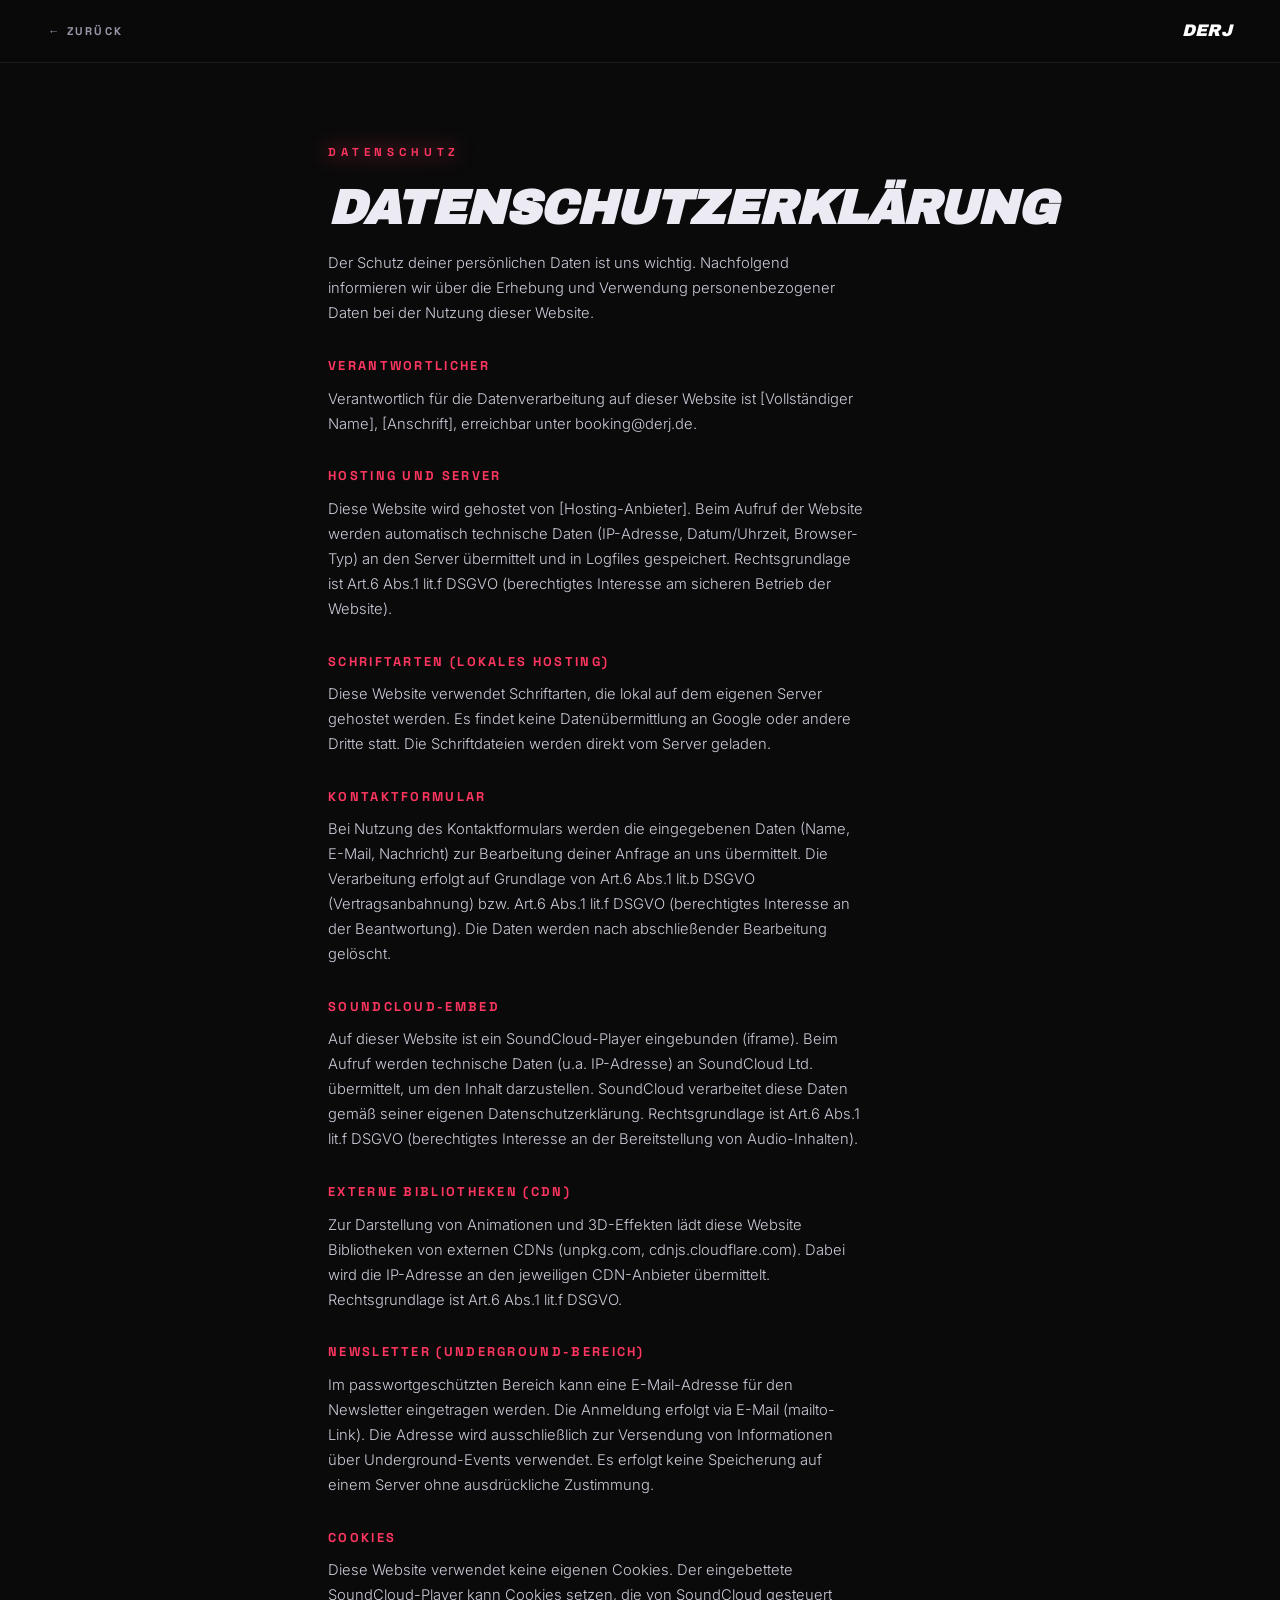
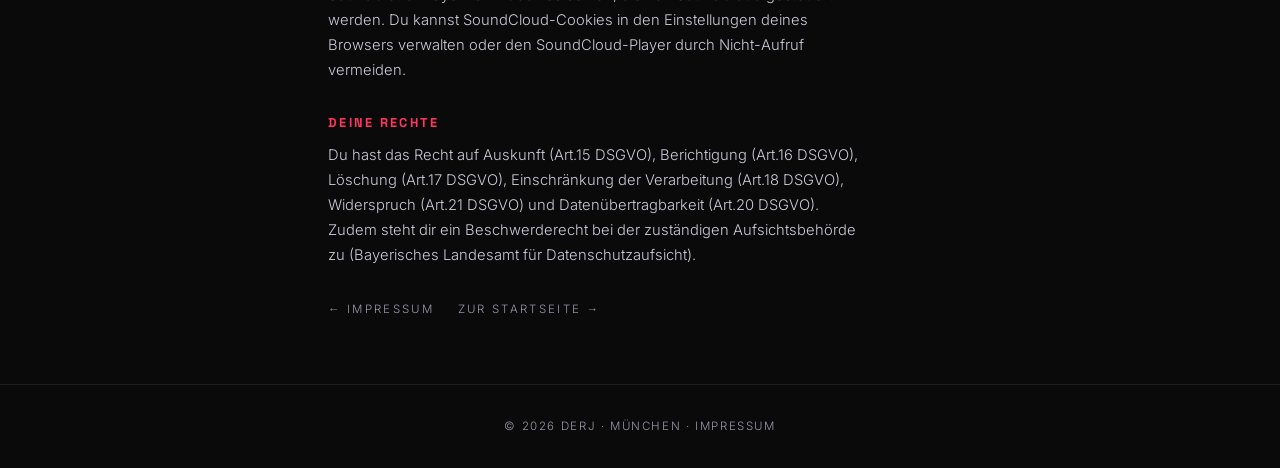
<file: datenschutz.html>
<!DOCTYPE html>
<html lang="de">
<head>
<meta charset="UTF-8" />
<meta name="viewport" content="width=device-width, initial-scale=1.0" />
<meta name="theme-color" content="#0a0a0a" />
<meta name="robots" content="noindex,nofollow" />
<title>Datenschutz — DerJ</title>
<link rel="icon" href="data:image/svg+xml,<svg xmlns='http://www.w3.org/2000/svg' viewBox='0 0 100 100'><text y='.9em' font-size='90' font-weight='bold' font-style='italic' fill='%23ff3660'>D</text></svg>" />
<link rel="stylesheet" href="fonts/fonts.css" />
<style>
  :root{--void:#0a0a0a;--neon:#ff3660;--head:#eceaf2;--ink:#cfcad9;--muted:#9c97ab;
    --display:"Space Grotesk",sans-serif;--industrial:"Archivo Black","Anton",sans-serif;--body:"Inter",sans-serif}
  *{margin:0;padding:0;box-sizing:border-box}
  body{background:var(--void);color:var(--ink);font-family:var(--body);font-weight:300;line-height:1.7;
    -webkit-font-smoothing:antialiased;min-height:100vh;display:flex;flex-direction:column}
  .wrap{max-width:720px;margin:0 auto;padding:clamp(2rem,7vw,5rem) clamp(1.5rem,6vw,3rem) 4rem;flex:1;width:100%}
  .top-bar{position:sticky;top:0;z-index:5;display:flex;justify-content:space-between;align-items:center;
    padding:1.05rem clamp(1.2rem,5vw,3rem);background:rgba(10,10,10,.92);backdrop-filter:blur(10px);border-bottom:1px solid #ffffff14}
  .back{color:var(--muted);text-decoration:none;font-family:var(--display);font-weight:700;font-size:.7rem;
    letter-spacing:.2em;text-transform:uppercase;transition:color .3s}
  .back:hover{color:var(--neon)}
  .brand{font-family:var(--industrial);font-style:italic;letter-spacing:.02em;font-size:1.05rem;
    text-transform:uppercase;color:#fff;text-decoration:none}
  .eyebrow{font-family:var(--display);font-weight:700;font-size:.72rem;letter-spacing:.42em;text-transform:uppercase;
    color:var(--neon);margin-bottom:1.4rem;filter:drop-shadow(0 0 10px var(--neon))}
  h2{font-family:var(--industrial);font-style:italic;font-size:clamp(1.8rem,5vw,3rem);line-height:.98;
    letter-spacing:-.01em;text-transform:uppercase;margin-bottom:1.2rem;color:var(--head)}
  h3{font-family:var(--display);font-weight:700;color:var(--neon);font-size:.8rem;letter-spacing:.18em;
    text-transform:uppercase;margin:1.8rem 0 .6rem}
  p{font-size:.92rem;line-height:1.7;color:var(--ink);max-width:60ch;margin-bottom:.6rem}
  .legal-link{display:flex;gap:1.5rem;justify-content:flex-start;margin-top:2rem;flex-wrap:wrap}
  .legal-link a{color:var(--muted);font-size:.72rem;letter-spacing:.2em;text-transform:uppercase;
    text-decoration:none;transition:color .3s}
  .legal-link a:hover{color:var(--neon)}
  footer{border-top:1px solid #ffffff14;padding:2rem clamp(1.5rem,6vw,7rem);text-align:center;
    color:var(--muted);font-size:.72rem;letter-spacing:.14em;text-transform:uppercase}
  footer a{color:var(--muted);text-decoration:none;transition:color .3s}
  footer a:hover{color:var(--neon)}
</style>
</head>
<body>

<div class="top-bar">
  <a href="index.html" class="back">← Zurück</a>
  <a href="index.html" class="brand">DerJ</a>
</div>

<div class="wrap">
  <div class="eyebrow">Datenschutz</div>
  <h2>Datenschutzerklärung</h2>
  <p>Der Schutz deiner persönlichen Daten ist uns wichtig. Nachfolgend informieren wir über die Erhebung und Verwendung personenbezogener Daten bei der Nutzung dieser Website.</p>

  <h3>Verantwortlicher</h3>
  <p>Verantwortlich für die Datenverarbeitung auf dieser Website ist [Vollständiger Name], [Anschrift], erreichbar unter booking@derj.de.</p>

  <h3>Hosting und Server</h3>
  <p>Diese Website wird gehostet von [Hosting-Anbieter]. Beim Aufruf der Website werden automatisch technische Daten (IP-Adresse, Datum/Uhrzeit, Browser-Typ) an den Server übermittelt und in Logfiles gespeichert. Rechtsgrundlage ist Art.6 Abs.1 lit.f DSGVO (berechtigtes Interesse am sicheren Betrieb der Website).</p>

  <h3>Schriftarten (lokales Hosting)</h3>
  <p>Diese Website verwendet Schriftarten, die lokal auf dem eigenen Server gehostet werden. Es findet keine Datenübermittlung an Google oder andere Dritte statt. Die Schriftdateien werden direkt vom Server geladen.</p>

  <h3>Kontaktformular</h3>
  <p>Bei Nutzung des Kontaktformulars werden die eingegebenen Daten (Name, E-Mail, Nachricht) zur Bearbeitung deiner Anfrage an uns übermittelt. Die Verarbeitung erfolgt auf Grundlage von Art.6 Abs.1 lit.b DSGVO (Vertragsanbahnung) bzw. Art.6 Abs.1 lit.f DSGVO (berechtigtes Interesse an der Beantwortung). Die Daten werden nach abschließender Bearbeitung gelöscht.</p>

  <h3>SoundCloud-Embed</h3>
  <p>Auf dieser Website ist ein SoundCloud-Player eingebunden (iframe). Beim Aufruf werden technische Daten (u.a. IP-Adresse) an SoundCloud Ltd. übermittelt, um den Inhalt darzustellen. SoundCloud verarbeitet diese Daten gemäß seiner eigenen Datenschutzerklärung. Rechtsgrundlage ist Art.6 Abs.1 lit.f DSGVO (berechtigtes Interesse an der Bereitstellung von Audio-Inhalten).</p>

  <h3>Externe Bibliotheken (CDN)</h3>
  <p>Zur Darstellung von Animationen und 3D-Effekten lädt diese Website Bibliotheken von externen CDNs (unpkg.com, cdnjs.cloudflare.com). Dabei wird die IP-Adresse an den jeweiligen CDN-Anbieter übermittelt. Rechtsgrundlage ist Art.6 Abs.1 lit.f DSGVO.</p>

  <h3>Newsletter (Underground-Bereich)</h3>
  <p>Im passwortgeschützten Bereich kann eine E-Mail-Adresse für den Newsletter eingetragen werden. Die Anmeldung erfolgt via E-Mail (mailto-Link). Die Adresse wird ausschließlich zur Versendung von Informationen über Underground-Events verwendet. Es erfolgt keine Speicherung auf einem Server ohne ausdrückliche Zustimmung.</p>

  <h3>Cookies</h3>
  <p>Diese Website verwendet keine eigenen Cookies. Der eingebettete SoundCloud-Player kann Cookies setzen, die von SoundCloud gesteuert werden. Du kannst SoundCloud-Cookies in den Einstellungen deines Browsers verwalten oder den SoundCloud-Player durch Nicht-Aufruf vermeiden.</p>

  <h3>Deine Rechte</h3>
  <p>Du hast das Recht auf Auskunft (Art.15 DSGVO), Berichtigung (Art.16 DSGVO), Löschung (Art.17 DSGVO), Einschränkung der Verarbeitung (Art.18 DSGVO), Widerspruch (Art.21 DSGVO) und Datenübertragbarkeit (Art.20 DSGVO). Zudem steht dir ein Beschwerderecht bei der zuständigen Aufsichtsbehörde zu (Bayerisches Landesamt für Datenschutzaufsicht).</p>

  <div class="legal-link">
    <a href="impressum.html">← Impressum</a>
    <a href="index.html">Zur Startseite →</a>
  </div>
</div>

<footer>
  <span>© 2026 DerJ · München · <a href="impressum.html">Impressum</a></span>
</footer>

</body>
</html>
</file>
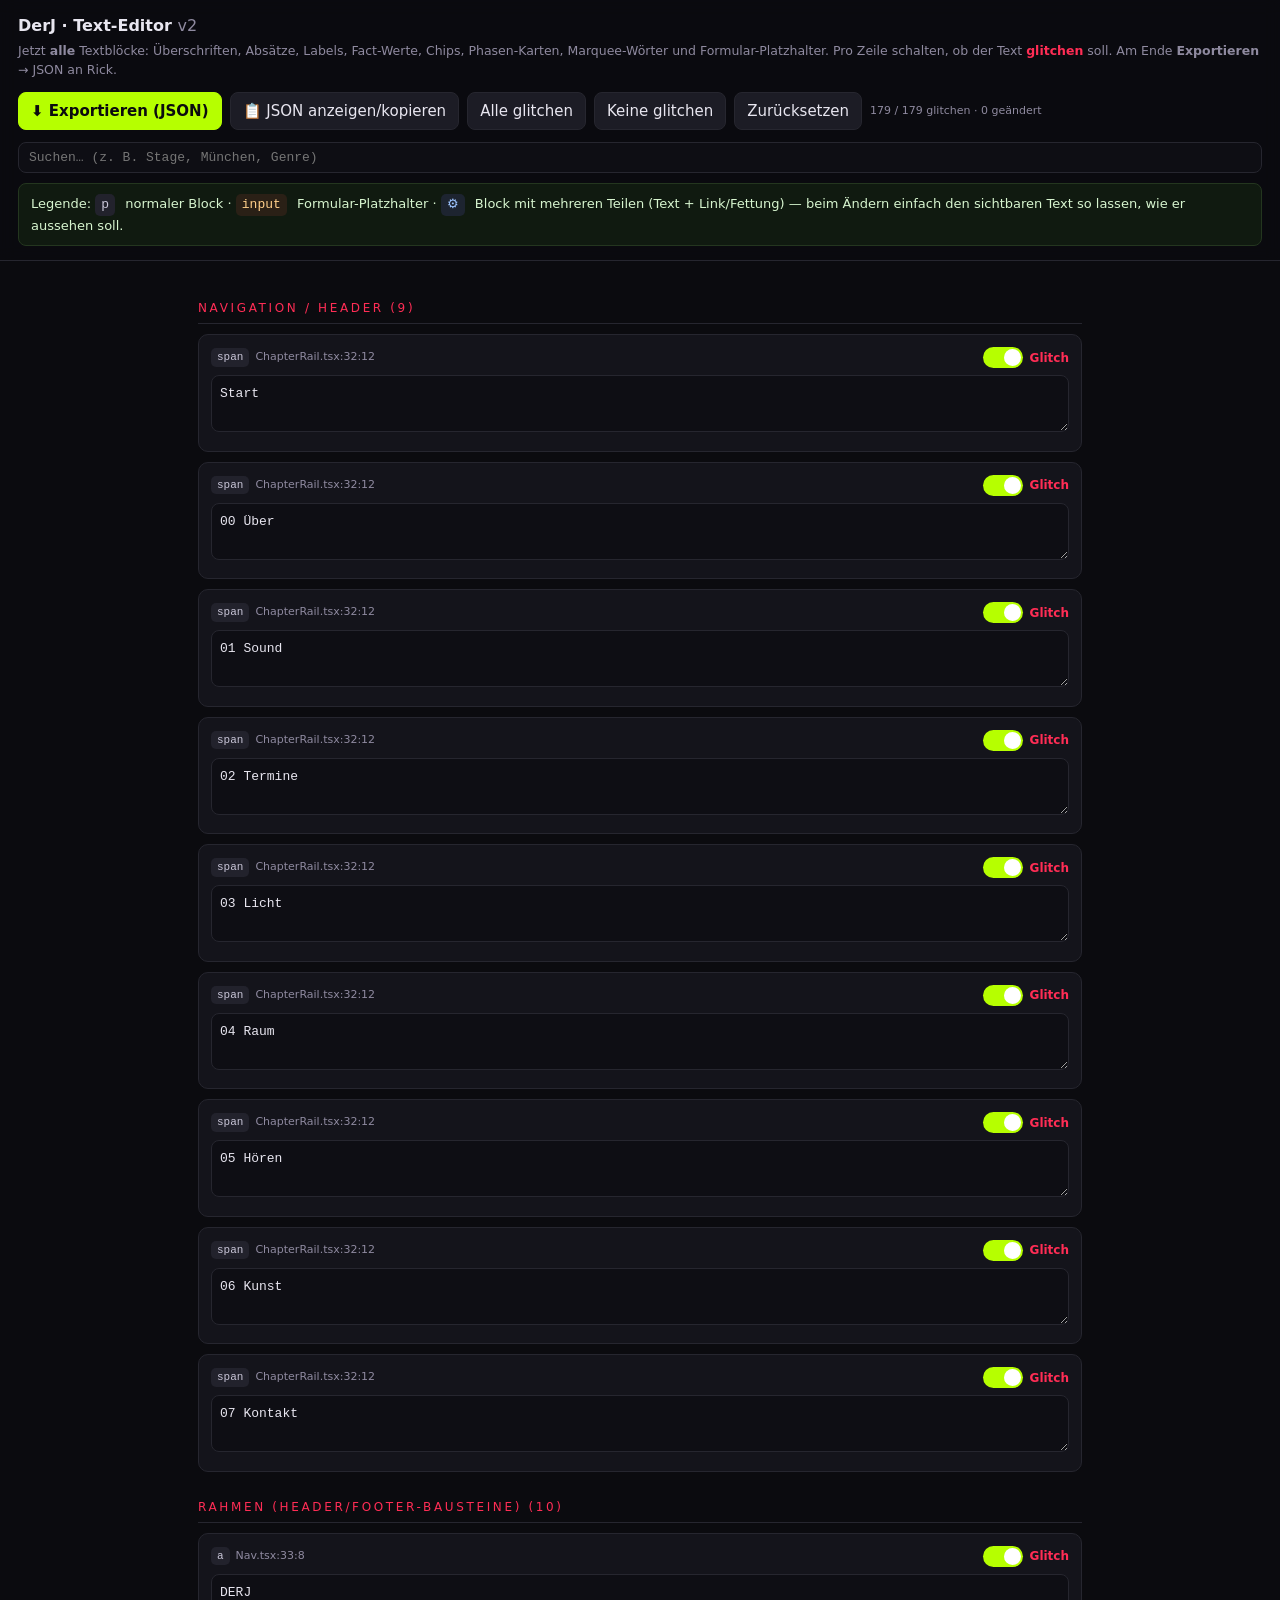
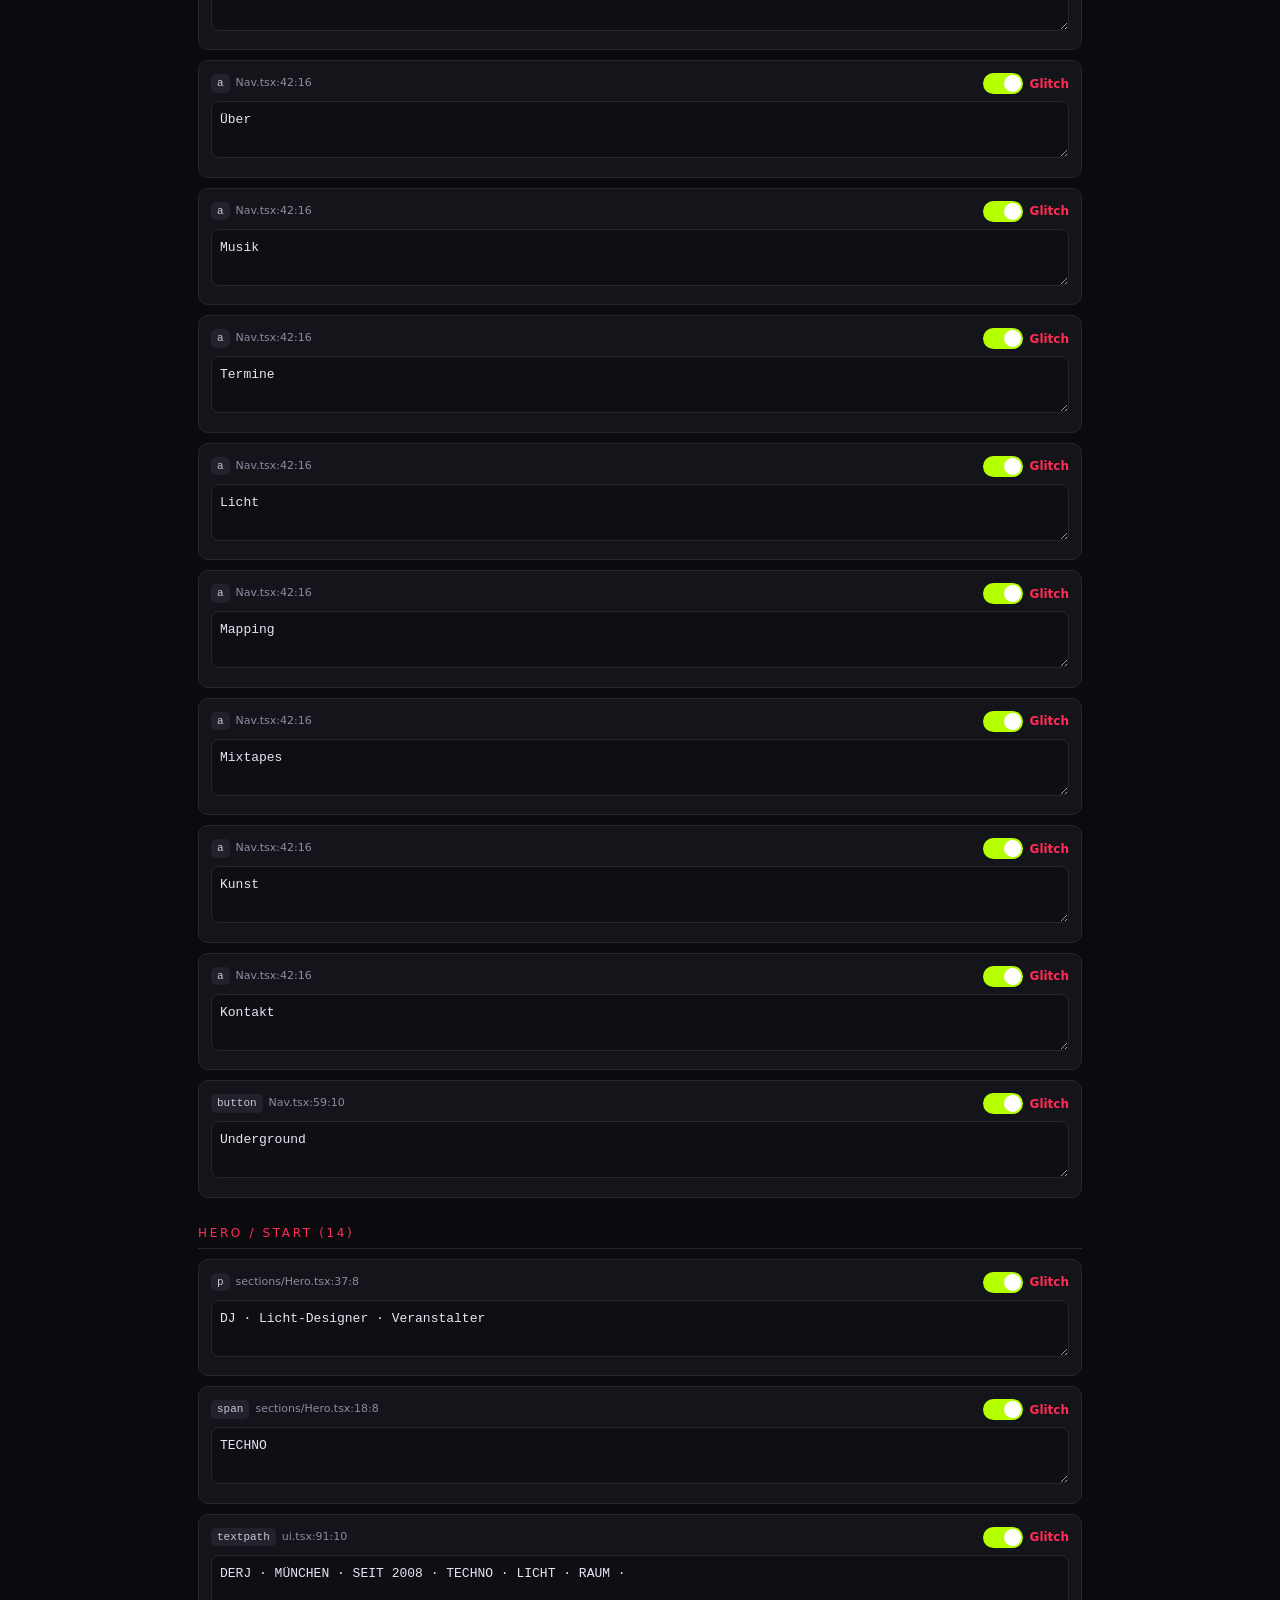
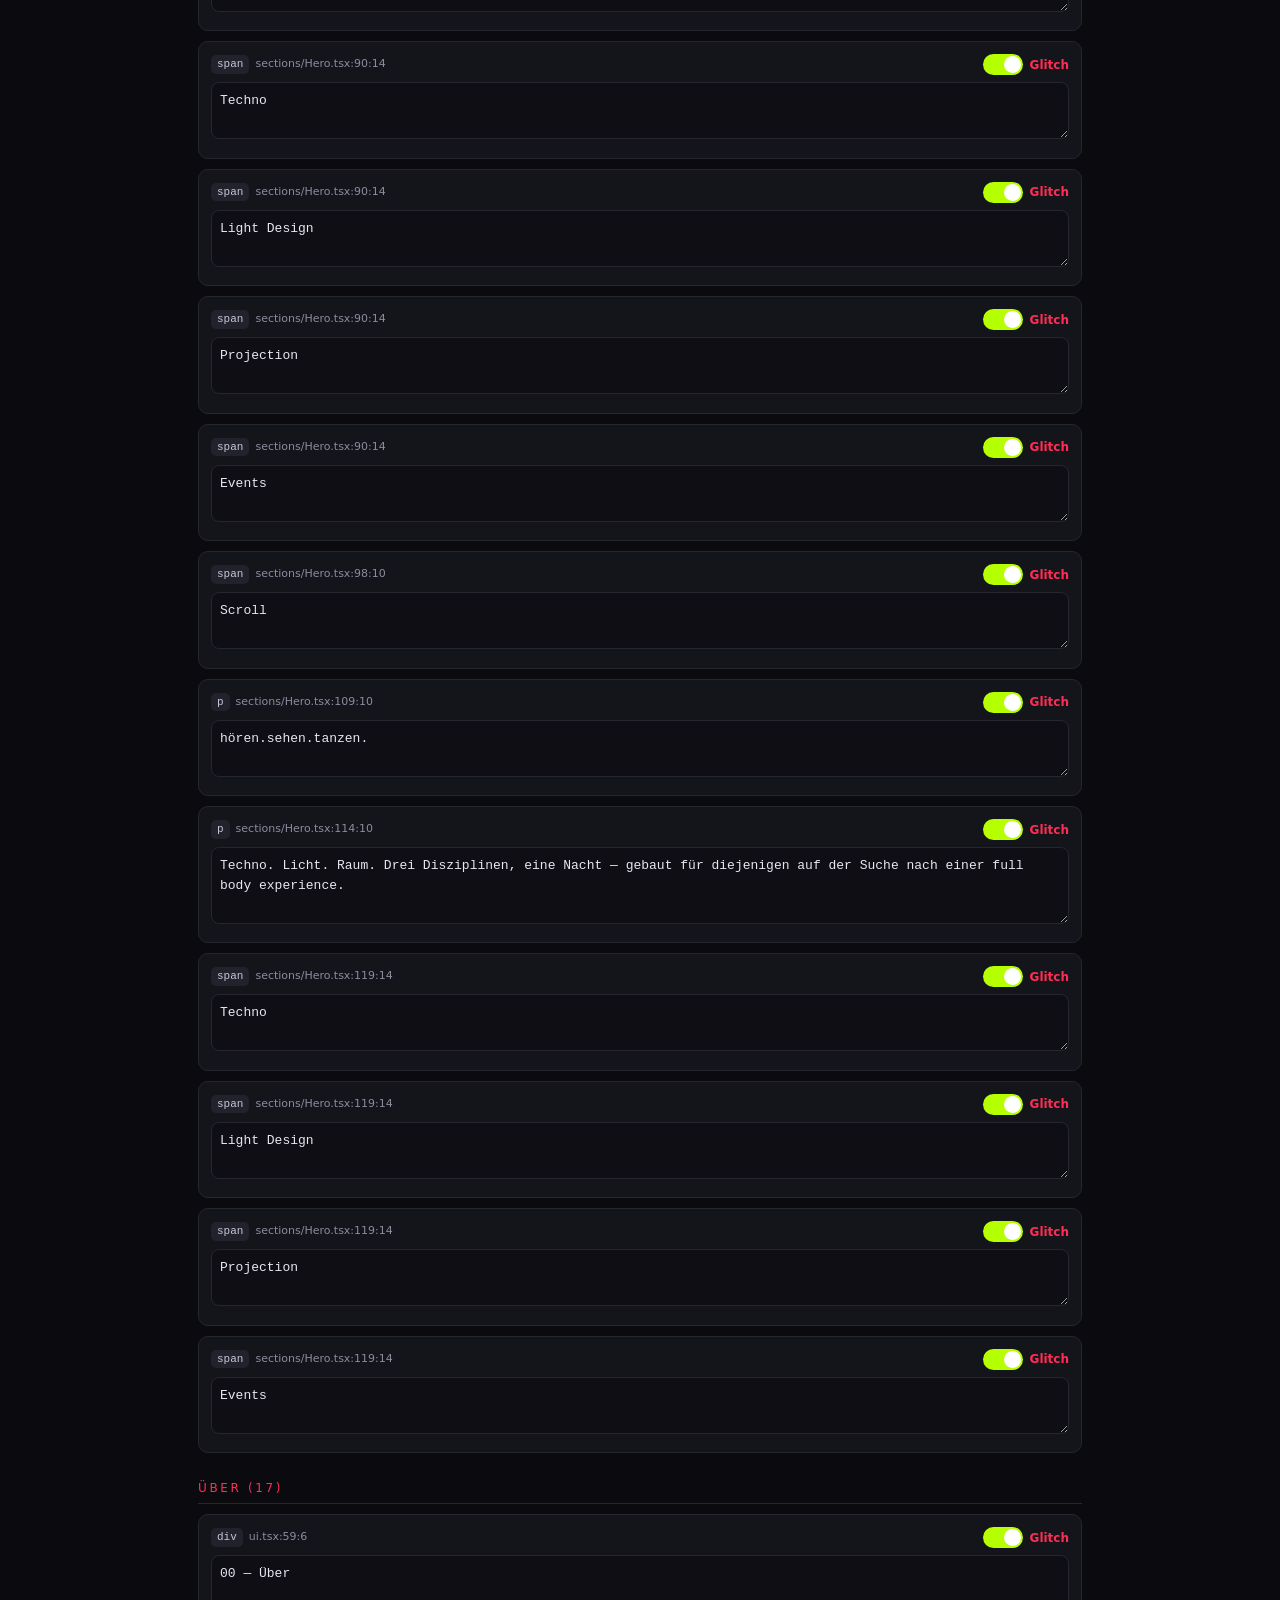
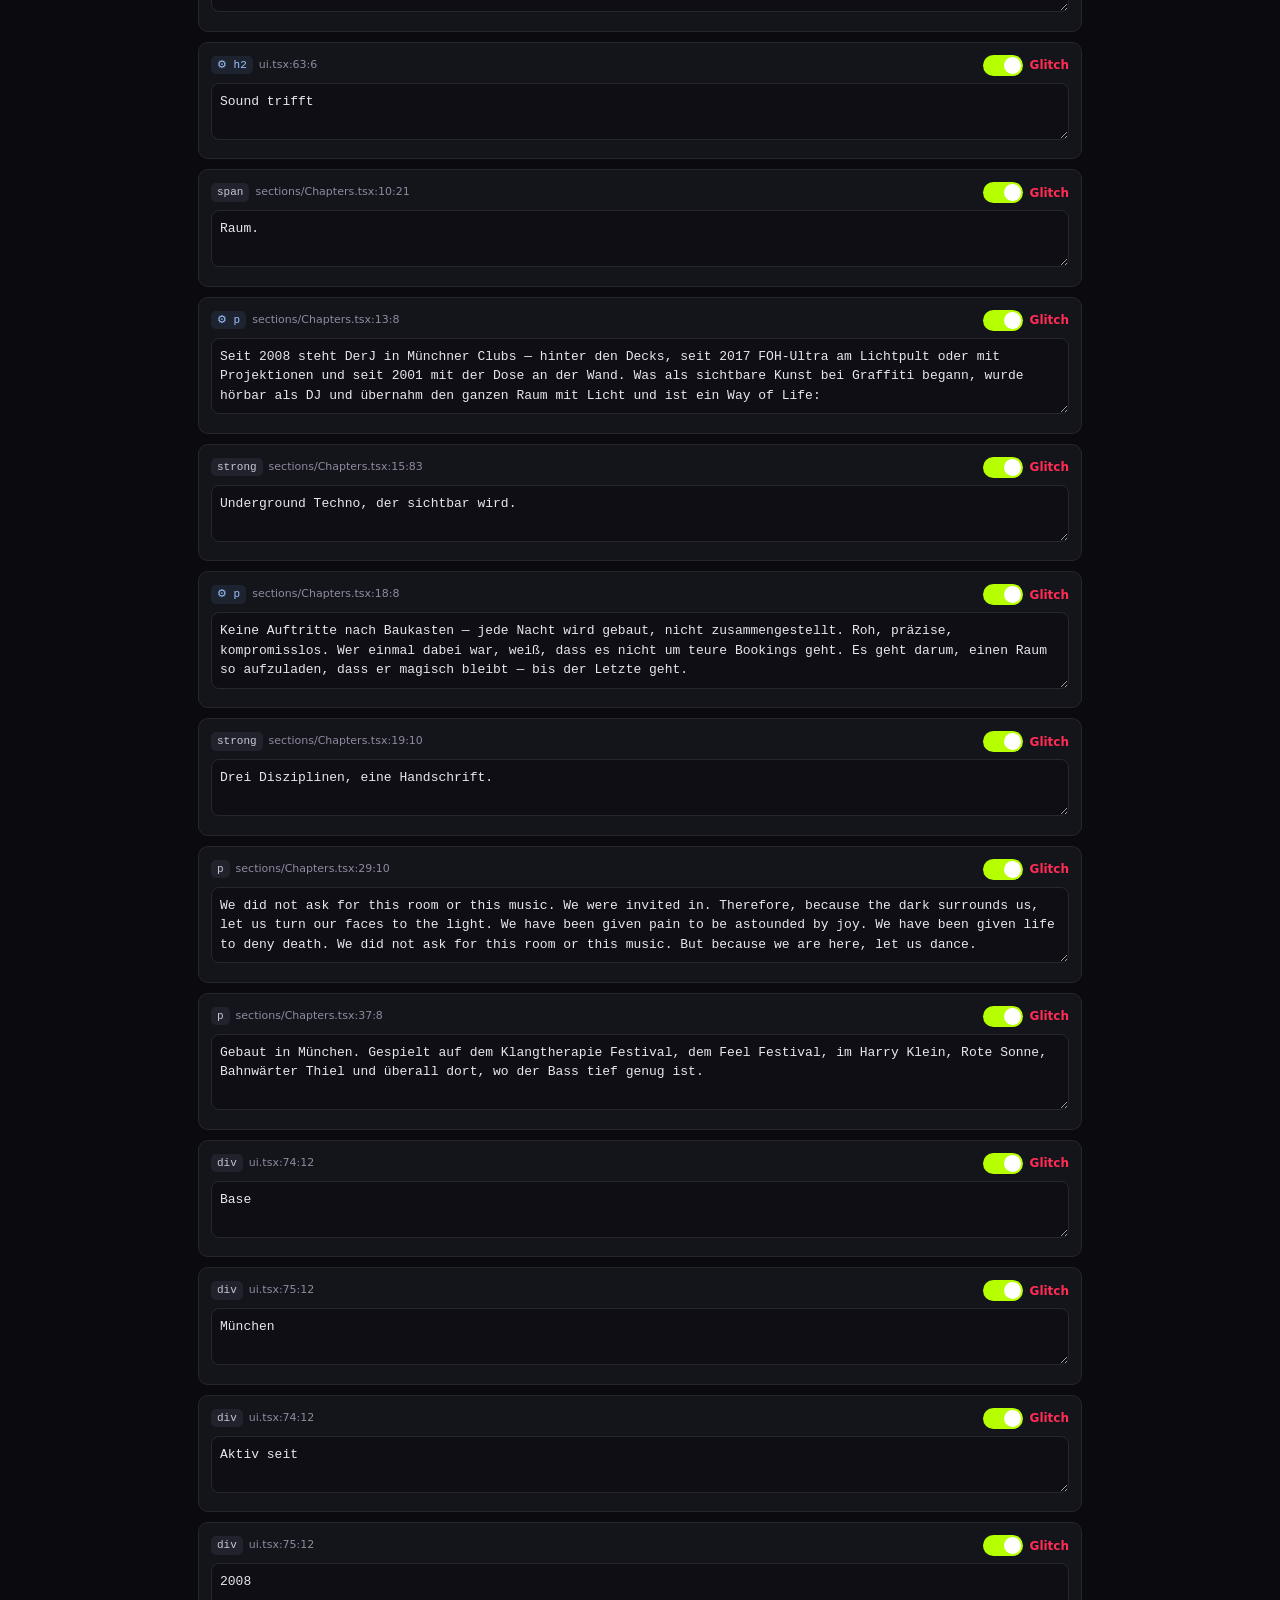
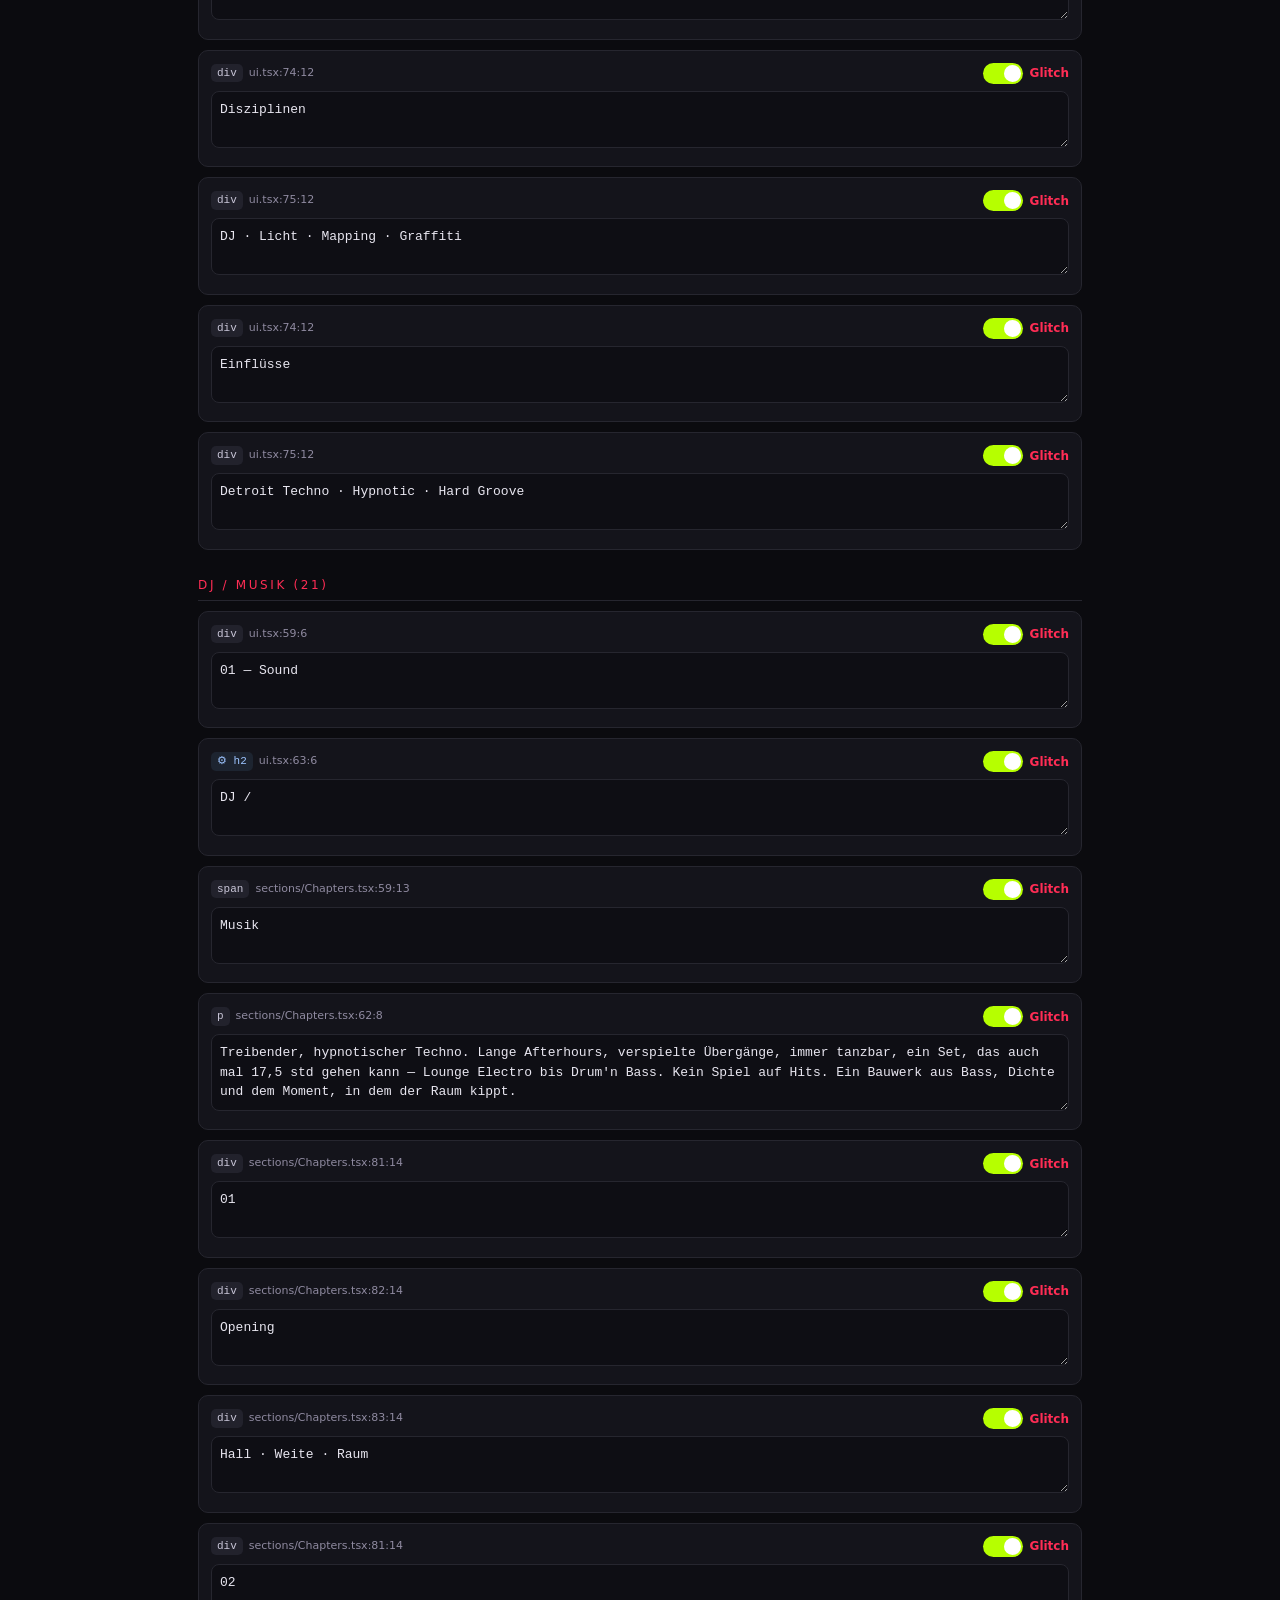
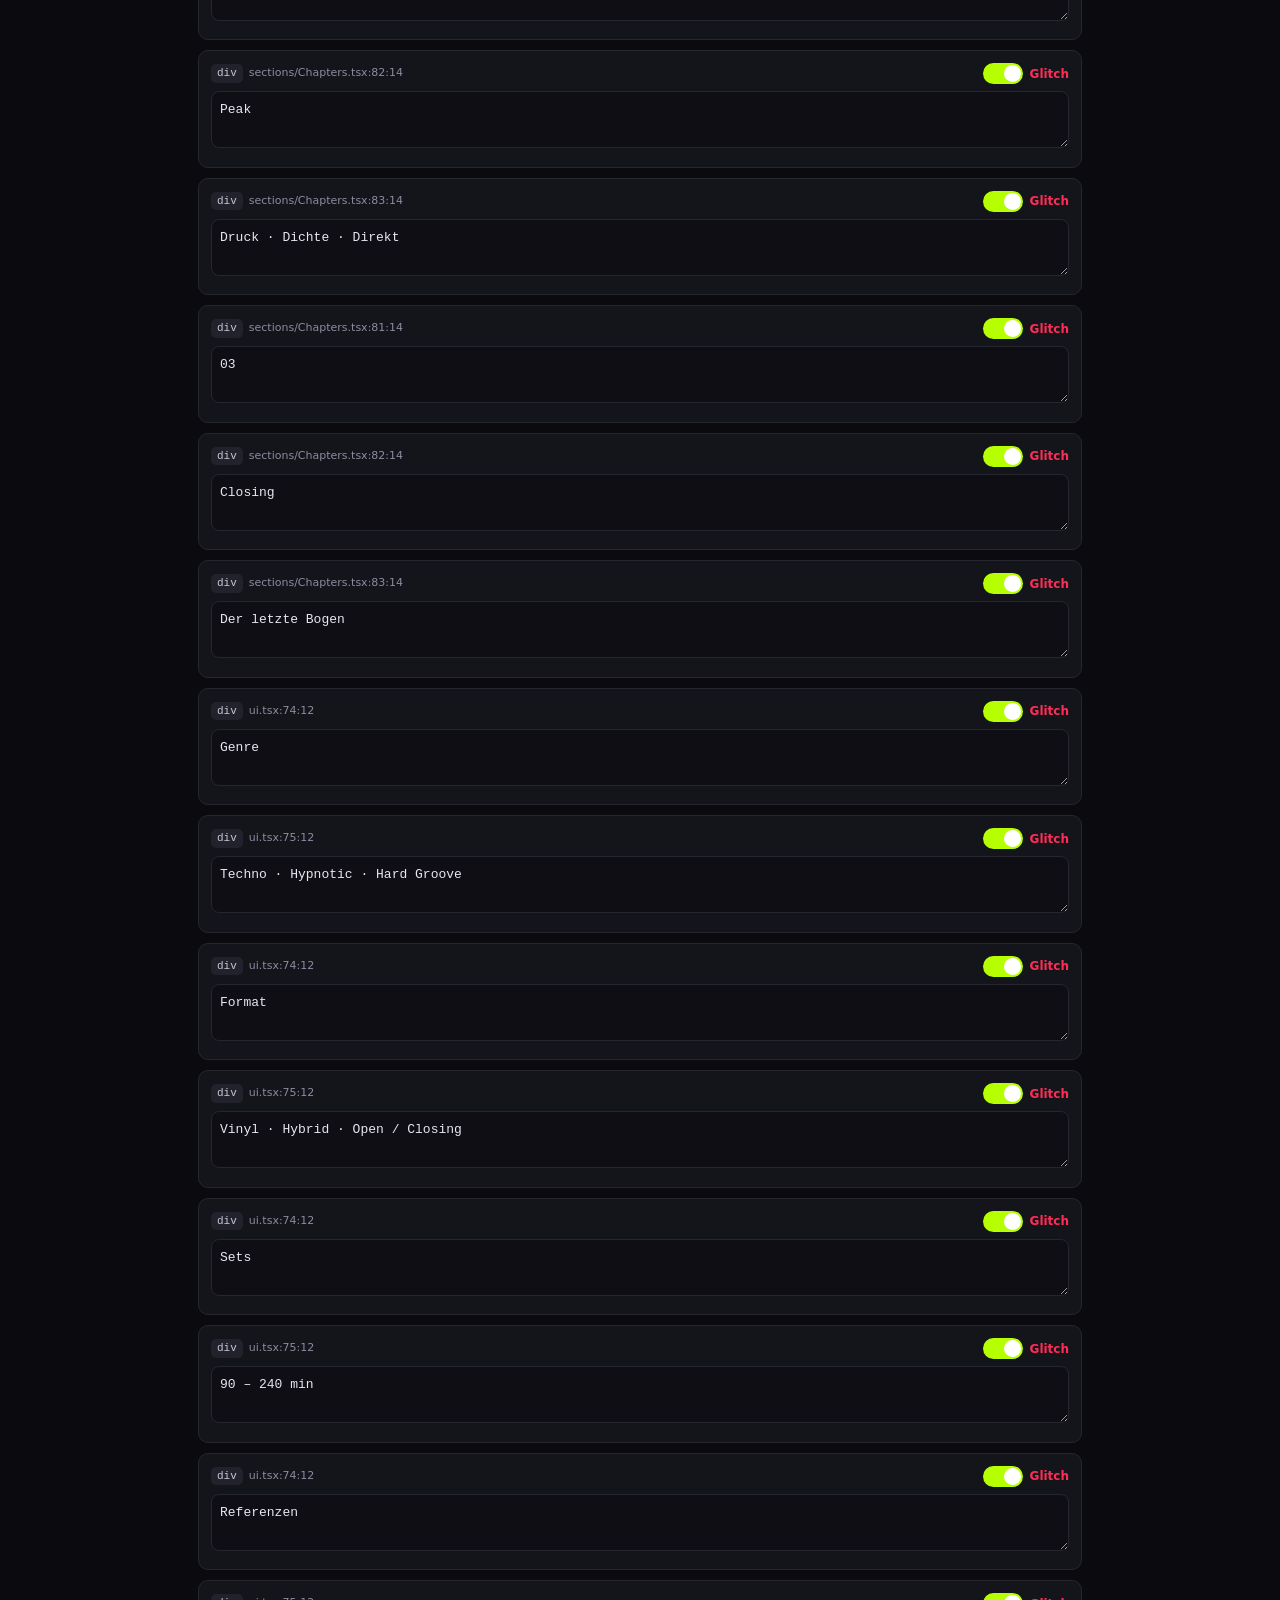
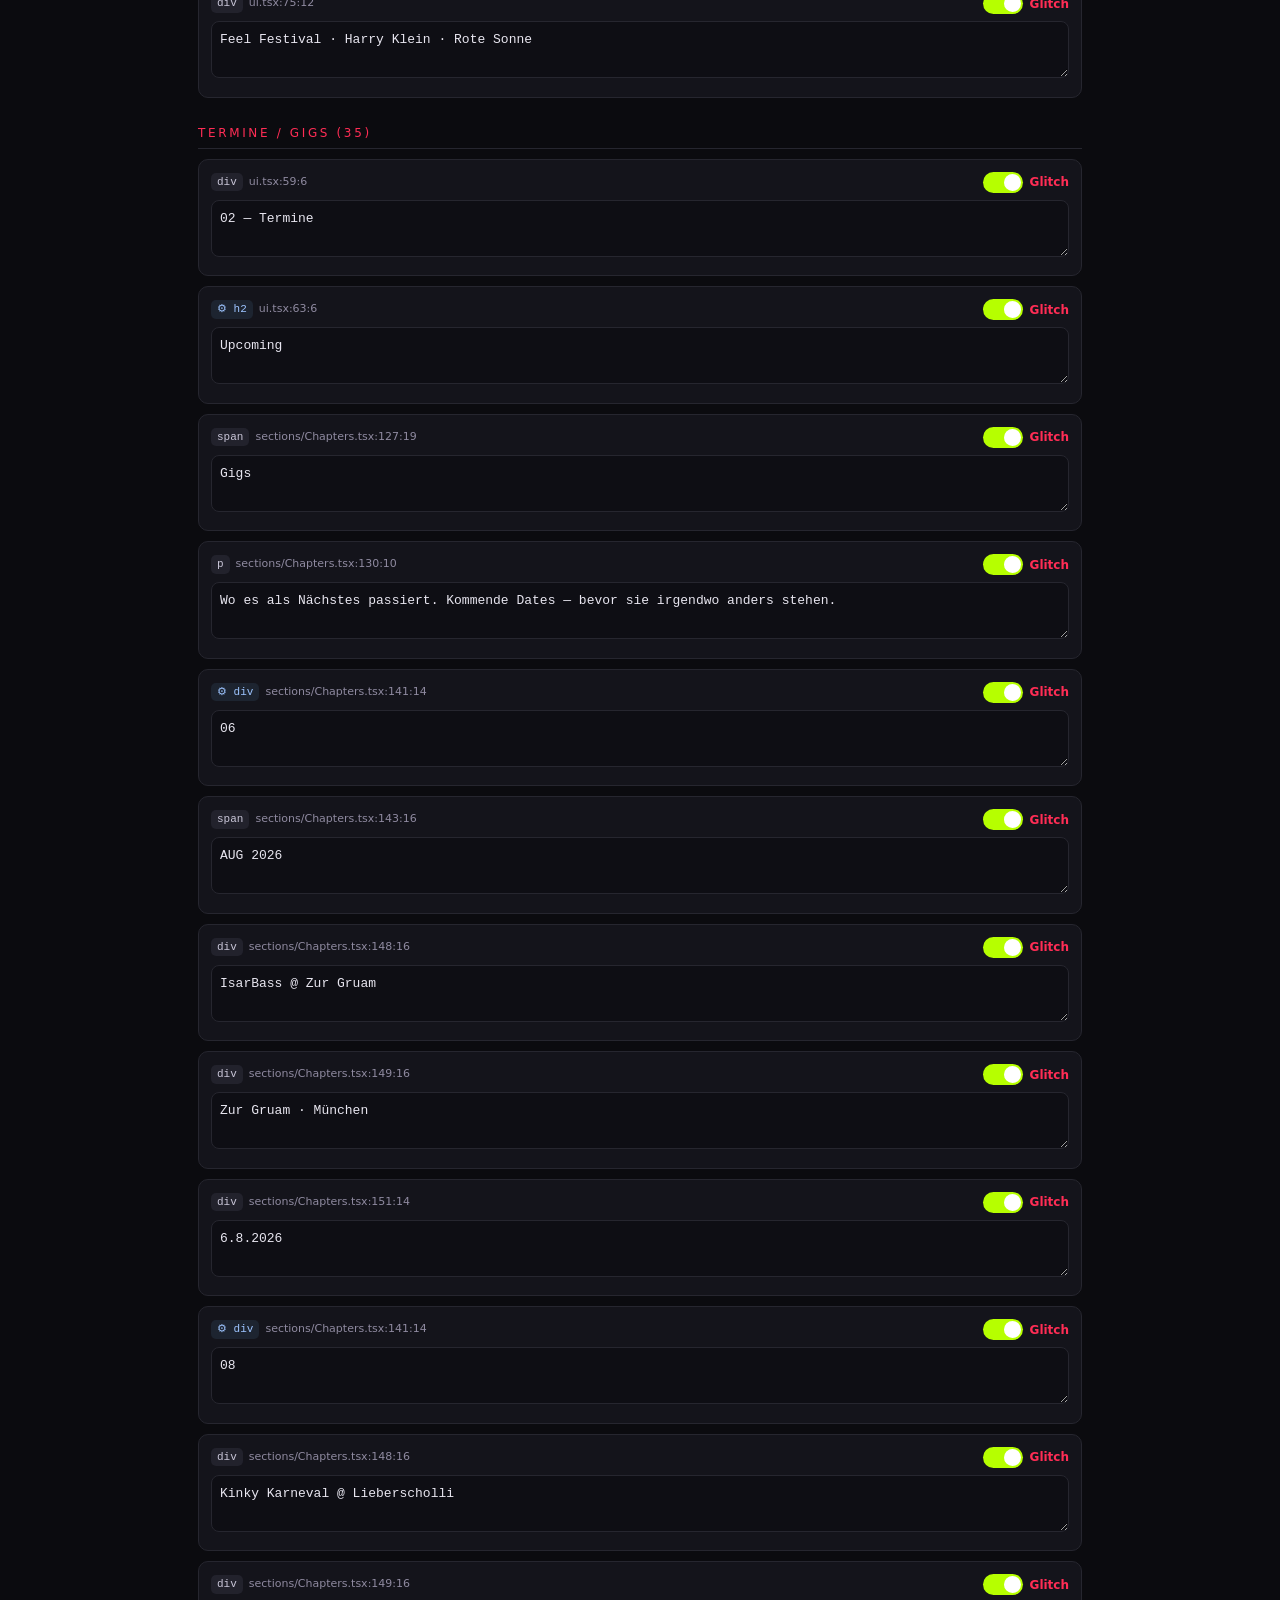
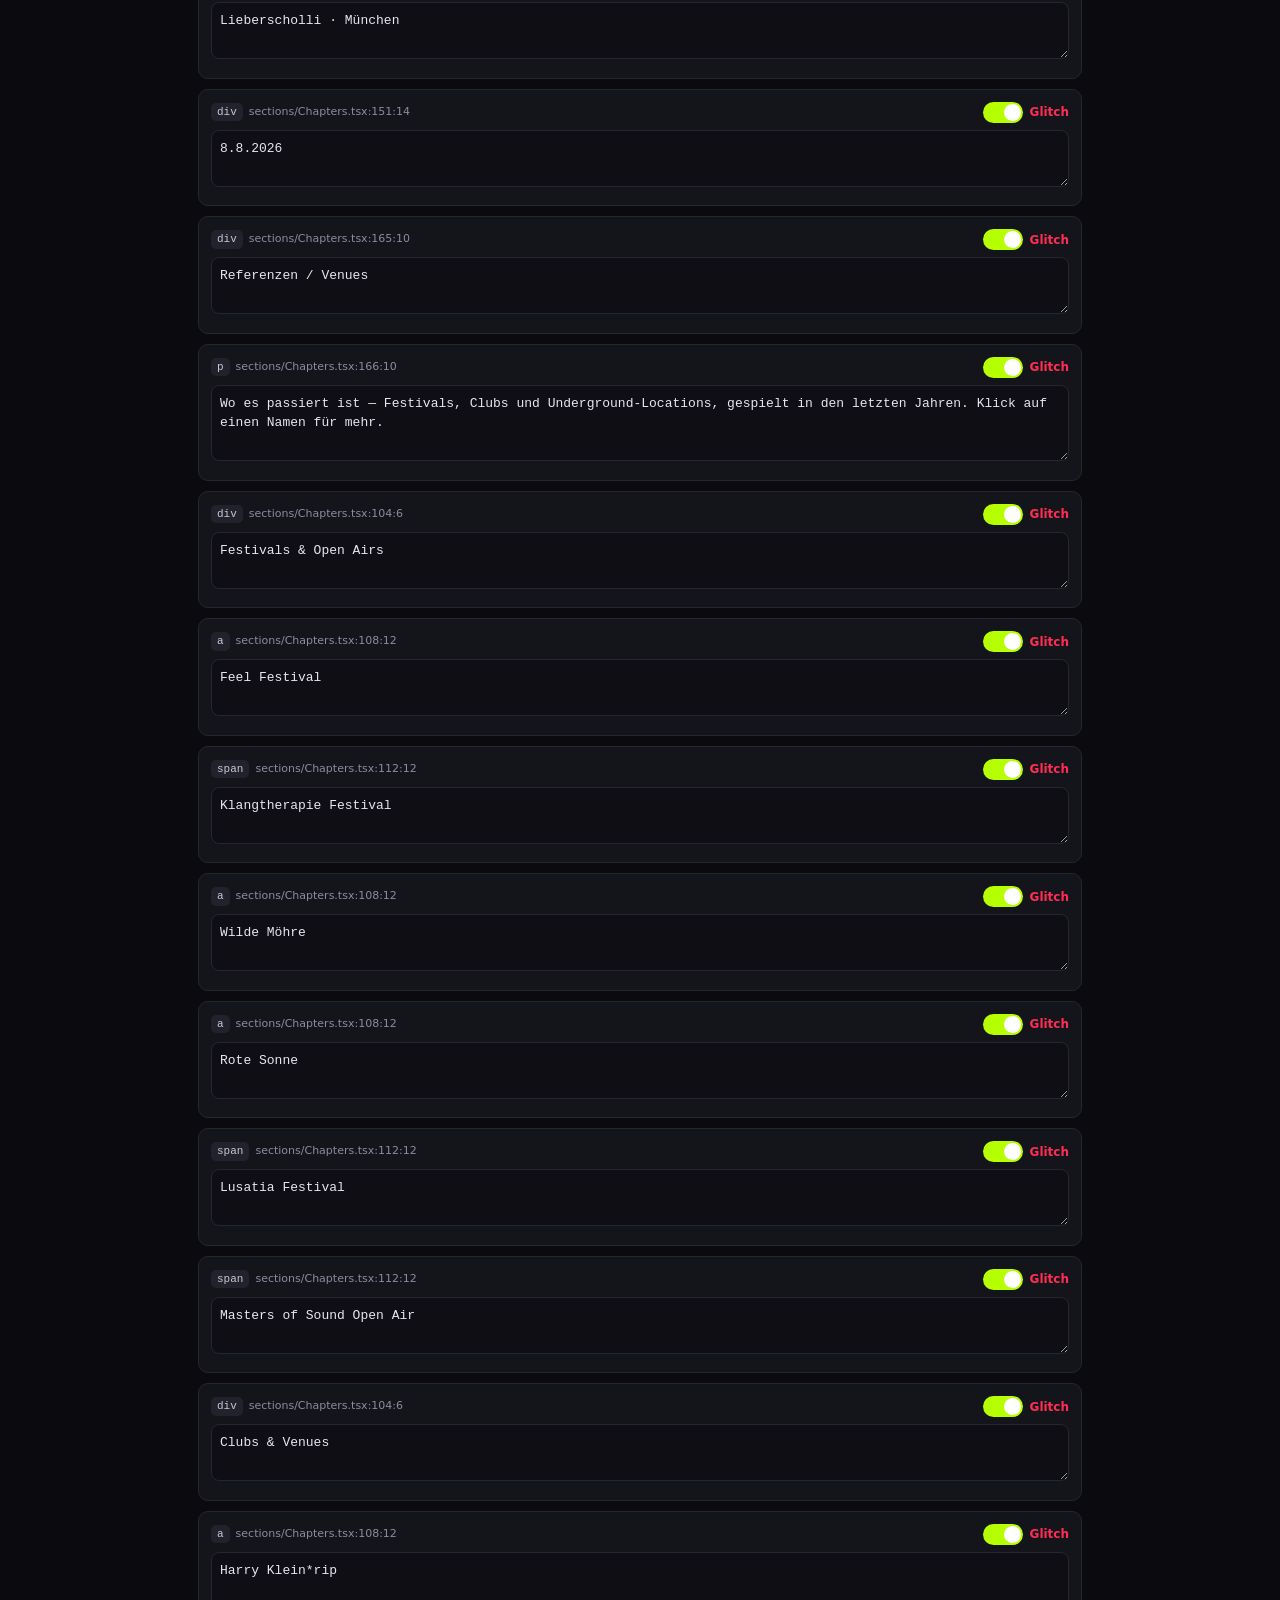
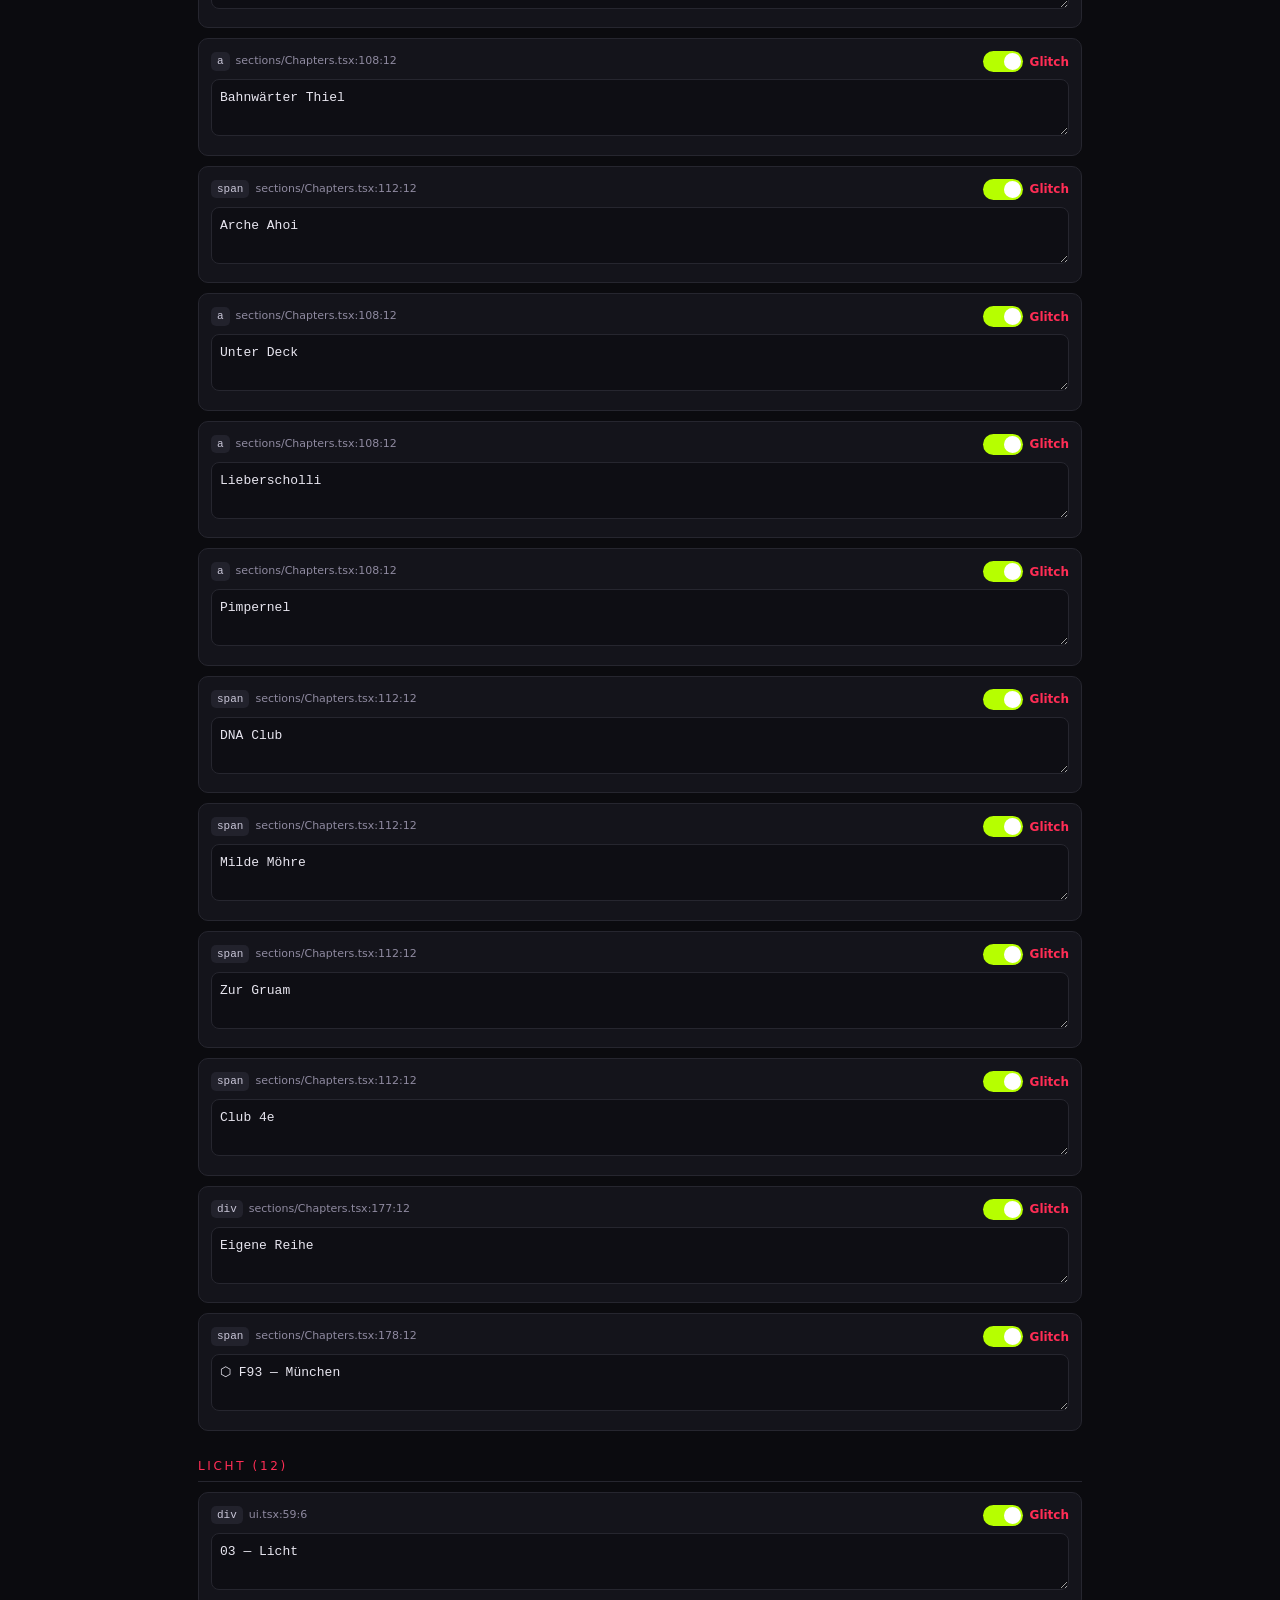
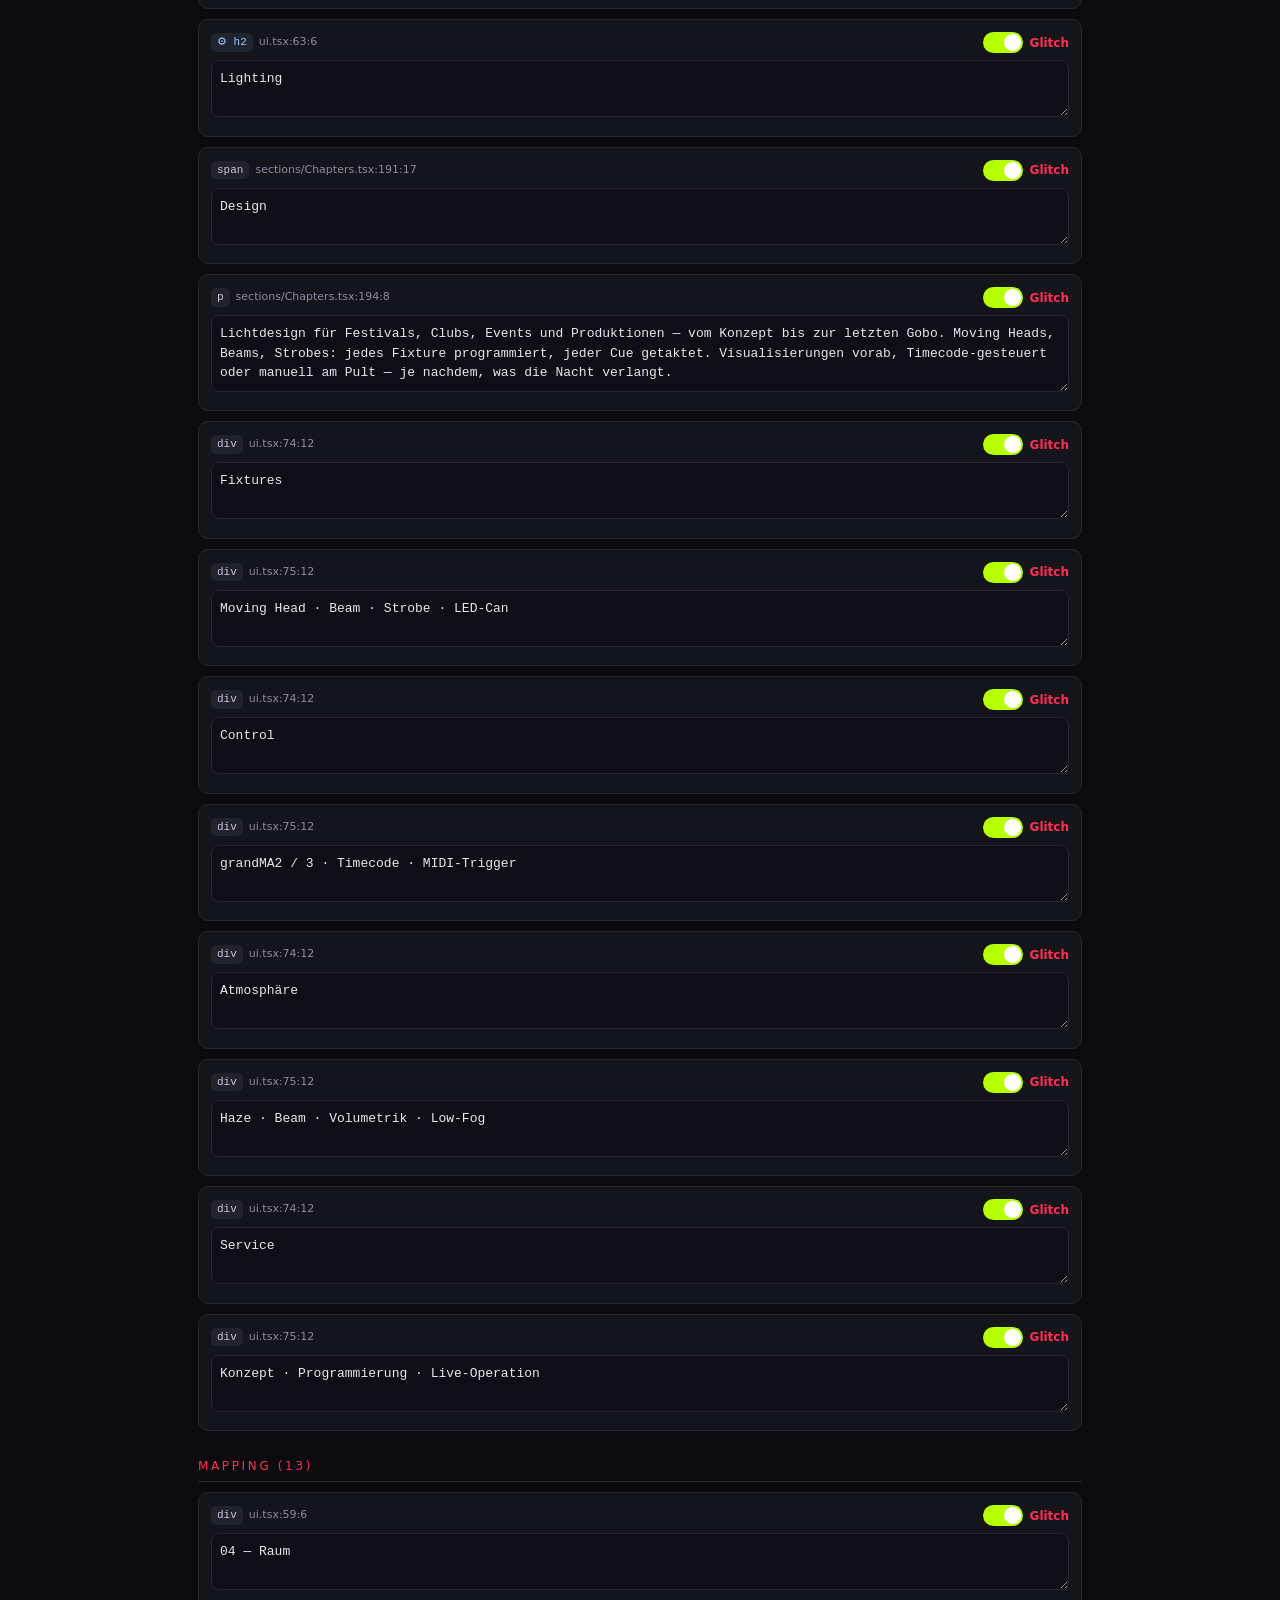
<file: editor.html>
<!doctype html><html lang="de"><head>
<meta charset="utf-8">
<meta name="viewport" content="width=device-width,initial-scale=1">
<meta name="robots" content="noindex,nofollow">
<title>DerJ · Text-Editor v2</title>
<style>
:root{--bg:#0b0b0f;--card:#14141b;--line:#26262f;--ink:#e8e6f0;--mut:#8f8aa0;--acid:#b6ff00;--hot:#ff2d55}
*{box-sizing:border-box}
body{margin:0;background:var(--bg);color:var(--ink);font:15px/1.5 system-ui,Segoe UI,sans-serif}
header{position:sticky;top:0;background:#0b0b0fee;backdrop-filter:blur(8px);border-bottom:1px solid var(--line);padding:14px 18px;z-index:5}
h1{font-size:16px;margin:0 0 4px}
.sub{color:var(--mut);font-size:12.5px}
.bar{display:flex;gap:8px;flex-wrap:wrap;margin-top:12px;align-items:center}
button{font:inherit;background:#1c1c25;color:var(--ink);border:1px solid var(--line);border-radius:8px;padding:7px 12px;cursor:pointer}
button:hover{border-color:var(--hot)}
button.primary{background:var(--acid);color:#0b0b0f;border-color:var(--acid);font-weight:700}
main{max-width:920px;margin:0 auto;padding:12px 18px 60px}
.grp{margin:26px 0 8px;font-size:12px;letter-spacing:.22em;text-transform:uppercase;color:var(--hot);border-bottom:1px solid var(--line);padding-bottom:6px}
.item{background:var(--card);border:1px solid var(--line);border-radius:10px;padding:12px;margin:10px 0}
.item.changed{border-color:var(--acid)}
.row{display:flex;justify-content:space-between;align-items:center;gap:10px;margin-bottom:7px}
.meta{font-size:11px;color:var(--mut);overflow:hidden;text-overflow:ellipsis;white-space:nowrap}
.tag{display:inline-block;background:#22222c;border-radius:5px;padding:1px 6px;margin-right:6px;font-family:ui-monospace,monospace;color:#c9c6d8}
.tag.ph{background:#2a2016;color:#ffcf8a}
.tag.cmp{background:#1d2430;color:#9dc4ff}
textarea{width:100%;background:#0e0e14;color:var(--ink);border:1px solid var(--line);border-radius:8px;padding:8px;font:13px/1.5 ui-monospace,monospace;resize:vertical}
.sw{display:flex;align-items:center;gap:7px;font-size:12px;color:var(--mut);user-select:none;cursor:pointer;white-space:nowrap}
.sw input{appearance:none;-webkit-appearance:none;width:40px;height:21px;background:#2a2a34;border-radius:20px;position:relative;cursor:pointer;transition:.15s;margin:0;flex:0 0 auto}
.sw input:checked{background:var(--acid)}
.sw input::after{content:"";position:absolute;top:2px;left:2px;width:17px;height:17px;border-radius:50%;background:#fff;transition:.15s}
.sw input:checked::after{transform:translateX(19px)}
.glitchword{color:var(--hot);font-weight:600}
#out{width:100%;height:130px;margin-top:10px;display:none;background:#0e0e14;color:#cfcbe0;border:1px solid var(--line);border-radius:8px;padding:8px;font:12px/1.45 ui-monospace,monospace}
footer{color:var(--mut);font-size:12px;padding:20px;text-align:center;border-top:1px solid var(--line)}
.hint{background:#101a10;border:1px solid #24361f;color:#d7f5cf;border-radius:8px;padding:10px 12px;font-size:13px;margin:10px 0 0}
.q{display:flex;gap:6px;align-items:center}
input.search{flex:1;background:#0e0e14;color:var(--ink);border:1px solid var(--line);border-radius:8px;padding:7px 10px;font:13px ui-monospace,monospace}
</style></head><body>
<header>
  <h1>DerJ · Text-Editor <span style="color:var(--mut);font-weight:400">v2</span></h1>
  <div class="sub">Jetzt <b>alle</b> Textblöcke: Überschriften, Absätze, Labels, Fact-Werte, Chips, Phasen-Karten, Marquee-Wörter und Formular-Platzhalter. Pro Zeile schalten, ob der Text <span class="glitchword">glitchen</span> soll. Am Ende <b>Exportieren</b> → JSON an Rick.</div>
  <div class="bar">
    <button class="primary" id="exp">⬇ Exportieren (JSON)</button>
    <button id="copy">📋 JSON anzeigen/kopieren</button>
    <button id="allOn">Alle glitchen</button>
    <button id="allOff">Keine glitchen</button>
    <button id="reset">Zurücksetzen</button>
    <span class="meta" id="cnt"></span>
  </div>
  <div class="bar q"><input class="search" id="q" placeholder="Suchen… (z. B. Stage, München, Genre)"></div>
  <div class="hint">Legende: <span class="tag">p</span> normaler Block · <span class="tag ph">input</span> Formular-Platzhalter · <span class="tag cmp">⚙</span> Block mit mehreren Teilen (Text + Link/Fettung) — beim Ändern einfach den sichtbaren Text so lassen, wie er aussehen soll.</div>
  <textarea id="out" readonly spellcheck="false"></textarea>
</header>
<main id="main"></main>
<footer>Autosave läuft lokal im Browser (localStorage). Es wird nichts hochgeladen.</footer>
<script>
var DATA = [{"tag":"span","kind":"text","text":"Start","sec":"flex","path":"div#root > aside.hidden.xl:flex.fixed > a.group.flex.items-center > span.transition-all.duration-500.text-hot","loc":"src/components/ChapterRail.tsx:32:12","self":"src/components/ChapterRail.tsx:32:12","compound":false},{"tag":"span","kind":"text","text":"00 Über","sec":"flex","path":"div#root > aside.hidden.xl:flex.fixed > a.group.flex.items-center > span.transition-all.duration-500.text-muted","loc":"src/components/ChapterRail.tsx:32:12","self":"src/components/ChapterRail.tsx:32:12","compound":false},{"tag":"span","kind":"text","text":"01 Sound","sec":"flex","path":"div#root > aside.hidden.xl:flex.fixed > a.group.flex.items-center > span.transition-all.duration-500.text-muted","loc":"src/components/ChapterRail.tsx:32:12","self":"src/components/ChapterRail.tsx:32:12","compound":false},{"tag":"span","kind":"text","text":"02 Termine","sec":"flex","path":"div#root > aside.hidden.xl:flex.fixed > a.group.flex.items-center > span.transition-all.duration-500.text-muted","loc":"src/components/ChapterRail.tsx:32:12","self":"src/components/ChapterRail.tsx:32:12","compound":false},{"tag":"span","kind":"text","text":"03 Licht","sec":"flex","path":"div#root > aside.hidden.xl:flex.fixed > a.group.flex.items-center > span.transition-all.duration-500.text-muted","loc":"src/components/ChapterRail.tsx:32:12","self":"src/components/ChapterRail.tsx:32:12","compound":false},{"tag":"span","kind":"text","text":"04 Raum","sec":"flex","path":"div#root > aside.hidden.xl:flex.fixed > a.group.flex.items-center > span.transition-all.duration-500.text-muted","loc":"src/components/ChapterRail.tsx:32:12","self":"src/components/ChapterRail.tsx:32:12","compound":false},{"tag":"span","kind":"text","text":"05 Hören","sec":"flex","path":"div#root > aside.hidden.xl:flex.fixed > a.group.flex.items-center > span.transition-all.duration-500.text-muted","loc":"src/components/ChapterRail.tsx:32:12","self":"src/components/ChapterRail.tsx:32:12","compound":false},{"tag":"span","kind":"text","text":"06 Kunst","sec":"flex","path":"div#root > aside.hidden.xl:flex.fixed > a.group.flex.items-center > span.transition-all.duration-500.text-muted","loc":"src/components/ChapterRail.tsx:32:12","self":"src/components/ChapterRail.tsx:32:12","compound":false},{"tag":"span","kind":"text","text":"07 Kontakt","sec":"flex","path":"div#root > aside.hidden.xl:flex.fixed > a.group.flex.items-center > span.transition-all.duration-500.text-muted","loc":"src/components/ChapterRail.tsx:32:12","self":"src/components/ChapterRail.tsx:32:12","compound":false},{"tag":"a","kind":"text","text":"DERJ","sec":"chrome","path":"div#root > header.fixed.top-0.inset-x-0 > nav.flex.items-center.justify-between > a.display.text-[22px].text-acid","loc":"src/components/Nav.tsx:33:8","self":"src/components/Nav.tsx:33:8","compound":false},{"tag":"a","kind":"text","text":"Über","sec":"chrome","path":"div#root > header.fixed.top-0.inset-x-0 > nav.flex.items-center.justify-between > ul.hidden.lg:flex.items-center > li > a.font-mono.text-[11px].uppercase","loc":"src/components/Nav.tsx:42:16","self":"src/components/Nav.tsx:42:16","compound":false},{"tag":"a","kind":"text","text":"Musik","sec":"chrome","path":"div#root > header.fixed.top-0.inset-x-0 > nav.flex.items-center.justify-between > ul.hidden.lg:flex.items-center > li > a.font-mono.text-[11px].uppercase","loc":"src/components/Nav.tsx:42:16","self":"src/components/Nav.tsx:42:16","compound":false},{"tag":"a","kind":"text","text":"Termine","sec":"chrome","path":"div#root > header.fixed.top-0.inset-x-0 > nav.flex.items-center.justify-between > ul.hidden.lg:flex.items-center > li > a.font-mono.text-[11px].uppercase","loc":"src/components/Nav.tsx:42:16","self":"src/components/Nav.tsx:42:16","compound":false},{"tag":"a","kind":"text","text":"Licht","sec":"chrome","path":"div#root > header.fixed.top-0.inset-x-0 > nav.flex.items-center.justify-between > ul.hidden.lg:flex.items-center > li > a.font-mono.text-[11px].uppercase","loc":"src/components/Nav.tsx:42:16","self":"src/components/Nav.tsx:42:16","compound":false},{"tag":"a","kind":"text","text":"Mapping","sec":"chrome","path":"div#root > header.fixed.top-0.inset-x-0 > nav.flex.items-center.justify-between > ul.hidden.lg:flex.items-center > li > a.font-mono.text-[11px].uppercase","loc":"src/components/Nav.tsx:42:16","self":"src/components/Nav.tsx:42:16","compound":false},{"tag":"a","kind":"text","text":"Mixtapes","sec":"chrome","path":"div#root > header.fixed.top-0.inset-x-0 > nav.flex.items-center.justify-between > ul.hidden.lg:flex.items-center > li > a.font-mono.text-[11px].uppercase","loc":"src/components/Nav.tsx:42:16","self":"src/components/Nav.tsx:42:16","compound":false},{"tag":"a","kind":"text","text":"Kunst","sec":"chrome","path":"div#root > header.fixed.top-0.inset-x-0 > nav.flex.items-center.justify-between > ul.hidden.lg:flex.items-center > li > a.font-mono.text-[11px].uppercase","loc":"src/components/Nav.tsx:42:16","self":"src/components/Nav.tsx:42:16","compound":false},{"tag":"a","kind":"text","text":"Kontakt","sec":"chrome","path":"div#root > header.fixed.top-0.inset-x-0 > nav.flex.items-center.justify-between > ul.hidden.lg:flex.items-center > li > a.font-mono.text-[11px].uppercase","loc":"src/components/Nav.tsx:42:16","self":"src/components/Nav.tsx:42:16","compound":false},{"tag":"button","kind":"text","text":"Underground","sec":"chrome","path":"div#root > header.fixed.top-0.inset-x-0 > nav.flex.items-center.justify-between > div.flex.items-center.gap-3 > button.btn.btn-hot.!py-2.5","loc":"src/components/Nav.tsx:59:10","self":"src/components/Nav.tsx:59:10","compound":false},{"tag":"p","kind":"text","text":"DJ · Licht-Designer · Veranstalter","sec":"hero","path":"section#hero > div.text-center > p.eyebrow.mb-4.md:mb-5","loc":"src/components/sections/Hero.tsx:37:8","self":"src/components/sections/Hero.tsx:37:8","compound":false},{"tag":"span","kind":"text","text":"TECHNO","sec":"hero","path":"section#hero > div.text-center > div.-mt-1.md:-mt-2 > div.relative.h-[1.05em].text-[clamp(2.2rem,9.5vw,7.4rem)] > span.absolute.inset-x-0.top-0","loc":"src/components/sections/Hero.tsx:18:8","self":"src/components/sections/Hero.tsx:18:8","compound":false},{"tag":"textpath","kind":"text","text":"DERJ · MÜNCHEN · SEIT 2008 · TECHNO · LICHT · RAUM ·","sec":"hero","path":"div.grid.md:grid-cols-3.gap-8 > div.hidden.md:flex.items-end > div.relative.w-28.h-28 > svg.[object.SVGAnimatedString] > text.[object.SVGAnimatedString] > textpath.[object.SVGAnimatedString]","loc":"src/components/ui.tsx:91:10","self":"src/components/ui.tsx:91:10","compound":false},{"tag":"span","kind":"text","text":"Techno","sec":"hero","path":"section#hero > div.grid.md:grid-cols-3.gap-8 > div.hidden.md:flex.items-end > div.flex.flex-wrap.gap-2 > span.chip","loc":"src/components/sections/Hero.tsx:90:14","self":"src/components/sections/Hero.tsx:90:14","compound":false},{"tag":"span","kind":"text","text":"Light Design","sec":"hero","path":"section#hero > div.grid.md:grid-cols-3.gap-8 > div.hidden.md:flex.items-end > div.flex.flex-wrap.gap-2 > span.chip","loc":"src/components/sections/Hero.tsx:90:14","self":"src/components/sections/Hero.tsx:90:14","compound":false},{"tag":"span","kind":"text","text":"Projection","sec":"hero","path":"section#hero > div.grid.md:grid-cols-3.gap-8 > div.hidden.md:flex.items-end > div.flex.flex-wrap.gap-2 > span.chip","loc":"src/components/sections/Hero.tsx:90:14","self":"src/components/sections/Hero.tsx:90:14","compound":false},{"tag":"span","kind":"text","text":"Events","sec":"hero","path":"section#hero > div.grid.md:grid-cols-3.gap-8 > div.hidden.md:flex.items-end > div.flex.flex-wrap.gap-2 > span.chip","loc":"src/components/sections/Hero.tsx:90:14","self":"src/components/sections/Hero.tsx:90:14","compound":false},{"tag":"span","kind":"text","text":"Scroll","sec":"hero","path":"section#hero > div.grid.md:grid-cols-3.gap-8 > div.hidden.md:flex.flex-col > span.font-mono.text-[10px].tracking-[0.35em]","loc":"src/components/sections/Hero.tsx:98:10","self":"src/components/sections/Hero.tsx:98:10","compound":false},{"tag":"p","kind":"text","text":"hören.sehen.tanzen.","sec":"hero","path":"section#hero > div.grid.md:grid-cols-3.gap-8 > div.md:text-right.scrim.md:[&::before]:hidden > p.font-black.lowercase.leading-[1.05]","loc":"src/components/sections/Hero.tsx:109:10","self":"src/components/sections/Hero.tsx:109:10","compound":false},{"tag":"p","kind":"text","text":"Techno. Licht. Raum. Drei Disziplinen, eine Nacht — gebaut für diejenigen auf der Suche nach einer full body experience.","sec":"hero","path":"section#hero > div.grid.md:grid-cols-3.gap-8 > div.md:text-right.scrim.md:[&::before]:hidden > p.lede.max-w-md.md:ml-auto","loc":"src/components/sections/Hero.tsx:114:10","self":"src/components/sections/Hero.tsx:114:10","compound":false},{"tag":"span","kind":"text","text":"Techno","sec":"hero","path":"section#hero > div.grid.md:grid-cols-3.gap-8 > div.md:text-right.scrim.md:[&::before]:hidden > div.mt-5.flex.flex-wrap > span.chip","loc":"src/components/sections/Hero.tsx:119:14","self":"src/components/sections/Hero.tsx:119:14","compound":false},{"tag":"span","kind":"text","text":"Light Design","sec":"hero","path":"section#hero > div.grid.md:grid-cols-3.gap-8 > div.md:text-right.scrim.md:[&::before]:hidden > div.mt-5.flex.flex-wrap > span.chip","loc":"src/components/sections/Hero.tsx:119:14","self":"src/components/sections/Hero.tsx:119:14","compound":false},{"tag":"span","kind":"text","text":"Projection","sec":"hero","path":"section#hero > div.grid.md:grid-cols-3.gap-8 > div.md:text-right.scrim.md:[&::before]:hidden > div.mt-5.flex.flex-wrap > span.chip","loc":"src/components/sections/Hero.tsx:119:14","self":"src/components/sections/Hero.tsx:119:14","compound":false},{"tag":"span","kind":"text","text":"Events","sec":"hero","path":"section#hero > div.grid.md:grid-cols-3.gap-8 > div.md:text-right.scrim.md:[&::before]:hidden > div.mt-5.flex.flex-wrap > span.chip","loc":"src/components/sections/Hero.tsx:119:14","self":"src/components/sections/Hero.tsx:119:14","compound":false},{"tag":"div","kind":"text","text":"00 — Über","sec":"about","path":"section#about > div.relative.z-10.w-full > div.scrim.lg:col-span-6 > div > div.eyebrow.mb-5.flex","loc":"src/components/ui.tsx:59:6","self":"src/components/ui.tsx:59:6","compound":false},{"tag":"h2","kind":"text","text":"Sound trifft","sec":"about","path":"section#about > div.relative.z-10.w-full > div.scrim.lg:col-span-6 > div > h2.display.text-[clamp(2.5rem,5.6vw,5.4rem)].text-ink","loc":"src/components/ui.tsx:63:6","self":"src/components/ui.tsx:63:6","compound":true},{"tag":"span","kind":"text","text":"Raum.","sec":"about","path":"section#about > div.relative.z-10.w-full > div.scrim.lg:col-span-6 > div > h2.display.text-[clamp(2.5rem,5.6vw,5.4rem)].text-ink > span.text-acid","loc":"src/components/sections/Chapters.tsx:10:21","self":"src/components/sections/Chapters.tsx:10:21","compound":false},{"tag":"p","kind":"text","text":"Seit 2008 steht DerJ in Münchner Clubs — hinter den Decks, seit 2017 FOH-Ultra am Lichtpult oder mit Projektionen und seit 2001 mit der Dose an der Wand. Was als sichtbare Kunst bei Graffiti begann, wurde hörbar als DJ und übernahm den ganzen Raum mit Licht und ist ein Way of Life:","sec":"about","path":"section#about > div.relative.z-10.w-full > div.scrim.lg:col-span-6 > div > p.lede.mt-8","loc":"src/components/sections/Chapters.tsx:13:8","self":"src/components/sections/Chapters.tsx:13:8","compound":true},{"tag":"strong","kind":"text","text":"Underground Techno, der sichtbar wird.","sec":"about","path":"section#about > div.relative.z-10.w-full > div.scrim.lg:col-span-6 > div > p.lede.mt-8 > strong","loc":"src/components/sections/Chapters.tsx:15:83","self":"src/components/sections/Chapters.tsx:15:83","compound":false},{"tag":"p","kind":"text","text":"Keine Auftritte nach Baukasten — jede Nacht wird gebaut, nicht zusammengestellt. Roh, präzise, kompromisslos. Wer einmal dabei war, weiß, dass es nicht um teure Bookings geht. Es geht darum, einen Raum so aufzuladen, dass er magisch bleibt — bis der Letzte geht.","sec":"about","path":"section#about > div.relative.z-10.w-full > div.scrim.lg:col-span-6 > div > p.lede.mt-5","loc":"src/components/sections/Chapters.tsx:18:8","self":"src/components/sections/Chapters.tsx:18:8","compound":true},{"tag":"strong","kind":"text","text":"Drei Disziplinen, eine Handschrift.","sec":"about","path":"section#about > div.relative.z-10.w-full > div.scrim.lg:col-span-6 > div > p.lede.mt-5 > strong","loc":"src/components/sections/Chapters.tsx:19:10","self":"src/components/sections/Chapters.tsx:19:10","compound":false},{"tag":"p","kind":"text","text":"We did not ask for this room or this music. We were invited in. Therefore, because the dark surrounds us, let us turn our faces to the light. We have been given pain to be astounded by joy. We have been given life to deny death. We did not ask for this room or this music. But because we are here, let us dance.","sec":"about","path":"section#about > div.relative.z-10.w-full > div.scrim.lg:col-span-6 > div > blockquote.relative.mt-10.pl-6 > p.italic.text-ink/85.text-base","loc":"src/components/sections/Chapters.tsx:29:10","self":"src/components/sections/Chapters.tsx:29:10","compound":false},{"tag":"p","kind":"text","text":"Gebaut in München. Gespielt auf dem Klangtherapie Festival, dem Feel Festival, im Harry Klein, Rote Sonne, Bahnwärter Thiel und überall dort, wo der Bass tief genug ist.","sec":"about","path":"section#about > div.relative.z-10.w-full > div.scrim.lg:col-span-6 > div > p.mt-8.font-mono.text-xs","loc":"src/components/sections/Chapters.tsx:37:8","self":"src/components/sections/Chapters.tsx:37:8","compound":false},{"tag":"div","kind":"text","text":"Base","sec":"about","path":"div.relative.z-10.w-full > div.scrim.lg:col-span-6 > div.grid.sm:grid-cols-2.gap-5 > div > div.fact > div.k","loc":"src/components/ui.tsx:74:12","self":"src/components/ui.tsx:74:12","compound":false},{"tag":"div","kind":"text","text":"München","sec":"about","path":"div.relative.z-10.w-full > div.scrim.lg:col-span-6 > div.grid.sm:grid-cols-2.gap-5 > div > div.fact > div.v","loc":"src/components/ui.tsx:75:12","self":"src/components/ui.tsx:75:12","compound":false},{"tag":"div","kind":"text","text":"Aktiv seit","sec":"about","path":"div.relative.z-10.w-full > div.scrim.lg:col-span-6 > div.grid.sm:grid-cols-2.gap-5 > div > div.fact > div.k","loc":"src/components/ui.tsx:74:12","self":"src/components/ui.tsx:74:12","compound":false},{"tag":"div","kind":"text","text":"2008","sec":"about","path":"div.relative.z-10.w-full > div.scrim.lg:col-span-6 > div.grid.sm:grid-cols-2.gap-5 > div > div.fact > div.v","loc":"src/components/ui.tsx:75:12","self":"src/components/ui.tsx:75:12","compound":false},{"tag":"div","kind":"text","text":"Disziplinen","sec":"about","path":"div.relative.z-10.w-full > div.scrim.lg:col-span-6 > div.grid.sm:grid-cols-2.gap-5 > div > div.fact > div.k","loc":"src/components/ui.tsx:74:12","self":"src/components/ui.tsx:74:12","compound":false},{"tag":"div","kind":"text","text":"DJ · Licht · Mapping · Graffiti","sec":"about","path":"div.relative.z-10.w-full > div.scrim.lg:col-span-6 > div.grid.sm:grid-cols-2.gap-5 > div > div.fact > div.v","loc":"src/components/ui.tsx:75:12","self":"src/components/ui.tsx:75:12","compound":false},{"tag":"div","kind":"text","text":"Einflüsse","sec":"about","path":"div.relative.z-10.w-full > div.scrim.lg:col-span-6 > div.grid.sm:grid-cols-2.gap-5 > div > div.fact > div.k","loc":"src/components/ui.tsx:74:12","self":"src/components/ui.tsx:74:12","compound":false},{"tag":"div","kind":"text","text":"Detroit Techno · Hypnotic · Hard Groove","sec":"about","path":"div.relative.z-10.w-full > div.scrim.lg:col-span-6 > div.grid.sm:grid-cols-2.gap-5 > div > div.fact > div.v","loc":"src/components/ui.tsx:75:12","self":"src/components/ui.tsx:75:12","compound":false},{"tag":"div","kind":"text","text":"01 — Sound","sec":"music","path":"section#music > div.relative.z-10.w-full > div.scrim.lg:col-span-6.lg:col-start-7 > div > div.eyebrow.mb-5.flex","loc":"src/components/ui.tsx:59:6","self":"src/components/ui.tsx:59:6","compound":false},{"tag":"h2","kind":"text","text":"DJ /","sec":"music","path":"section#music > div.relative.z-10.w-full > div.scrim.lg:col-span-6.lg:col-start-7 > div > h2.display.text-[clamp(2.5rem,5.6vw,5.4rem)].text-ink","loc":"src/components/ui.tsx:63:6","self":"src/components/ui.tsx:63:6","compound":true},{"tag":"span","kind":"text","text":"Musik","sec":"music","path":"section#music > div.relative.z-10.w-full > div.scrim.lg:col-span-6.lg:col-start-7 > div > h2.display.text-[clamp(2.5rem,5.6vw,5.4rem)].text-ink > span.text-hot","loc":"src/components/sections/Chapters.tsx:59:13","self":"src/components/sections/Chapters.tsx:59:13","compound":false},{"tag":"p","kind":"text","text":"Treibender, hypnotischer Techno. Lange Afterhours, verspielte Übergänge, immer tanzbar, ein Set, das auch mal 17,5 std gehen kann — Lounge Electro bis Drum'n Bass. Kein Spiel auf Hits. Ein Bauwerk aus Bass, Dichte und dem Moment, in dem der Raum kippt.","sec":"music","path":"section#music > div.relative.z-10.w-full > div.scrim.lg:col-span-6.lg:col-start-7 > div > p.lede.mt-8","loc":"src/components/sections/Chapters.tsx:62:8","self":"src/components/sections/Chapters.tsx:62:8","compound":false},{"tag":"div","kind":"text","text":"01","sec":"music","path":"div.relative.z-10.w-full > div.scrim.lg:col-span-6.lg:col-start-7 > div > div.mt-10.grid.grid-cols-3 > div.bg-void/80.p-4.md:p-5 > div.font-mono.text-[10px].tracking-[0.3em]","loc":"src/components/sections/Chapters.tsx:81:14","self":"src/components/sections/Chapters.tsx:81:14","compound":false},{"tag":"div","kind":"text","text":"Opening","sec":"music","path":"div.relative.z-10.w-full > div.scrim.lg:col-span-6.lg:col-start-7 > div > div.mt-10.grid.grid-cols-3 > div.bg-void/80.p-4.md:p-5 > div.display.text-base.md:text-xl","loc":"src/components/sections/Chapters.tsx:82:14","self":"src/components/sections/Chapters.tsx:82:14","compound":false},{"tag":"div","kind":"text","text":"Hall · Weite · Raum","sec":"music","path":"div.relative.z-10.w-full > div.scrim.lg:col-span-6.lg:col-start-7 > div > div.mt-10.grid.grid-cols-3 > div.bg-void/80.p-4.md:p-5 > div.font-mono.text-[10px].md:text-[11px]","loc":"src/components/sections/Chapters.tsx:83:14","self":"src/components/sections/Chapters.tsx:83:14","compound":false},{"tag":"div","kind":"text","text":"02","sec":"music","path":"div.relative.z-10.w-full > div.scrim.lg:col-span-6.lg:col-start-7 > div > div.mt-10.grid.grid-cols-3 > div.bg-void/80.p-4.md:p-5 > div.font-mono.text-[10px].tracking-[0.3em]","loc":"src/components/sections/Chapters.tsx:81:14","self":"src/components/sections/Chapters.tsx:81:14","compound":false},{"tag":"div","kind":"text","text":"Peak","sec":"music","path":"div.relative.z-10.w-full > div.scrim.lg:col-span-6.lg:col-start-7 > div > div.mt-10.grid.grid-cols-3 > div.bg-void/80.p-4.md:p-5 > div.display.text-base.md:text-xl","loc":"src/components/sections/Chapters.tsx:82:14","self":"src/components/sections/Chapters.tsx:82:14","compound":false},{"tag":"div","kind":"text","text":"Druck · Dichte · Direkt","sec":"music","path":"div.relative.z-10.w-full > div.scrim.lg:col-span-6.lg:col-start-7 > div > div.mt-10.grid.grid-cols-3 > div.bg-void/80.p-4.md:p-5 > div.font-mono.text-[10px].md:text-[11px]","loc":"src/components/sections/Chapters.tsx:83:14","self":"src/components/sections/Chapters.tsx:83:14","compound":false},{"tag":"div","kind":"text","text":"03","sec":"music","path":"div.relative.z-10.w-full > div.scrim.lg:col-span-6.lg:col-start-7 > div > div.mt-10.grid.grid-cols-3 > div.bg-void/80.p-4.md:p-5 > div.font-mono.text-[10px].tracking-[0.3em]","loc":"src/components/sections/Chapters.tsx:81:14","self":"src/components/sections/Chapters.tsx:81:14","compound":false},{"tag":"div","kind":"text","text":"Closing","sec":"music","path":"div.relative.z-10.w-full > div.scrim.lg:col-span-6.lg:col-start-7 > div > div.mt-10.grid.grid-cols-3 > div.bg-void/80.p-4.md:p-5 > div.display.text-base.md:text-xl","loc":"src/components/sections/Chapters.tsx:82:14","self":"src/components/sections/Chapters.tsx:82:14","compound":false},{"tag":"div","kind":"text","text":"Der letzte Bogen","sec":"music","path":"div.relative.z-10.w-full > div.scrim.lg:col-span-6.lg:col-start-7 > div > div.mt-10.grid.grid-cols-3 > div.bg-void/80.p-4.md:p-5 > div.font-mono.text-[10px].md:text-[11px]","loc":"src/components/sections/Chapters.tsx:83:14","self":"src/components/sections/Chapters.tsx:83:14","compound":false},{"tag":"div","kind":"text","text":"Genre","sec":"music","path":"div.relative.z-10.w-full > div.scrim.lg:col-span-6.lg:col-start-7 > div.grid.sm:grid-cols-2.gap-5 > div > div.fact > div.k","loc":"src/components/ui.tsx:74:12","self":"src/components/ui.tsx:74:12","compound":false},{"tag":"div","kind":"text","text":"Techno · Hypnotic · Hard Groove","sec":"music","path":"div.relative.z-10.w-full > div.scrim.lg:col-span-6.lg:col-start-7 > div.grid.sm:grid-cols-2.gap-5 > div > div.fact > div.v","loc":"src/components/ui.tsx:75:12","self":"src/components/ui.tsx:75:12","compound":false},{"tag":"div","kind":"text","text":"Format","sec":"music","path":"div.relative.z-10.w-full > div.scrim.lg:col-span-6.lg:col-start-7 > div.grid.sm:grid-cols-2.gap-5 > div > div.fact > div.k","loc":"src/components/ui.tsx:74:12","self":"src/components/ui.tsx:74:12","compound":false},{"tag":"div","kind":"text","text":"Vinyl · Hybrid · Open / Closing","sec":"music","path":"div.relative.z-10.w-full > div.scrim.lg:col-span-6.lg:col-start-7 > div.grid.sm:grid-cols-2.gap-5 > div > div.fact > div.v","loc":"src/components/ui.tsx:75:12","self":"src/components/ui.tsx:75:12","compound":false},{"tag":"div","kind":"text","text":"Sets","sec":"music","path":"div.relative.z-10.w-full > div.scrim.lg:col-span-6.lg:col-start-7 > div.grid.sm:grid-cols-2.gap-5 > div > div.fact > div.k","loc":"src/components/ui.tsx:74:12","self":"src/components/ui.tsx:74:12","compound":false},{"tag":"div","kind":"text","text":"90 – 240 min","sec":"music","path":"div.relative.z-10.w-full > div.scrim.lg:col-span-6.lg:col-start-7 > div.grid.sm:grid-cols-2.gap-5 > div > div.fact > div.v","loc":"src/components/ui.tsx:75:12","self":"src/components/ui.tsx:75:12","compound":false},{"tag":"div","kind":"text","text":"Referenzen","sec":"music","path":"div.relative.z-10.w-full > div.scrim.lg:col-span-6.lg:col-start-7 > div.grid.sm:grid-cols-2.gap-5 > div > div.fact > div.k","loc":"src/components/ui.tsx:74:12","self":"src/components/ui.tsx:74:12","compound":false},{"tag":"div","kind":"text","text":"Feel Festival · Harry Klein · Rote Sonne","sec":"music","path":"div.relative.z-10.w-full > div.scrim.lg:col-span-6.lg:col-start-7 > div.grid.sm:grid-cols-2.gap-5 > div > div.fact > div.v","loc":"src/components/ui.tsx:75:12","self":"src/components/ui.tsx:75:12","compound":false},{"tag":"div","kind":"text","text":"02 — Termine","sec":"gigs","path":"section#gigs > div.relative.z-10.w-full > div.scrim.lg:col-span-8.lg:col-start-3 > div.text-center > div > div.eyebrow.mb-5.flex","loc":"src/components/ui.tsx:59:6","self":"src/components/ui.tsx:59:6","compound":false},{"tag":"h2","kind":"text","text":"Upcoming","sec":"gigs","path":"section#gigs > div.relative.z-10.w-full > div.scrim.lg:col-span-8.lg:col-start-3 > div.text-center > div > h2.display.text-[clamp(2.5rem,5.6vw,5.4rem)].text-ink","loc":"src/components/ui.tsx:63:6","self":"src/components/ui.tsx:63:6","compound":true},{"tag":"span","kind":"text","text":"Gigs","sec":"gigs","path":"div.relative.z-10.w-full > div.scrim.lg:col-span-8.lg:col-start-3 > div.text-center > div > h2.display.text-[clamp(2.5rem,5.6vw,5.4rem)].text-ink > span.text-acid","loc":"src/components/sections/Chapters.tsx:127:19","self":"src/components/sections/Chapters.tsx:127:19","compound":false},{"tag":"p","kind":"text","text":"Wo es als Nächstes passiert. Kommende Dates — bevor sie irgendwo anders stehen.","sec":"gigs","path":"section#gigs > div.relative.z-10.w-full > div.scrim.lg:col-span-8.lg:col-start-3 > div.text-center > div > p.lede.mt-6.max-w-xl","loc":"src/components/sections/Chapters.tsx:130:10","self":"src/components/sections/Chapters.tsx:130:10","compound":false},{"tag":"div","kind":"text","text":"06","sec":"gigs","path":"div.relative.z-10.w-full > div.scrim.lg:col-span-8.lg:col-start-3 > div > div.mt-12.border-t.border-line > div.group.grid.grid-cols-[auto_1fr] > div.display.text-acid.text-5xl","loc":"src/components/sections/Chapters.tsx:141:14","self":"src/components/sections/Chapters.tsx:141:14","compound":true},{"tag":"span","kind":"text","text":"AUG 2026","sec":"gigs","path":"div.scrim.lg:col-span-8.lg:col-start-3 > div > div.mt-12.border-t.border-line > div.group.grid.grid-cols-[auto_1fr] > div.display.text-acid.text-5xl > span.block.font-mono.font-normal","loc":"src/components/sections/Chapters.tsx:143:16","self":"src/components/sections/Chapters.tsx:143:16","compound":false},{"tag":"div","kind":"text","text":"IsarBass @ Zur Gruam","sec":"gigs","path":"div.scrim.lg:col-span-8.lg:col-start-3 > div > div.mt-12.border-t.border-line > div.group.grid.grid-cols-[auto_1fr] > div > div.font-bold.text-lg.md:text-2xl","loc":"src/components/sections/Chapters.tsx:148:16","self":"src/components/sections/Chapters.tsx:148:16","compound":false},{"tag":"div","kind":"text","text":"Zur Gruam · München","sec":"gigs","path":"div.scrim.lg:col-span-8.lg:col-start-3 > div > div.mt-12.border-t.border-line > div.group.grid.grid-cols-[auto_1fr] > div > div.font-mono.text-[11px].text-muted","loc":"src/components/sections/Chapters.tsx:149:16","self":"src/components/sections/Chapters.tsx:149:16","compound":false},{"tag":"div","kind":"text","text":"6.8.2026","sec":"gigs","path":"div.relative.z-10.w-full > div.scrim.lg:col-span-8.lg:col-start-3 > div > div.mt-12.border-t.border-line > div.group.grid.grid-cols-[auto_1fr] > div.hidden.sm:block.font-mono","loc":"src/components/sections/Chapters.tsx:151:14","self":"src/components/sections/Chapters.tsx:151:14","compound":false},{"tag":"div","kind":"text","text":"08","sec":"gigs","path":"div.relative.z-10.w-full > div.scrim.lg:col-span-8.lg:col-start-3 > div > div.mt-12.border-t.border-line > div.group.grid.grid-cols-[auto_1fr] > div.display.text-acid.text-5xl","loc":"src/components/sections/Chapters.tsx:141:14","self":"src/components/sections/Chapters.tsx:141:14","compound":true},{"tag":"div","kind":"text","text":"Kinky Karneval @ Lieberscholli","sec":"gigs","path":"div.scrim.lg:col-span-8.lg:col-start-3 > div > div.mt-12.border-t.border-line > div.group.grid.grid-cols-[auto_1fr] > div > div.font-bold.text-lg.md:text-2xl","loc":"src/components/sections/Chapters.tsx:148:16","self":"src/components/sections/Chapters.tsx:148:16","compound":false},{"tag":"div","kind":"text","text":"Lieberscholli · München","sec":"gigs","path":"div.scrim.lg:col-span-8.lg:col-start-3 > div > div.mt-12.border-t.border-line > div.group.grid.grid-cols-[auto_1fr] > div > div.font-mono.text-[11px].text-muted","loc":"src/components/sections/Chapters.tsx:149:16","self":"src/components/sections/Chapters.tsx:149:16","compound":false},{"tag":"div","kind":"text","text":"8.8.2026","sec":"gigs","path":"div.relative.z-10.w-full > div.scrim.lg:col-span-8.lg:col-start-3 > div > div.mt-12.border-t.border-line > div.group.grid.grid-cols-[auto_1fr] > div.hidden.sm:block.font-mono","loc":"src/components/sections/Chapters.tsx:151:14","self":"src/components/sections/Chapters.tsx:151:14","compound":false},{"tag":"div","kind":"text","text":"Referenzen / Venues","sec":"gigs","path":"section#gigs > div.relative.z-10.w-full > div.scrim.lg:col-span-8.lg:col-start-3 > div.mt-20.text-center > div > div.eyebrow.mb-4","loc":"src/components/sections/Chapters.tsx:165:10","self":"src/components/sections/Chapters.tsx:165:10","compound":false},{"tag":"p","kind":"text","text":"Wo es passiert ist — Festivals, Clubs und Underground-Locations, gespielt in den letzten Jahren. Klick auf einen Namen für mehr.","sec":"gigs","path":"section#gigs > div.relative.z-10.w-full > div.scrim.lg:col-span-8.lg:col-start-3 > div.mt-20.text-center > div > p.lede.max-w-xl.mx-auto","loc":"src/components/sections/Chapters.tsx:166:10","self":"src/components/sections/Chapters.tsx:166:10","compound":false},{"tag":"div","kind":"text","text":"Festivals & Open Airs","sec":"gigs","path":"div.relative.z-10.w-full > div.scrim.lg:col-span-8.lg:col-start-3 > div > div.mt-10.grid.md:grid-cols-[1fr_1.3fr_auto] > div > div.font-mono.text-[10px].tracking-[0.3em]","loc":"src/components/sections/Chapters.tsx:104:6","self":"src/components/sections/Chapters.tsx:104:6","compound":false},{"tag":"a","kind":"text","text":"Feel Festival","sec":"gigs","path":"div.scrim.lg:col-span-8.lg:col-start-3 > div > div.mt-10.grid.md:grid-cols-[1fr_1.3fr_auto] > div > div.flex.flex-wrap.gap-2 > a.chip.chip-major","loc":"src/components/sections/Chapters.tsx:108:12","self":"src/components/sections/Chapters.tsx:108:12","compound":false},{"tag":"span","kind":"text","text":"Klangtherapie Festival","sec":"gigs","path":"div.scrim.lg:col-span-8.lg:col-start-3 > div > div.mt-10.grid.md:grid-cols-[1fr_1.3fr_auto] > div > div.flex.flex-wrap.gap-2 > span.chip","loc":"src/components/sections/Chapters.tsx:112:12","self":"src/components/sections/Chapters.tsx:112:12","compound":false},{"tag":"a","kind":"text","text":"Wilde Möhre","sec":"gigs","path":"div.scrim.lg:col-span-8.lg:col-start-3 > div > div.mt-10.grid.md:grid-cols-[1fr_1.3fr_auto] > div > div.flex.flex-wrap.gap-2 > a.chip.chip-major","loc":"src/components/sections/Chapters.tsx:108:12","self":"src/components/sections/Chapters.tsx:108:12","compound":false},{"tag":"a","kind":"text","text":"Rote Sonne","sec":"gigs","path":"div.scrim.lg:col-span-8.lg:col-start-3 > div > div.mt-10.grid.md:grid-cols-[1fr_1.3fr_auto] > div > div.flex.flex-wrap.gap-2 > a.chip.chip-major","loc":"src/components/sections/Chapters.tsx:108:12","self":"src/components/sections/Chapters.tsx:108:12","compound":false},{"tag":"span","kind":"text","text":"Lusatia Festival","sec":"gigs","path":"div.scrim.lg:col-span-8.lg:col-start-3 > div > div.mt-10.grid.md:grid-cols-[1fr_1.3fr_auto] > div > div.flex.flex-wrap.gap-2 > span.chip","loc":"src/components/sections/Chapters.tsx:112:12","self":"src/components/sections/Chapters.tsx:112:12","compound":false},{"tag":"span","kind":"text","text":"Masters of Sound Open Air","sec":"gigs","path":"div.scrim.lg:col-span-8.lg:col-start-3 > div > div.mt-10.grid.md:grid-cols-[1fr_1.3fr_auto] > div > div.flex.flex-wrap.gap-2 > span.chip","loc":"src/components/sections/Chapters.tsx:112:12","self":"src/components/sections/Chapters.tsx:112:12","compound":false},{"tag":"div","kind":"text","text":"Clubs & Venues","sec":"gigs","path":"div.relative.z-10.w-full > div.scrim.lg:col-span-8.lg:col-start-3 > div > div.mt-10.grid.md:grid-cols-[1fr_1.3fr_auto] > div > div.font-mono.text-[10px].tracking-[0.3em]","loc":"src/components/sections/Chapters.tsx:104:6","self":"src/components/sections/Chapters.tsx:104:6","compound":false},{"tag":"a","kind":"text","text":"Harry Klein*rip","sec":"gigs","path":"div.scrim.lg:col-span-8.lg:col-start-3 > div > div.mt-10.grid.md:grid-cols-[1fr_1.3fr_auto] > div > div.flex.flex-wrap.gap-2 > a.chip.chip-major","loc":"src/components/sections/Chapters.tsx:108:12","self":"src/components/sections/Chapters.tsx:108:12","compound":false},{"tag":"a","kind":"text","text":"Bahnwärter Thiel","sec":"gigs","path":"div.scrim.lg:col-span-8.lg:col-start-3 > div > div.mt-10.grid.md:grid-cols-[1fr_1.3fr_auto] > div > div.flex.flex-wrap.gap-2 > a.chip.chip-major","loc":"src/components/sections/Chapters.tsx:108:12","self":"src/components/sections/Chapters.tsx:108:12","compound":false},{"tag":"span","kind":"text","text":"Arche Ahoi","sec":"gigs","path":"div.scrim.lg:col-span-8.lg:col-start-3 > div > div.mt-10.grid.md:grid-cols-[1fr_1.3fr_auto] > div > div.flex.flex-wrap.gap-2 > span.chip","loc":"src/components/sections/Chapters.tsx:112:12","self":"src/components/sections/Chapters.tsx:112:12","compound":false},{"tag":"a","kind":"text","text":"Unter Deck","sec":"gigs","path":"div.scrim.lg:col-span-8.lg:col-start-3 > div > div.mt-10.grid.md:grid-cols-[1fr_1.3fr_auto] > div > div.flex.flex-wrap.gap-2 > a.chip","loc":"src/components/sections/Chapters.tsx:108:12","self":"src/components/sections/Chapters.tsx:108:12","compound":false},{"tag":"a","kind":"text","text":"Lieberscholli","sec":"gigs","path":"div.scrim.lg:col-span-8.lg:col-start-3 > div > div.mt-10.grid.md:grid-cols-[1fr_1.3fr_auto] > div > div.flex.flex-wrap.gap-2 > a.chip","loc":"src/components/sections/Chapters.tsx:108:12","self":"src/components/sections/Chapters.tsx:108:12","compound":false},{"tag":"a","kind":"text","text":"Pimpernel","sec":"gigs","path":"div.scrim.lg:col-span-8.lg:col-start-3 > div > div.mt-10.grid.md:grid-cols-[1fr_1.3fr_auto] > div > div.flex.flex-wrap.gap-2 > a.chip","loc":"src/components/sections/Chapters.tsx:108:12","self":"src/components/sections/Chapters.tsx:108:12","compound":false},{"tag":"span","kind":"text","text":"DNA Club","sec":"gigs","path":"div.scrim.lg:col-span-8.lg:col-start-3 > div > div.mt-10.grid.md:grid-cols-[1fr_1.3fr_auto] > div > div.flex.flex-wrap.gap-2 > span.chip","loc":"src/components/sections/Chapters.tsx:112:12","self":"src/components/sections/Chapters.tsx:112:12","compound":false},{"tag":"span","kind":"text","text":"Milde Möhre","sec":"gigs","path":"div.scrim.lg:col-span-8.lg:col-start-3 > div > div.mt-10.grid.md:grid-cols-[1fr_1.3fr_auto] > div > div.flex.flex-wrap.gap-2 > span.chip","loc":"src/components/sections/Chapters.tsx:112:12","self":"src/components/sections/Chapters.tsx:112:12","compound":false},{"tag":"span","kind":"text","text":"Zur Gruam","sec":"gigs","path":"div.scrim.lg:col-span-8.lg:col-start-3 > div > div.mt-10.grid.md:grid-cols-[1fr_1.3fr_auto] > div > div.flex.flex-wrap.gap-2 > span.chip","loc":"src/components/sections/Chapters.tsx:112:12","self":"src/components/sections/Chapters.tsx:112:12","compound":false},{"tag":"span","kind":"text","text":"Club 4e","sec":"gigs","path":"div.scrim.lg:col-span-8.lg:col-start-3 > div > div.mt-10.grid.md:grid-cols-[1fr_1.3fr_auto] > div > div.flex.flex-wrap.gap-2 > span.chip","loc":"src/components/sections/Chapters.tsx:112:12","self":"src/components/sections/Chapters.tsx:112:12","compound":false},{"tag":"div","kind":"text","text":"Eigene Reihe","sec":"gigs","path":"div.relative.z-10.w-full > div.scrim.lg:col-span-8.lg:col-start-3 > div > div.mt-10.grid.md:grid-cols-[1fr_1.3fr_auto] > div > div.font-mono.text-[10px].tracking-[0.3em]","loc":"src/components/sections/Chapters.tsx:177:12","self":"src/components/sections/Chapters.tsx:177:12","compound":false},{"tag":"span","kind":"text","text":"⬡ F93 — München","sec":"gigs","path":"div.relative.z-10.w-full > div.scrim.lg:col-span-8.lg:col-start-3 > div > div.mt-10.grid.md:grid-cols-[1fr_1.3fr_auto] > div > span.chip.!border-acid/60.!text-acid","loc":"src/components/sections/Chapters.tsx:178:12","self":"src/components/sections/Chapters.tsx:178:12","compound":false},{"tag":"div","kind":"text","text":"03 — Licht","sec":"lighting","path":"section#lighting > div.relative.z-10.w-full > div.scrim.lg:col-span-6 > div > div.eyebrow.mb-5.flex","loc":"src/components/ui.tsx:59:6","self":"src/components/ui.tsx:59:6","compound":false},{"tag":"h2","kind":"text","text":"Lighting","sec":"lighting","path":"section#lighting > div.relative.z-10.w-full > div.scrim.lg:col-span-6 > div > h2.display.text-[clamp(2.5rem,5.6vw,5.4rem)].text-ink","loc":"src/components/ui.tsx:63:6","self":"src/components/ui.tsx:63:6","compound":true},{"tag":"span","kind":"text","text":"Design","sec":"lighting","path":"section#lighting > div.relative.z-10.w-full > div.scrim.lg:col-span-6 > div > h2.display.text-[clamp(2.5rem,5.6vw,5.4rem)].text-ink > span.text-hot","loc":"src/components/sections/Chapters.tsx:191:17","self":"src/components/sections/Chapters.tsx:191:17","compound":false},{"tag":"p","kind":"text","text":"Lichtdesign für Festivals, Clubs, Events und Produktionen — vom Konzept bis zur letzten Gobo. Moving Heads, Beams, Strobes: jedes Fixture programmiert, jeder Cue getaktet. Visualisierungen vorab, Timecode-gesteuert oder manuell am Pult — je nachdem, was die Nacht verlangt.","sec":"lighting","path":"section#lighting > div.relative.z-10.w-full > div.scrim.lg:col-span-6 > div > p.lede.mt-8","loc":"src/components/sections/Chapters.tsx:194:8","self":"src/components/sections/Chapters.tsx:194:8","compound":false},{"tag":"div","kind":"text","text":"Fixtures","sec":"lighting","path":"div.relative.z-10.w-full > div.scrim.lg:col-span-6 > div.grid.sm:grid-cols-2.gap-5 > div > div.fact > div.k","loc":"src/components/ui.tsx:74:12","self":"src/components/ui.tsx:74:12","compound":false},{"tag":"div","kind":"text","text":"Moving Head · Beam · Strobe · LED-Can","sec":"lighting","path":"div.relative.z-10.w-full > div.scrim.lg:col-span-6 > div.grid.sm:grid-cols-2.gap-5 > div > div.fact > div.v","loc":"src/components/ui.tsx:75:12","self":"src/components/ui.tsx:75:12","compound":false},{"tag":"div","kind":"text","text":"Control","sec":"lighting","path":"div.relative.z-10.w-full > div.scrim.lg:col-span-6 > div.grid.sm:grid-cols-2.gap-5 > div > div.fact > div.k","loc":"src/components/ui.tsx:74:12","self":"src/components/ui.tsx:74:12","compound":false},{"tag":"div","kind":"text","text":"grandMA2 / 3 · Timecode · MIDI-Trigger","sec":"lighting","path":"div.relative.z-10.w-full > div.scrim.lg:col-span-6 > div.grid.sm:grid-cols-2.gap-5 > div > div.fact > div.v","loc":"src/components/ui.tsx:75:12","self":"src/components/ui.tsx:75:12","compound":false},{"tag":"div","kind":"text","text":"Atmosphäre","sec":"lighting","path":"div.relative.z-10.w-full > div.scrim.lg:col-span-6 > div.grid.sm:grid-cols-2.gap-5 > div > div.fact > div.k","loc":"src/components/ui.tsx:74:12","self":"src/components/ui.tsx:74:12","compound":false},{"tag":"div","kind":"text","text":"Haze · Beam · Volumetrik · Low-Fog","sec":"lighting","path":"div.relative.z-10.w-full > div.scrim.lg:col-span-6 > div.grid.sm:grid-cols-2.gap-5 > div > div.fact > div.v","loc":"src/components/ui.tsx:75:12","self":"src/components/ui.tsx:75:12","compound":false},{"tag":"div","kind":"text","text":"Service","sec":"lighting","path":"div.relative.z-10.w-full > div.scrim.lg:col-span-6 > div.grid.sm:grid-cols-2.gap-5 > div > div.fact > div.k","loc":"src/components/ui.tsx:74:12","self":"src/components/ui.tsx:74:12","compound":false},{"tag":"div","kind":"text","text":"Konzept · Programmierung · Live-Operation","sec":"lighting","path":"div.relative.z-10.w-full > div.scrim.lg:col-span-6 > div.grid.sm:grid-cols-2.gap-5 > div > div.fact > div.v","loc":"src/components/ui.tsx:75:12","self":"src/components/ui.tsx:75:12","compound":false},{"tag":"div","kind":"text","text":"04 — Raum","sec":"projection","path":"section#projection > div.relative.z-10.w-full > div.scrim.lg:col-span-8.lg:col-start-3 > div.text-center > div > div.eyebrow.mb-5.flex","loc":"src/components/ui.tsx:59:6","self":"src/components/ui.tsx:59:6","compound":false},{"tag":"h2","kind":"text","text":"Projection","sec":"projection","path":"section#projection > div.relative.z-10.w-full > div.scrim.lg:col-span-8.lg:col-start-3 > div.text-center > div > h2.display.text-[clamp(2.5rem,5.6vw,5.4rem)].text-ink","loc":"src/components/ui.tsx:63:6","self":"src/components/ui.tsx:63:6","compound":true},{"tag":"span","kind":"text","text":"Mapping","sec":"projection","path":"div.relative.z-10.w-full > div.scrim.lg:col-span-8.lg:col-start-3 > div.text-center > div > h2.display.text-[clamp(2.5rem,5.6vw,5.4rem)].text-ink > span.text-acid","loc":"src/components/sections/Chapters.tsx:227:21","self":"src/components/sections/Chapters.tsx:227:21","compound":false},{"tag":"p","kind":"text","text":"Architektur wird zur Leinwand. Projection Mapping für Club-Nächte, Events, Ausstellungen und Installationen — Wände, Objekte, ganze Fassaden. Generative Visuals, die in Echtzeit auf den Takt reagieren: Grids, die sich wellen, Signale, die reißen und neu zusammenlaufen, Geometrien, die die Wand auflösen.","sec":"projection","path":"section#projection > div.relative.z-10.w-full > div.scrim.lg:col-span-8.lg:col-start-3 > div > p.lede.mt-8","loc":"src/components/sections/Chapters.tsx:231:8","self":"src/components/sections/Chapters.tsx:231:8","compound":false},{"tag":"p","kind":"text","text":"— pixelgenau gemappt, getimet und auf den Raum abgestimmt. Jede Oberfläche ist eine andere Story. Eine Wand bleibt nicht Wand. Sie wird Bild, Rhythmus, Stimmung — und wenn der Bass fällt, bricht sie auf in wunderschönem Chaos.","sec":"projection","path":"section#projection > div.relative.z-10.w-full > div.scrim.lg:col-span-8.lg:col-start-3 > div > p.lede.mt-5","loc":"src/components/sections/Chapters.tsx:236:8","self":"src/components/sections/Chapters.tsx:236:8","compound":true},{"tag":"strong","kind":"text","text":"Engine: TouchDesigner, MadMapper, MadLaser und GLSL","sec":"projection","path":"section#projection > div.relative.z-10.w-full > div.scrim.lg:col-span-8.lg:col-start-3 > div > p.lede.mt-5 > strong","loc":"src/components/sections/Chapters.tsx:237:10","self":"src/components/sections/Chapters.tsx:237:10","compound":false},{"tag":"div","kind":"text","text":"Engine","sec":"projection","path":"div.relative.z-10.w-full > div.scrim.lg:col-span-8.lg:col-start-3 > div.grid.sm:grid-cols-2.gap-5 > div > div.fact > div.k","loc":"src/components/ui.tsx:74:12","self":"src/components/ui.tsx:74:12","compound":false},{"tag":"div","kind":"text","text":"TouchDesigner · GLSL · Particle Systems · Reactive Art · MadMapper","sec":"projection","path":"div.relative.z-10.w-full > div.scrim.lg:col-span-8.lg:col-start-3 > div.grid.sm:grid-cols-2.gap-5 > div > div.fact > div.v","loc":"src/components/ui.tsx:75:12","self":"src/components/ui.tsx:75:12","compound":false},{"tag":"div","kind":"text","text":"Surface","sec":"projection","path":"div.relative.z-10.w-full > div.scrim.lg:col-span-8.lg:col-start-3 > div.grid.sm:grid-cols-2.gap-5 > div > div.fact > div.k","loc":"src/components/ui.tsx:74:12","self":"src/components/ui.tsx:74:12","compound":false},{"tag":"div","kind":"text","text":"Wände · Fassaden · Objekte · Geometrie","sec":"projection","path":"div.relative.z-10.w-full > div.scrim.lg:col-span-8.lg:col-start-3 > div.grid.sm:grid-cols-2.gap-5 > div > div.fact > div.v","loc":"src/components/ui.tsx:75:12","self":"src/components/ui.tsx:75:12","compound":false},{"tag":"div","kind":"text","text":"Style","sec":"projection","path":"div.relative.z-10.w-full > div.scrim.lg:col-span-8.lg:col-start-3 > div.grid.sm:grid-cols-2.gap-5 > div > div.fact > div.k","loc":"src/components/ui.tsx:74:12","self":"src/components/ui.tsx:74:12","compound":false},{"tag":"div","kind":"text","text":"Generativ · Grid · Glitch · Reactive","sec":"projection","path":"div.relative.z-10.w-full > div.scrim.lg:col-span-8.lg:col-start-3 > div.grid.sm:grid-cols-2.gap-5 > div > div.fact > div.v","loc":"src/components/ui.tsx:75:12","self":"src/components/ui.tsx:75:12","compound":false},{"tag":"div","kind":"text","text":"Konzept · Content · Mapping · Live-Operation","sec":"projection","path":"div.relative.z-10.w-full > div.scrim.lg:col-span-8.lg:col-start-3 > div.grid.sm:grid-cols-2.gap-5 > div > div.fact > div.v","loc":"src/components/ui.tsx:75:12","self":"src/components/ui.tsx:75:12","compound":false},{"tag":"div","kind":"text","text":"05 — Hören","sec":"releases","path":"section#releases > div.relative.z-10.w-full > div.scrim.lg:col-span-6 > div > div.eyebrow.mb-5.flex","loc":"src/components/ui.tsx:59:6","self":"src/components/ui.tsx:59:6","compound":false},{"tag":"h2","kind":"text","text":"Mix","sec":"releases","path":"section#releases > div.relative.z-10.w-full > div.scrim.lg:col-span-6 > div > h2.display.text-[clamp(2.5rem,5.6vw,5.4rem)].text-ink","loc":"src/components/ui.tsx:63:6","self":"src/components/ui.tsx:63:6","compound":true},{"tag":"span","kind":"text","text":"tapes","sec":"releases","path":"section#releases > div.relative.z-10.w-full > div.scrim.lg:col-span-6 > div > h2.display.text-[clamp(2.5rem,5.6vw,5.4rem)].text-ink > span.text-hot","loc":"src/components/sections/Chapters.tsx:264:11","self":"src/components/sections/Chapters.tsx:264:11","compound":false},{"tag":"p","kind":"text","text":"Sets und Mixtapes in voller Länge — direkt von SoundCloud. Aufgenommen in einem Rutsch, gespielt wie live — kein Edit, keine Pause, ein einziger Bogen.","sec":"releases","path":"section#releases > div.relative.z-10.w-full > div.scrim.lg:col-span-6 > div > p.lede.mt-8","loc":"src/components/sections/Chapters.tsx:267:8","self":"src/components/sections/Chapters.tsx:267:8","compound":false},{"tag":"p","kind":"text","text":"Wer wissen will, wie ein DerJ-Set klingt, ohne in den Club zu gehen: hier reinhören. Wer danach wissen will, wie es sich anfühlt:","sec":"releases","path":"section#releases > div.relative.z-10.w-full > div.scrim.lg:col-span-6 > div > p.lede.mt-5","loc":"src/components/sections/Chapters.tsx:271:8","self":"src/components/sections/Chapters.tsx:271:8","compound":true},{"tag":"strong","kind":"text","text":"einfach kommen.","sec":"releases","path":"section#releases > div.relative.z-10.w-full > div.scrim.lg:col-span-6 > div > p.lede.mt-5 > strong","loc":"src/components/sections/Chapters.tsx:273:24","self":"src/components/sections/Chapters.tsx:273:24","compound":false},{"tag":"a","kind":"text","text":"soundcloud.com/derj-official ↗","sec":"releases","path":"section#releases > div.relative.z-10.w-full > div.scrim.lg:col-span-6 > div > p.mt-5.font-mono.text-xs > a.text-ink.hover:text-hot.transition-colors","loc":"src/components/sections/Chapters.tsx:309:10","self":"src/components/sections/Chapters.tsx:309:10","compound":false},{"tag":"div","kind":"text","text":"06 — Kunst","sec":"art","path":"section#art > div.relative.z-10.w-full > div.scrim.lg:col-span-6 > div > div.eyebrow.mb-5.flex","loc":"src/components/ui.tsx:59:6","self":"src/components/ui.tsx:59:6","compound":false},{"tag":"h2","kind":"text","text":"Graf","sec":"art","path":"section#art > div.relative.z-10.w-full > div.scrim.lg:col-span-6 > div > h2.display.text-[clamp(2.5rem,5.6vw,5.4rem)].text-ink","loc":"src/components/ui.tsx:63:6","self":"src/components/ui.tsx:63:6","compound":true},{"tag":"span","kind":"text","text":"fiti","sec":"art","path":"section#art > div.relative.z-10.w-full > div.scrim.lg:col-span-6 > div > h2.display.text-[clamp(2.5rem,5.6vw,5.4rem)].text-ink > span.text-acid","loc":"src/components/sections/Chapters.tsx:323:12","self":"src/components/sections/Chapters.tsx:323:12","compound":false},{"tag":"p","kind":"text","text":"— die visuelle Sprache hinter dem Projekt. Seit den frühen Tagen auf Wänden in München und darüber hinaus. Freehand und Schablone, manchmal beide in einem Stück: die Struktur der Schablone gegen die Energie der freien Hand.","sec":"art","path":"section#art > div.relative.z-10.w-full > div.scrim.lg:col-span-6 > div > p.lede.mt-8","loc":"src/components/sections/Chapters.tsx:326:8","self":"src/components/sections/Chapters.tsx:326:8","compound":true},{"tag":"strong","kind":"text","text":"Aerosol, Schablone, Wall","sec":"art","path":"section#art > div.relative.z-10.w-full > div.scrim.lg:col-span-6 > div > p.lede.mt-8 > strong","loc":"src/components/sections/Chapters.tsx:327:10","self":"src/components/sections/Chapters.tsx:327:10","compound":false},{"tag":"p","kind":"text","text":"Graffiti ist kein Side-Projekt. Es ist die dritte Disziplin — Dieselbe Energie, die im Set nach vorn drückt, landet hier auf der Wand. Roh, urban, direkt. Kein Atelier, keine Leinwand. Die Wand ist die Bühne, die Dose das Instrument.","sec":"art","path":"section#art > div.relative.z-10.w-full > div.scrim.lg:col-span-6 > div > p.lede.mt-5","loc":"src/components/sections/Chapters.tsx:331:8","self":"src/components/sections/Chapters.tsx:331:8","compound":true},{"tag":"strong","kind":"text","text":"der visuelle Bass.","sec":"art","path":"section#art > div.relative.z-10.w-full > div.scrim.lg:col-span-6 > div > p.lede.mt-5 > strong","loc":"src/components/sections/Chapters.tsx:332:72","self":"src/components/sections/Chapters.tsx:332:72","compound":false},{"tag":"span","kind":"text","text":"01","sec":"art","path":"div.relative.z-10.w-full > div.scrim.lg:col-span-6 > div > div.mt-10.grid.grid-cols-3 > div.relative.aspect-[4/5].border > span.absolute.bottom-2.left-2","loc":"src/components/sections/Chapters.tsx:349:14","self":"src/components/sections/Chapters.tsx:349:14","compound":false},{"tag":"span","kind":"text","text":"SOON","sec":"art","path":"div.relative.z-10.w-full > div.scrim.lg:col-span-6 > div > div.mt-10.grid.grid-cols-3 > div.relative.aspect-[4/5].border > span.absolute.top-2.right-2","loc":"src/components/sections/Chapters.tsx:350:14","self":"src/components/sections/Chapters.tsx:350:14","compound":false},{"tag":"span","kind":"text","text":"02","sec":"art","path":"div.relative.z-10.w-full > div.scrim.lg:col-span-6 > div > div.mt-10.grid.grid-cols-3 > div.relative.aspect-[4/5].border > span.absolute.bottom-2.left-2","loc":"src/components/sections/Chapters.tsx:349:14","self":"src/components/sections/Chapters.tsx:349:14","compound":false},{"tag":"span","kind":"text","text":"03","sec":"art","path":"div.relative.z-10.w-full > div.scrim.lg:col-span-6 > div > div.mt-10.grid.grid-cols-3 > div.relative.aspect-[4/5].border > span.absolute.bottom-2.left-2","loc":"src/components/sections/Chapters.tsx:349:14","self":"src/components/sections/Chapters.tsx:349:14","compound":false},{"tag":"p","kind":"text","text":"[Foto-Galerie folgt — DerJ bereitet einen Ordner mit Bildern vor.]","sec":"art","path":"section#art > div.relative.z-10.w-full > div.scrim.lg:col-span-6 > div > p.mt-4.font-mono.text-xs","loc":"src/components/sections/Chapters.tsx:354:8","self":"src/components/sections/Chapters.tsx:354:8","compound":false},{"tag":"div","kind":"text","text":"07 — Kontakt","sec":"contact","path":"section#contact > div.relative.z-10.w-full > div.scrim.lg:col-span-6 > div > div.eyebrow.mb-5.flex","loc":"src/components/ui.tsx:59:6","self":"src/components/ui.tsx:59:6","compound":false},{"tag":"h2","kind":"text","text":"Booking &","sec":"contact","path":"section#contact > div.relative.z-10.w-full > div.scrim.lg:col-span-6 > div > h2.display.text-[clamp(2.5rem,5.6vw,5.4rem)].text-ink","loc":"src/components/ui.tsx:63:6","self":"src/components/ui.tsx:63:6","compound":true},{"tag":"span","kind":"text","text":"Kontakt","sec":"contact","path":"section#contact > div.relative.z-10.w-full > div.scrim.lg:col-span-6 > div > h2.display.text-[clamp(2.5rem,5.6vw,5.4rem)].text-ink > span.text-hot","loc":"src/components/sections/Chapters.tsx:384:22","self":"src/components/sections/Chapters.tsx:384:22","compound":false},{"tag":"p","kind":"text","text":"DJ-Booking. Lichtproduktion. Projection Mapping. Kollaborationen. Was auch immer du vorhast — wenn es um Sound, Licht oder Raum geht, schreib direkt.","sec":"contact","path":"section#contact > div.relative.z-10.w-full > div.scrim.lg:col-span-6 > div > p.lede.mt-8","loc":"src/components/sections/Chapters.tsx:387:8","self":"src/components/sections/Chapters.tsx:387:8","compound":false},{"tag":"p","kind":"text","text":"Du bekommst Antwort — meistens am selben Tag. Für Seriöses gibt es Tech-Rider und Press-Kit auf Anfrage.","sec":"contact","path":"section#contact > div.relative.z-10.w-full > div.scrim.lg:col-span-6 > div > p.lede.mt-5","loc":"src/components/sections/Chapters.tsx:391:8","self":"src/components/sections/Chapters.tsx:391:8","compound":true},{"tag":"strong","kind":"text","text":"Kurz was du brauchst, wann, wo.","sec":"contact","path":"section#contact > div.relative.z-10.w-full > div.scrim.lg:col-span-6 > div > p.lede.mt-5 > strong","loc":"src/components/sections/Chapters.tsx:392:10","self":"src/components/sections/Chapters.tsx:392:10","compound":false},{"tag":"input","kind":"placeholder","text":"Name","sec":"contact","path":"section#contact > div.relative.z-10.w-full > div.scrim.lg:col-span-6 > div > form.mt-10.grid.sm:grid-cols-2 > input.field","loc":"src/components/sections/Chapters.tsx:398:10","self":"src/components/sections/Chapters.tsx:398:10","compound":false},{"tag":"input","kind":"placeholder","text":"E-Mail","sec":"contact","path":"section#contact > div.relative.z-10.w-full > div.scrim.lg:col-span-6 > div > form.mt-10.grid.sm:grid-cols-2 > input.field","loc":"src/components/sections/Chapters.tsx:405:10","self":"src/components/sections/Chapters.tsx:405:10","compound":false},{"tag":"textarea","kind":"placeholder","text":"Nachricht — was, wann, wo?","sec":"contact","path":"section#contact > div.relative.z-10.w-full > div.scrim.lg:col-span-6 > div > form.mt-10.grid.sm:grid-cols-2 > textarea.field.sm:col-span-2.min-h-[150px]","loc":"src/components/sections/Chapters.tsx:413:10","self":"src/components/sections/Chapters.tsx:413:10","compound":false},{"tag":"button","kind":"text","text":"Senden →","sec":"contact","path":"div.relative.z-10.w-full > div.scrim.lg:col-span-6 > div > form.mt-10.grid.sm:grid-cols-2 > div.sm:col-span-2.flex.flex-wrap > button.btn.btn-acid","loc":"src/components/sections/Chapters.tsx:421:12","self":"src/components/sections/Chapters.tsx:421:12","compound":false},{"tag":"span","kind":"text","text":"Oder direkt:","sec":"contact","path":"div.relative.z-10.w-full > div.scrim.lg:col-span-6 > div > form.mt-10.grid.sm:grid-cols-2 > div.sm:col-span-2.flex.flex-wrap > span.font-mono.text-xs.text-muted","loc":"src/components/sections/Chapters.tsx:424:12","self":"src/components/sections/Chapters.tsx:424:12","compound":true},{"tag":"a","kind":"text","text":"booking@derj.de","sec":"contact","path":"div.scrim.lg:col-span-6 > div > form.mt-10.grid.sm:grid-cols-2 > div.sm:col-span-2.flex.flex-wrap > span.font-mono.text-xs.text-muted > a.text-ink.hover:text-hot.transition-colors","loc":"src/components/sections/Chapters.tsx:426:14","self":"src/components/sections/Chapters.tsx:426:14","compound":false},{"tag":"a","kind":"text","text":"Instagram ↗","sec":"contact","path":"section#contact > div.relative.z-10.w-full > div.scrim.lg:col-span-6 > div > div.mt-10.flex.flex-wrap > a.font-mono.text-[11px].uppercase","loc":"src/components/sections/Chapters.tsx:436:12","self":"src/components/sections/Chapters.tsx:436:12","compound":false},{"tag":"a","kind":"text","text":"SoundCloud ↗","sec":"contact","path":"section#contact > div.relative.z-10.w-full > div.scrim.lg:col-span-6 > div > div.mt-10.flex.flex-wrap > a.font-mono.text-[11px].uppercase","loc":"src/components/sections/Chapters.tsx:436:12","self":"src/components/sections/Chapters.tsx:436:12","compound":false},{"tag":"a","kind":"text","text":"Facebook ↗","sec":"contact","path":"section#contact > div.relative.z-10.w-full > div.scrim.lg:col-span-6 > div > div.mt-10.flex.flex-wrap > a.font-mono.text-[11px].uppercase","loc":"src/components/sections/Chapters.tsx:436:12","self":"src/components/sections/Chapters.tsx:436:12","compound":false},{"tag":"a","kind":"text","text":"RA ↗","sec":"contact","path":"section#contact > div.relative.z-10.w-full > div.scrim.lg:col-span-6 > div > div.mt-10.flex.flex-wrap > a.font-mono.text-[11px].uppercase","loc":"src/components/sections/Chapters.tsx:436:12","self":"src/components/sections/Chapters.tsx:436:12","compound":false},{"tag":"span","kind":"text","text":"TECHNO","sec":"site-footer","path":"footer#site-footer > div.bg-acid.text-void.overflow-hidden > div.marquee.gap-10.display > span.flex.items-center.gap-10","loc":"src/components/sections/Footer.tsx:13:12","self":"src/components/sections/Footer.tsx:13:12","compound":false},{"tag":"span","kind":"text","text":"LICHT","sec":"site-footer","path":"footer#site-footer > div.bg-acid.text-void.overflow-hidden > div.marquee.gap-10.display > span.flex.items-center.gap-10","loc":"src/components/sections/Footer.tsx:13:12","self":"src/components/sections/Footer.tsx:13:12","compound":false},{"tag":"span","kind":"text","text":"RAUM","sec":"site-footer","path":"footer#site-footer > div.bg-acid.text-void.overflow-hidden > div.marquee.gap-10.display > span.flex.items-center.gap-10","loc":"src/components/sections/Footer.tsx:13:12","self":"src/components/sections/Footer.tsx:13:12","compound":false},{"tag":"span","kind":"text","text":"MÜNCHEN","sec":"site-footer","path":"footer#site-footer > div.bg-acid.text-void.overflow-hidden > div.marquee.gap-10.display > span.flex.items-center.gap-10","loc":"src/components/sections/Footer.tsx:13:12","self":"src/components/sections/Footer.tsx:13:12","compound":false},{"tag":"span","kind":"text","text":"SEIT 2008","sec":"site-footer","path":"footer#site-footer > div.bg-acid.text-void.overflow-hidden > div.marquee.gap-10.display > span.flex.items-center.gap-10","loc":"src/components/sections/Footer.tsx:13:12","self":"src/components/sections/Footer.tsx:13:12","compound":false},{"tag":"span","kind":"text","text":"HYPNOTIC","sec":"site-footer","path":"footer#site-footer > div.bg-acid.text-void.overflow-hidden > div.marquee.gap-10.display > span.flex.items-center.gap-10","loc":"src/components/sections/Footer.tsx:13:12","self":"src/components/sections/Footer.tsx:13:12","compound":false},{"tag":"span","kind":"text","text":"HARD GROOVE","sec":"site-footer","path":"footer#site-footer > div.bg-acid.text-void.overflow-hidden > div.marquee.gap-10.display > span.flex.items-center.gap-10","loc":"src/components/sections/Footer.tsx:13:12","self":"src/components/sections/Footer.tsx:13:12","compound":false},{"tag":"span","kind":"text","text":"© 2026 DerJ · München","sec":"site-footer","path":"footer#site-footer > div.bg-void/90.backdrop-blur-sm.px-5 > div.max-w-[1400px].mx-auto.grid > div.font-mono.text-[11px].uppercase > span","loc":"src/components/sections/Footer.tsx:25:12","self":"src/components/sections/Footer.tsx:25:12","compound":false},{"tag":"a","kind":"text","text":"Impressum","sec":"site-footer","path":"footer#site-footer > div.bg-void/90.backdrop-blur-sm.px-5 > div.max-w-[1400px].mx-auto.grid > div.font-mono.text-[11px].uppercase > a.hover:text-hot.transition-colors","loc":"src/components/sections/Footer.tsx:26:12","self":"src/components/sections/Footer.tsx:26:12","compound":false},{"tag":"a","kind":"text","text":"Datenschutz","sec":"site-footer","path":"footer#site-footer > div.bg-void/90.backdrop-blur-sm.px-5 > div.max-w-[1400px].mx-auto.grid > div.font-mono.text-[11px].uppercase > a.hover:text-hot.transition-colors","loc":"src/components/sections/Footer.tsx:29:12","self":"src/components/sections/Footer.tsx:29:12","compound":false},{"tag":"button","kind":"text","text":"⬡ Underground","sec":"site-footer","path":"footer#site-footer > div.bg-void/90.backdrop-blur-sm.px-5 > div.max-w-[1400px].mx-auto.grid > div.font-mono.text-[11px].uppercase > button.text-hot.hover:text-acid.transition-colors","loc":"src/components/sections/Footer.tsx:32:12","self":"src/components/sections/Footer.tsx:32:12","compound":false},{"tag":"a","kind":"text","text":"Nach oben ↑","sec":"site-footer","path":"footer#site-footer > div.bg-void/90.backdrop-blur-sm.px-5 > div.max-w-[1400px].mx-auto.grid > a.btn.btn-ghost.justify-self-start","loc":"src/components/sections/Footer.tsx:36:10","self":"src/components/sections/Footer.tsx:36:10","compound":false},{"tag":"p","kind":"text","text":"stay healthy. stay hydrated. let us dance.","sec":"site-footer","path":"footer#site-footer > div.bg-void/90.backdrop-blur-sm.px-5 > p.max-w-[1400px].mx-auto.mt-8","loc":"src/components/sections/Footer.tsx:40:8","self":"src/components/sections/Footer.tsx:40:8","compound":false}];
var SECNAME = {"hero":"Hero / Start","about":"Über","music":"DJ / Musik","gigs":"Termine / Gigs","lighting":"Licht","projection":"Mapping","releases":"Mixtapes","art":"Kunst / Graffiti","contact":"Kontakt","site-footer":"Footer","flex":"Navigation / Header","chrome":"Rahmen (Header/Footer-Bausteine)","-":"Sonstiges"};
var LS = "derj-text-editor-v2";
var state = DATA.map(function(d){ return { text: d.text, glitch: true }; });
try { var saved = JSON.parse(localStorage.getItem(LS) || "null"); if (Array.isArray(saved) && saved.length === DATA.length) state = saved; } catch (e) {}
function esc(s){ return String(s).replace(/&/g,"&amp;").replace(/</g,"&lt;").replace(/>/g,"&gt;"); }
function save(){ try { localStorage.setItem(LS, JSON.stringify(state)); } catch (e) {} }
function cnt(){ var on = state.filter(function(s){ return s.glitch; }).length; document.getElementById("cnt").textContent = on + " / " + state.length + " glitchen · " + state.filter(function(s,i){ return s.text !== DATA[i].text; }).length + " geändert"; }
function render(){
  var main = document.getElementById("main"); main.innerHTML = "";
  var q = (document.getElementById("q").value || "").toLowerCase().trim();
  var secs = []; DATA.forEach(function(d){ if (secs.indexOf(d.sec) < 0) secs.push(d.sec); });
  secs.forEach(function(sec){
    var list = [];
    DATA.forEach(function(d,i){ if (d.sec !== sec) return; if (q && (d.text + " " + d.path + " " + d.loc).toLowerCase().indexOf(q) < 0) return; list.push(i); });
    if (!list.length) return;
    var h = document.createElement("div"); h.className = "grp"; h.textContent = (SECNAME[sec] || sec) + "  (" + list.length + ")"; main.appendChild(h);
    list.forEach(function(i){
      var d = DATA[i];
      var it = document.createElement("div"); it.className = "item" + (state[i].text !== d.text ? " changed" : "");
      var tagCls = d.kind === "placeholder" ? "tag ph" : (d.compound ? "tag cmp" : "tag");
      it.innerHTML = '<div class="row"><div class="meta"><span class="' + tagCls + '">' + (d.compound ? "⚙ " : "") + d.tag + '</span>' + esc(d.loc.replace("src/components/","")) + '</div>' +
        '<label class="sw"><input type="checkbox" data-i="' + i + '"' + (state[i].glitch ? " checked" : "") + '><span class="glitchword">Glitch</span></label></div>' +
        '<textarea data-i="' + i + '" rows="' + (state[i].text.length > 90 ? 3 : 2) + '" spellcheck="false">' + esc(state[i].text) + '</textarea>';
      main.appendChild(it);
    });
  });
  cnt();
}
document.getElementById("main").addEventListener("input", function(e){
  var i = e.target.getAttribute("data-i"); if (i === null) return; i = +i;
  if (e.target.tagName === "TEXTAREA") { state[i].text = e.target.value; e.target.closest(".item").classList.toggle("changed", state[i].text !== DATA[i].text); }
  if (e.target.type === "checkbox") state[i].glitch = e.target.checked;
  save(); cnt();
});
document.getElementById("q").addEventListener("input", render);
function payload(){ return { site: "derj-website", editor: 2, exported: new Date().toISOString(),
  items: DATA.map(function(d,i){ return { sec: d.sec, tag: d.tag, kind: d.kind, loc: d.loc, self: d.self, compound: d.compound, path: d.path, orig: d.text, text: state[i].text, glitch: state[i].glitch, changed: state[i].text !== d.text }; }) }; }
document.getElementById("exp").onclick = function(){
  var b = new Blob([JSON.stringify(payload(), null, 1)], { type: "application/json" });
  var a = document.createElement("a"); a.href = URL.createObjectURL(b); a.download = "derj-texte.json"; document.body.appendChild(a); a.click(); a.remove();
};
document.getElementById("copy").onclick = function(){
  var t = JSON.stringify(payload(), null, 1); var o = document.getElementById("out"); o.style.display = "block"; o.value = t; o.focus(); o.select();
  try { navigator.clipboard.writeText(t); } catch (e) {}
};
document.getElementById("allOn").onclick = function(){ state.forEach(function(s){ s.glitch = true; }); save(); render(); };
document.getElementById("allOff").onclick = function(){ state.forEach(function(s){ s.glitch = false; }); save(); render(); };
document.getElementById("reset").onclick = function(){ if (!confirm("Alle Änderungen verwerfen?")) return; state = DATA.map(function(d){ return { text: d.text, glitch: true }; }); save(); render(); };
render();
</script></body></html>
</file>
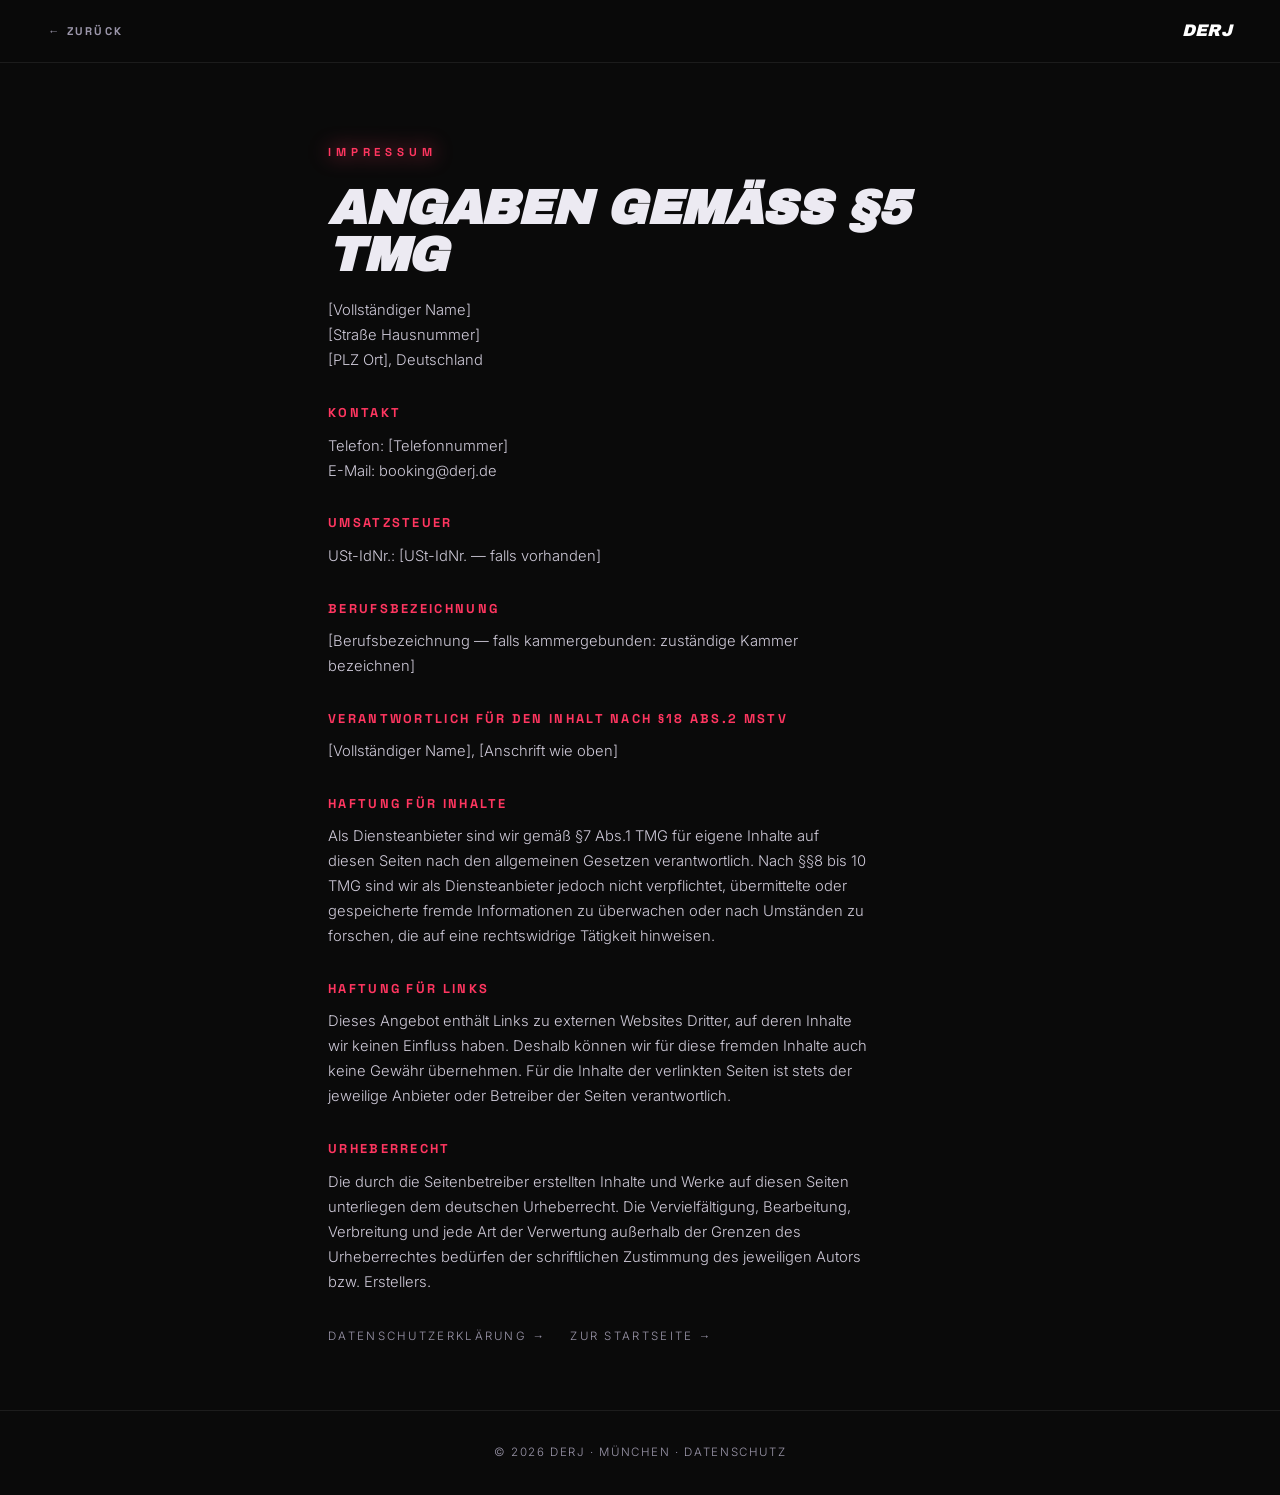
<file: impressum.html>
<!DOCTYPE html>
<html lang="de">
<head>
<meta charset="UTF-8" />
<meta name="viewport" content="width=device-width, initial-scale=1.0" />
<meta name="theme-color" content="#0a0a0a" />
<meta name="robots" content="noindex,nofollow" />
<title>Impressum — DerJ</title>
<link rel="icon" href="data:image/svg+xml,<svg xmlns='http://www.w3.org/2000/svg' viewBox='0 0 100 100'><text y='.9em' font-size='90' font-weight='bold' font-style='italic' fill='%23ff3660'>D</text></svg>" />
<link rel="stylesheet" href="fonts/fonts.css" />
<style>
  :root{--void:#0a0a0a;--neon:#ff3660;--head:#eceaf2;--ink:#cfcad9;--muted:#9c97ab;
    --display:"Space Grotesk",sans-serif;--industrial:"Archivo Black","Anton",sans-serif;--body:"Inter",sans-serif}
  *{margin:0;padding:0;box-sizing:border-box}
  body{background:var(--void);color:var(--ink);font-family:var(--body);font-weight:300;line-height:1.7;
    -webkit-font-smoothing:antialiased;min-height:100vh;display:flex;flex-direction:column}
  .wrap{max-width:720px;margin:0 auto;padding:clamp(2rem,7vw,5rem) clamp(1.5rem,6vw,3rem) 4rem;flex:1;width:100%}
  .top-bar{position:sticky;top:0;z-index:5;display:flex;justify-content:space-between;align-items:center;
    padding:1.05rem clamp(1.2rem,5vw,3rem);background:rgba(10,10,10,.92);backdrop-filter:blur(10px);border-bottom:1px solid #ffffff14}
  .back{color:var(--muted);text-decoration:none;font-family:var(--display);font-weight:700;font-size:.7rem;
    letter-spacing:.2em;text-transform:uppercase;transition:color .3s}
  .back:hover{color:var(--neon)}
  .brand{font-family:var(--industrial);font-style:italic;letter-spacing:.02em;font-size:1.05rem;
    text-transform:uppercase;color:#fff;text-decoration:none}
  .eyebrow{font-family:var(--display);font-weight:700;font-size:.72rem;letter-spacing:.42em;text-transform:uppercase;
    color:var(--neon);margin-bottom:1.4rem;filter:drop-shadow(0 0 10px var(--neon))}
  h2{font-family:var(--industrial);font-style:italic;font-size:clamp(1.8rem,5vw,3rem);line-height:.98;
    letter-spacing:-.01em;text-transform:uppercase;margin-bottom:1.2rem;color:var(--head)}
  h3{font-family:var(--display);font-weight:700;color:var(--neon);font-size:.8rem;letter-spacing:.18em;
    text-transform:uppercase;margin:1.8rem 0 .6rem}
  p{font-size:.92rem;line-height:1.7;color:var(--ink);max-width:60ch;margin-bottom:.6rem}
  .legal-link{display:flex;gap:1.5rem;justify-content:flex-start;margin-top:2rem;flex-wrap:wrap}
  .legal-link a{color:var(--muted);font-size:.72rem;letter-spacing:.2em;text-transform:uppercase;
    text-decoration:none;transition:color .3s}
  .legal-link a:hover{color:var(--neon)}
  footer{border-top:1px solid #ffffff14;padding:2rem clamp(1.5rem,6vw,7rem);text-align:center;
    color:var(--muted);font-size:.72rem;letter-spacing:.14em;text-transform:uppercase}
  footer a{color:var(--muted);text-decoration:none;transition:color .3s}
  footer a:hover{color:var(--neon)}
</style>
</head>
<body>

<div class="top-bar">
  <a href="index.html" class="back">← Zurück</a>
  <a href="index.html" class="brand">DerJ</a>
</div>

<div class="wrap">
  <div class="eyebrow">Impressum</div>
  <h2>Angaben gemäß §5 TMG</h2>
  <p>[Vollständiger Name]<br>
  [Straße Hausnummer]<br>
  [PLZ Ort], Deutschland</p>
  <h3>Kontakt</h3>
  <p>Telefon: [Telefonnummer]<br>
  E-Mail: booking@derj.de</p>
  <h3>Umsatzsteuer</h3>
  <p>USt-IdNr.: [USt-IdNr. — falls vorhanden]</p>
  <h3>Berufsbezeichnung</h3>
  <p>[Berufsbezeichnung — falls kammergebunden: zuständige Kammer bezeichnen]</p>
  <h3>Verantwortlich für den Inhalt nach §18 Abs.2 MStV</h3>
  <p>[Vollständiger Name], [Anschrift wie oben]</p>
  <h3>Haftung für Inhalte</h3>
  <p>Als Diensteanbieter sind wir gemäß §7 Abs.1 TMG für eigene Inhalte auf diesen Seiten nach den allgemeinen Gesetzen verantwortlich. Nach §§8 bis 10 TMG sind wir als Diensteanbieter jedoch nicht verpflichtet, übermittelte oder gespeicherte fremde Informationen zu überwachen oder nach Umständen zu forschen, die auf eine rechtswidrige Tätigkeit hinweisen.</p>
  <h3>Haftung für Links</h3>
  <p>Dieses Angebot enthält Links zu externen Websites Dritter, auf deren Inhalte wir keinen Einfluss haben. Deshalb können wir für diese fremden Inhalte auch keine Gewähr übernehmen. Für die Inhalte der verlinkten Seiten ist stets der jeweilige Anbieter oder Betreiber der Seiten verantwortlich.</p>
  <h3>Urheberrecht</h3>
  <p>Die durch die Seitenbetreiber erstellten Inhalte und Werke auf diesen Seiten unterliegen dem deutschen Urheberrecht. Die Vervielfältigung, Bearbeitung, Verbreitung und jede Art der Verwertung außerhalb der Grenzen des Urheberrechtes bedürfen der schriftlichen Zustimmung des jeweiligen Autors bzw. Erstellers.</p>
  <div class="legal-link">
    <a href="datenschutz.html">Datenschutzerklärung →</a>
    <a href="index.html">Zur Startseite →</a>
  </div>
</div>

<footer>
  <span>© 2026 DerJ · München · <a href="datenschutz.html">Datenschutz</a></span>
</footer>

</body>
</html>
</file>
<file: fonts/fonts.css>
﻿/* vietnamese */
@font-face {
  font-family: 'Anton';
  font-style: normal;
  font-weight: 400;
  font-display: swap;
  src: url(./anton/v27/1Ptgg87LROyAm3K8-C8QSw.woff2) format('woff2');
  unicode-range: U+0102-0103, U+0110-0111, U+0128-0129, U+0168-0169, U+01A0-01A1, U+01AF-01B0, U+0300-0301, U+0303-0304, U+0308-0309, U+0323, U+0329, U+1EA0-1EF9, U+20AB;
}
/* latin-ext */
@font-face {
  font-family: 'Anton';
  font-style: normal;
  font-weight: 400;
  font-display: swap;
  src: url(./anton/v27/1Ptgg87LROyAm3K9-C8QSw.woff2) format('woff2');
  unicode-range: U+0100-02BA, U+02BD-02C5, U+02C7-02CC, U+02CE-02D7, U+02DD-02FF, U+0304, U+0308, U+0329, U+1D00-1DBF, U+1E00-1E9F, U+1EF2-1EFF, U+2020, U+20A0-20AB, U+20AD-20C0, U+2113, U+2C60-2C7F, U+A720-A7FF;
}
/* latin */
@font-face {
  font-family: 'Anton';
  font-style: normal;
  font-weight: 400;
  font-display: swap;
  src: url(./anton/v27/1Ptgg87LROyAm3Kz-C8.woff2) format('woff2');
  unicode-range: U+0000-00FF, U+0131, U+0152-0153, U+02BB-02BC, U+02C6, U+02DA, U+02DC, U+0304, U+0308, U+0329, U+2000-206F, U+20AC, U+2122, U+2191, U+2193, U+2212, U+2215, U+FEFF, U+FFFD;
}
/* latin-ext */
@font-face {
  font-family: 'Archivo Black';
  font-style: normal;
  font-weight: 400;
  font-display: swap;
  src: url(./archivoblack/v23/HTxqL289NzCGg4MzN6KJ7eW6CYKF_i7y.woff2) format('woff2');
  unicode-range: U+0100-02BA, U+02BD-02C5, U+02C7-02CC, U+02CE-02D7, U+02DD-02FF, U+0304, U+0308, U+0329, U+1D00-1DBF, U+1E00-1E9F, U+1EF2-1EFF, U+2020, U+20A0-20AB, U+20AD-20C0, U+2113, U+2C60-2C7F, U+A720-A7FF;
}
/* latin */
@font-face {
  font-family: 'Archivo Black';
  font-style: normal;
  font-weight: 400;
  font-display: swap;
  src: url(./archivoblack/v23/HTxqL289NzCGg4MzN6KJ7eW6CYyF_g.woff2) format('woff2');
  unicode-range: U+0000-00FF, U+0131, U+0152-0153, U+02BB-02BC, U+02C6, U+02DA, U+02DC, U+0304, U+0308, U+0329, U+2000-206F, U+20AC, U+2122, U+2191, U+2193, U+2212, U+2215, U+FEFF, U+FFFD;
}
/* cyrillic-ext */
@font-face {
  font-family: 'Black Ops One';
  font-style: normal;
  font-weight: 400;
  font-display: swap;
  src: url(./blackopsone/v21/qWcsB6-ypo7xBdr6Xshe96H3aDbbtwkh.woff2) format('woff2');
  unicode-range: U+0460-052F, U+1C80-1C8A, U+20B4, U+2DE0-2DFF, U+A640-A69F, U+FE2E-FE2F;
}
/* vietnamese */
@font-face {
  font-family: 'Black Ops One';
  font-style: normal;
  font-weight: 400;
  font-display: swap;
  src: url(./blackopsone/v21/qWcsB6-ypo7xBdr6Xshe96H3aDTbtwkh.woff2) format('woff2');
  unicode-range: U+0102-0103, U+0110-0111, U+0128-0129, U+0168-0169, U+01A0-01A1, U+01AF-01B0, U+0300-0301, U+0303-0304, U+0308-0309, U+0323, U+0329, U+1EA0-1EF9, U+20AB;
}
/* latin-ext */
@font-face {
  font-family: 'Black Ops One';
  font-style: normal;
  font-weight: 400;
  font-display: swap;
  src: url(./blackopsone/v21/qWcsB6-ypo7xBdr6Xshe96H3aDXbtwkh.woff2) format('woff2');
  unicode-range: U+0100-02BA, U+02BD-02C5, U+02C7-02CC, U+02CE-02D7, U+02DD-02FF, U+0304, U+0308, U+0329, U+1D00-1DBF, U+1E00-1E9F, U+1EF2-1EFF, U+2020, U+20A0-20AB, U+20AD-20C0, U+2113, U+2C60-2C7F, U+A720-A7FF;
}
/* latin */
@font-face {
  font-family: 'Black Ops One';
  font-style: normal;
  font-weight: 400;
  font-display: swap;
  src: url(./blackopsone/v21/qWcsB6-ypo7xBdr6Xshe96H3aDvbtw.woff2) format('woff2');
  unicode-range: U+0000-00FF, U+0131, U+0152-0153, U+02BB-02BC, U+02C6, U+02DA, U+02DC, U+0304, U+0308, U+0329, U+2000-206F, U+20AC, U+2122, U+2191, U+2193, U+2212, U+2215, U+FEFF, U+FFFD;
}
/* thai */
@font-face {
  font-family: 'Chakra Petch';
  font-style: italic;
  font-weight: 700;
  font-display: swap;
  src: url(./chakrapetch/v13/cIfnMapbsEk7TDLdtEz1BwkWmpLZRa_T9AIU0g.woff2) format('woff2');
  unicode-range: U+02D7, U+0303, U+0331, U+0E01-0E5B, U+200C-200D, U+25CC;
}
/* vietnamese */
@font-face {
  font-family: 'Chakra Petch';
  font-style: italic;
  font-weight: 700;
  font-display: swap;
  src: url(./chakrapetch/v13/cIfnMapbsEk7TDLdtEz1BwkWmpLZRa_I9AIU0g.woff2) format('woff2');
  unicode-range: U+0102-0103, U+0110-0111, U+0128-0129, U+0168-0169, U+01A0-01A1, U+01AF-01B0, U+0300-0301, U+0303-0304, U+0308-0309, U+0323, U+0329, U+1EA0-1EF9, U+20AB;
}
/* latin-ext */
@font-face {
  font-family: 'Chakra Petch';
  font-style: italic;
  font-weight: 700;
  font-display: swap;
  src: url(./chakrapetch/v13/cIfnMapbsEk7TDLdtEz1BwkWmpLZRa_J9AIU0g.woff2) format('woff2');
  unicode-range: U+0100-02BA, U+02BD-02C5, U+02C7-02CC, U+02CE-02D7, U+02DD-02FF, U+0304, U+0308, U+0329, U+1D00-1DBF, U+1E00-1E9F, U+1EF2-1EFF, U+2020, U+20A0-20AB, U+20AD-20C0, U+2113, U+2C60-2C7F, U+A720-A7FF;
}
/* latin */
@font-face {
  font-family: 'Chakra Petch';
  font-style: italic;
  font-weight: 700;
  font-display: swap;
  src: url(./chakrapetch/v13/cIfnMapbsEk7TDLdtEz1BwkWmpLZRa_H9AI.woff2) format('woff2');
  unicode-range: U+0000-00FF, U+0131, U+0152-0153, U+02BB-02BC, U+02C6, U+02DA, U+02DC, U+0304, U+0308, U+0329, U+2000-206F, U+20AC, U+2122, U+2191, U+2193, U+2212, U+2215, U+FEFF, U+FFFD;
}
/* cyrillic-ext */
@font-face {
  font-family: 'Inter';
  font-style: italic;
  font-weight: 600;
  font-display: swap;
  src: url(./inter/v20/UcCM3FwrK3iLTcvneQg7Ca725JhhKnNqk4j1ebLhAm8SrXTcB9xRh5WFo-4.woff2) format('woff2');
  unicode-range: U+0460-052F, U+1C80-1C8A, U+20B4, U+2DE0-2DFF, U+A640-A69F, U+FE2E-FE2F;
}
/* cyrillic */
@font-face {
  font-family: 'Inter';
  font-style: italic;
  font-weight: 600;
  font-display: swap;
  src: url(./inter/v20/UcCM3FwrK3iLTcvneQg7Ca725JhhKnNqk4j1ebLhAm8SrXTcB9xRjpWFo-4.woff2) format('woff2');
  unicode-range: U+0301, U+0400-045F, U+0490-0491, U+04B0-04B1, U+2116;
}
/* greek-ext */
@font-face {
  font-family: 'Inter';
  font-style: italic;
  font-weight: 600;
  font-display: swap;
  src: url(./inter/v20/UcCM3FwrK3iLTcvneQg7Ca725JhhKnNqk4j1ebLhAm8SrXTcB9xRhpWFo-4.woff2) format('woff2');
  unicode-range: U+1F00-1FFF;
}
/* greek */
@font-face {
  font-family: 'Inter';
  font-style: italic;
  font-weight: 600;
  font-display: swap;
  src: url(./inter/v20/UcCM3FwrK3iLTcvneQg7Ca725JhhKnNqk4j1ebLhAm8SrXTcB9xRiZWFo-4.woff2) format('woff2');
  unicode-range: U+0370-0377, U+037A-037F, U+0384-038A, U+038C, U+038E-03A1, U+03A3-03FF;
}
/* vietnamese */
@font-face {
  font-family: 'Inter';
  font-style: italic;
  font-weight: 600;
  font-display: swap;
  src: url(./inter/v20/UcCM3FwrK3iLTcvneQg7Ca725JhhKnNqk4j1ebLhAm8SrXTcB9xRhZWFo-4.woff2) format('woff2');
  unicode-range: U+0102-0103, U+0110-0111, U+0128-0129, U+0168-0169, U+01A0-01A1, U+01AF-01B0, U+0300-0301, U+0303-0304, U+0308-0309, U+0323, U+0329, U+1EA0-1EF9, U+20AB;
}
/* latin-ext */
@font-face {
  font-family: 'Inter';
  font-style: italic;
  font-weight: 600;
  font-display: swap;
  src: url(./inter/v20/UcCM3FwrK3iLTcvneQg7Ca725JhhKnNqk4j1ebLhAm8SrXTcB9xRhJWFo-4.woff2) format('woff2');
  unicode-range: U+0100-02BA, U+02BD-02C5, U+02C7-02CC, U+02CE-02D7, U+02DD-02FF, U+0304, U+0308, U+0329, U+1D00-1DBF, U+1E00-1E9F, U+1EF2-1EFF, U+2020, U+20A0-20AB, U+20AD-20C0, U+2113, U+2C60-2C7F, U+A720-A7FF;
}
/* latin */
@font-face {
  font-family: 'Inter';
  font-style: italic;
  font-weight: 600;
  font-display: swap;
  src: url(./inter/v20/UcCM3FwrK3iLTcvneQg7Ca725JhhKnNqk4j1ebLhAm8SrXTcB9xRipWF.woff2) format('woff2');
  unicode-range: U+0000-00FF, U+0131, U+0152-0153, U+02BB-02BC, U+02C6, U+02DA, U+02DC, U+0304, U+0308, U+0329, U+2000-206F, U+20AC, U+2122, U+2191, U+2193, U+2212, U+2215, U+FEFF, U+FFFD;
}
/* cyrillic-ext */
@font-face {
  font-family: 'Inter';
  font-style: normal;
  font-weight: 300;
  font-display: swap;
  src: url(./inter/v20/UcC73FwrK3iLTeHuS_nVMrMxCp50SjIa2JL7SUc.woff2) format('woff2');
  unicode-range: U+0460-052F, U+1C80-1C8A, U+20B4, U+2DE0-2DFF, U+A640-A69F, U+FE2E-FE2F;
}
/* cyrillic */
@font-face {
  font-family: 'Inter';
  font-style: normal;
  font-weight: 300;
  font-display: swap;
  src: url(./inter/v20/UcC73FwrK3iLTeHuS_nVMrMxCp50SjIa0ZL7SUc.woff2) format('woff2');
  unicode-range: U+0301, U+0400-045F, U+0490-0491, U+04B0-04B1, U+2116;
}
/* greek-ext */
@font-face {
  font-family: 'Inter';
  font-style: normal;
  font-weight: 300;
  font-display: swap;
  src: url(./inter/v20/UcC73FwrK3iLTeHuS_nVMrMxCp50SjIa2ZL7SUc.woff2) format('woff2');
  unicode-range: U+1F00-1FFF;
}
/* greek */
@font-face {
  font-family: 'Inter';
  font-style: normal;
  font-weight: 300;
  font-display: swap;
  src: url(./inter/v20/UcC73FwrK3iLTeHuS_nVMrMxCp50SjIa1pL7SUc.woff2) format('woff2');
  unicode-range: U+0370-0377, U+037A-037F, U+0384-038A, U+038C, U+038E-03A1, U+03A3-03FF;
}
/* vietnamese */
@font-face {
  font-family: 'Inter';
  font-style: normal;
  font-weight: 300;
  font-display: swap;
  src: url(./inter/v20/UcC73FwrK3iLTeHuS_nVMrMxCp50SjIa2pL7SUc.woff2) format('woff2');
  unicode-range: U+0102-0103, U+0110-0111, U+0128-0129, U+0168-0169, U+01A0-01A1, U+01AF-01B0, U+0300-0301, U+0303-0304, U+0308-0309, U+0323, U+0329, U+1EA0-1EF9, U+20AB;
}
/* latin-ext */
@font-face {
  font-family: 'Inter';
  font-style: normal;
  font-weight: 300;
  font-display: swap;
  src: url(./inter/v20/UcC73FwrK3iLTeHuS_nVMrMxCp50SjIa25L7SUc.woff2) format('woff2');
  unicode-range: U+0100-02BA, U+02BD-02C5, U+02C7-02CC, U+02CE-02D7, U+02DD-02FF, U+0304, U+0308, U+0329, U+1D00-1DBF, U+1E00-1E9F, U+1EF2-1EFF, U+2020, U+20A0-20AB, U+20AD-20C0, U+2113, U+2C60-2C7F, U+A720-A7FF;
}
/* latin */
@font-face {
  font-family: 'Inter';
  font-style: normal;
  font-weight: 300;
  font-display: swap;
  src: url(./inter/v20/UcC73FwrK3iLTeHuS_nVMrMxCp50SjIa1ZL7.woff2) format('woff2');
  unicode-range: U+0000-00FF, U+0131, U+0152-0153, U+02BB-02BC, U+02C6, U+02DA, U+02DC, U+0304, U+0308, U+0329, U+2000-206F, U+20AC, U+2122, U+2191, U+2193, U+2212, U+2215, U+FEFF, U+FFFD;
}
/* cyrillic-ext */
@font-face {
  font-family: 'Inter';
  font-style: normal;
  font-weight: 400;
  font-display: swap;
  src: url(./inter/v20/UcC73FwrK3iLTeHuS_nVMrMxCp50SjIa2JL7SUc.woff2) format('woff2');
  unicode-range: U+0460-052F, U+1C80-1C8A, U+20B4, U+2DE0-2DFF, U+A640-A69F, U+FE2E-FE2F;
}
/* cyrillic */
@font-face {
  font-family: 'Inter';
  font-style: normal;
  font-weight: 400;
  font-display: swap;
  src: url(./inter/v20/UcC73FwrK3iLTeHuS_nVMrMxCp50SjIa0ZL7SUc.woff2) format('woff2');
  unicode-range: U+0301, U+0400-045F, U+0490-0491, U+04B0-04B1, U+2116;
}
/* greek-ext */
@font-face {
  font-family: 'Inter';
  font-style: normal;
  font-weight: 400;
  font-display: swap;
  src: url(./inter/v20/UcC73FwrK3iLTeHuS_nVMrMxCp50SjIa2ZL7SUc.woff2) format('woff2');
  unicode-range: U+1F00-1FFF;
}
/* greek */
@font-face {
  font-family: 'Inter';
  font-style: normal;
  font-weight: 400;
  font-display: swap;
  src: url(./inter/v20/UcC73FwrK3iLTeHuS_nVMrMxCp50SjIa1pL7SUc.woff2) format('woff2');
  unicode-range: U+0370-0377, U+037A-037F, U+0384-038A, U+038C, U+038E-03A1, U+03A3-03FF;
}
/* vietnamese */
@font-face {
  font-family: 'Inter';
  font-style: normal;
  font-weight: 400;
  font-display: swap;
  src: url(./inter/v20/UcC73FwrK3iLTeHuS_nVMrMxCp50SjIa2pL7SUc.woff2) format('woff2');
  unicode-range: U+0102-0103, U+0110-0111, U+0128-0129, U+0168-0169, U+01A0-01A1, U+01AF-01B0, U+0300-0301, U+0303-0304, U+0308-0309, U+0323, U+0329, U+1EA0-1EF9, U+20AB;
}
/* latin-ext */
@font-face {
  font-family: 'Inter';
  font-style: normal;
  font-weight: 400;
  font-display: swap;
  src: url(./inter/v20/UcC73FwrK3iLTeHuS_nVMrMxCp50SjIa25L7SUc.woff2) format('woff2');
  unicode-range: U+0100-02BA, U+02BD-02C5, U+02C7-02CC, U+02CE-02D7, U+02DD-02FF, U+0304, U+0308, U+0329, U+1D00-1DBF, U+1E00-1E9F, U+1EF2-1EFF, U+2020, U+20A0-20AB, U+20AD-20C0, U+2113, U+2C60-2C7F, U+A720-A7FF;
}
/* latin */
@font-face {
  font-family: 'Inter';
  font-style: normal;
  font-weight: 400;
  font-display: swap;
  src: url(./inter/v20/UcC73FwrK3iLTeHuS_nVMrMxCp50SjIa1ZL7.woff2) format('woff2');
  unicode-range: U+0000-00FF, U+0131, U+0152-0153, U+02BB-02BC, U+02C6, U+02DA, U+02DC, U+0304, U+0308, U+0329, U+2000-206F, U+20AC, U+2122, U+2191, U+2193, U+2212, U+2215, U+FEFF, U+FFFD;
}
/* vietnamese */
@font-face {
  font-family: 'Major Mono Display';
  font-style: normal;
  font-weight: 400;
  font-display: swap;
  src: url(./majormonodisplay/v18/RWmVoLyb5fEqtsfBX9PDZIGr2tFubRh7AneREnc.woff2) format('woff2');
  unicode-range: U+0102-0103, U+0110-0111, U+0128-0129, U+0168-0169, U+01A0-01A1, U+01AF-01B0, U+0300-0301, U+0303-0304, U+0308-0309, U+0323, U+0329, U+1EA0-1EF9, U+20AB;
}
/* latin-ext */
@font-face {
  font-family: 'Major Mono Display';
  font-style: normal;
  font-weight: 400;
  font-display: swap;
  src: url(./majormonodisplay/v18/RWmVoLyb5fEqtsfBX9PDZIGr2tFubRh7A3eREnc.woff2) format('woff2');
  unicode-range: U+0100-02BA, U+02BD-02C5, U+02C7-02CC, U+02CE-02D7, U+02DD-02FF, U+0304, U+0308, U+0329, U+1D00-1DBF, U+1E00-1E9F, U+1EF2-1EFF, U+2020, U+20A0-20AB, U+20AD-20C0, U+2113, U+2C60-2C7F, U+A720-A7FF;
}
/* latin */
@font-face {
  font-family: 'Major Mono Display';
  font-style: normal;
  font-weight: 400;
  font-display: swap;
  src: url(./majormonodisplay/v18/RWmVoLyb5fEqtsfBX9PDZIGr2tFubRh7DXeR.woff2) format('woff2');
  unicode-range: U+0000-00FF, U+0131, U+0152-0153, U+02BB-02BC, U+02C6, U+02DA, U+02DC, U+0304, U+0308, U+0329, U+2000-206F, U+20AC, U+2122, U+2191, U+2193, U+2212, U+2215, U+FEFF, U+FFFD;
}
/* latin */
@font-face {
  font-family: 'Orbitron';
  font-style: normal;
  font-weight: 900;
  font-display: swap;
  src: url(./orbitron/v35/yMJMMIlzdpvBhQQL_SC3X9yhF25-T1nysimBoWgz.woff2) format('woff2');
  unicode-range: U+0000-00FF, U+0131, U+0152-0153, U+02BB-02BC, U+02C6, U+02DA, U+02DC, U+0304, U+0308, U+0329, U+2000-206F, U+20AC, U+2122, U+2191, U+2193, U+2212, U+2215, U+FEFF, U+FFFD;
}
/* vietnamese */
@font-face {
  font-family: 'Space Grotesk';
  font-style: normal;
  font-weight: 500;
  font-display: swap;
  src: url(./spacegrotesk/v22/V8mDoQDjQSkFtoMM3T6r8E7mPb54C-s0.woff2) format('woff2');
  unicode-range: U+0102-0103, U+0110-0111, U+0128-0129, U+0168-0169, U+01A0-01A1, U+01AF-01B0, U+0300-0301, U+0303-0304, U+0308-0309, U+0323, U+0329, U+1EA0-1EF9, U+20AB;
}
/* latin-ext */
@font-face {
  font-family: 'Space Grotesk';
  font-style: normal;
  font-weight: 500;
  font-display: swap;
  src: url(./spacegrotesk/v22/V8mDoQDjQSkFtoMM3T6r8E7mPb94C-s0.woff2) format('woff2');
  unicode-range: U+0100-02BA, U+02BD-02C5, U+02C7-02CC, U+02CE-02D7, U+02DD-02FF, U+0304, U+0308, U+0329, U+1D00-1DBF, U+1E00-1E9F, U+1EF2-1EFF, U+2020, U+20A0-20AB, U+20AD-20C0, U+2113, U+2C60-2C7F, U+A720-A7FF;
}
/* latin */
@font-face {
  font-family: 'Space Grotesk';
  font-style: normal;
  font-weight: 500;
  font-display: swap;
  src: url(./spacegrotesk/v22/V8mDoQDjQSkFtoMM3T6r8E7mPbF4Cw.woff2) format('woff2');
  unicode-range: U+0000-00FF, U+0131, U+0152-0153, U+02BB-02BC, U+02C6, U+02DA, U+02DC, U+0304, U+0308, U+0329, U+2000-206F, U+20AC, U+2122, U+2191, U+2193, U+2212, U+2215, U+FEFF, U+FFFD;
}
/* vietnamese */
@font-face {
  font-family: 'Space Grotesk';
  font-style: normal;
  font-weight: 700;
  font-display: swap;
  src: url(./spacegrotesk/v22/V8mDoQDjQSkFtoMM3T6r8E7mPb54C-s0.woff2) format('woff2');
  unicode-range: U+0102-0103, U+0110-0111, U+0128-0129, U+0168-0169, U+01A0-01A1, U+01AF-01B0, U+0300-0301, U+0303-0304, U+0308-0309, U+0323, U+0329, U+1EA0-1EF9, U+20AB;
}
/* latin-ext */
@font-face {
  font-family: 'Space Grotesk';
  font-style: normal;
  font-weight: 700;
  font-display: swap;
  src: url(./spacegrotesk/v22/V8mDoQDjQSkFtoMM3T6r8E7mPb94C-s0.woff2) format('woff2');
  unicode-range: U+0100-02BA, U+02BD-02C5, U+02C7-02CC, U+02CE-02D7, U+02DD-02FF, U+0304, U+0308, U+0329, U+1D00-1DBF, U+1E00-1E9F, U+1EF2-1EFF, U+2020, U+20A0-20AB, U+20AD-20C0, U+2113, U+2C60-2C7F, U+A720-A7FF;
}
/* latin */
@font-face {
  font-family: 'Space Grotesk';
  font-style: normal;
  font-weight: 700;
  font-display: swap;
  src: url(./spacegrotesk/v22/V8mDoQDjQSkFtoMM3T6r8E7mPbF4Cw.woff2) format('woff2');
  unicode-range: U+0000-00FF, U+0131, U+0152-0153, U+02BB-02BC, U+02C6, U+02DA, U+02DC, U+0304, U+0308, U+0329, U+2000-206F, U+20AC, U+2122, U+2191, U+2193, U+2212, U+2215, U+FEFF, U+FFFD;
}
/* latin-ext */
@font-face {
  font-family: 'Syne Mono';
  font-style: normal;
  font-weight: 400;
  font-display: swap;
  src: url(./synemono/v16/K2FzfZNHj_FHBmRbFvHDK6qlPys.woff2) format('woff2');
  unicode-range: U+0100-02BA, U+02BD-02C5, U+02C7-02CC, U+02CE-02D7, U+02DD-02FF, U+0304, U+0308, U+0329, U+1D00-1DBF, U+1E00-1E9F, U+1EF2-1EFF, U+2020, U+20A0-20AB, U+20AD-20C0, U+2113, U+2C60-2C7F, U+A720-A7FF;
}
/* latin */
@font-face {
  font-family: 'Syne Mono';
  font-style: normal;
  font-weight: 400;
  font-display: swap;
  src: url(./synemono/v16/K2FzfZNHj_FHBmRbFvHDJaql.woff2) format('woff2');
  unicode-range: U+0000-00FF, U+0131, U+0152-0153, U+02BB-02BC, U+02C6, U+02DA, U+02DC, U+0304, U+0308, U+0329, U+2000-206F, U+20AC, U+2122, U+2191, U+2193, U+2212, U+2215, U+FEFF, U+FFFD;
}
/* vietnamese */
@font-face {
  font-family: 'VT323';
  font-style: normal;
  font-weight: 400;
  font-display: swap;
  src: url(./vt323/v18/pxiKyp0ihIEF2isQFJXGdg.woff2) format('woff2');
  unicode-range: U+0102-0103, U+0110-0111, U+0128-0129, U+0168-0169, U+01A0-01A1, U+01AF-01B0, U+0300-0301, U+0303-0304, U+0308-0309, U+0323, U+0329, U+1EA0-1EF9, U+20AB;
}
/* latin-ext */
@font-face {
  font-family: 'VT323';
  font-style: normal;
  font-weight: 400;
  font-display: swap;
  src: url(./vt323/v18/pxiKyp0ihIEF2isRFJXGdg.woff2) format('woff2');
  unicode-range: U+0100-02BA, U+02BD-02C5, U+02C7-02CC, U+02CE-02D7, U+02DD-02FF, U+0304, U+0308, U+0329, U+1D00-1DBF, U+1E00-1E9F, U+1EF2-1EFF, U+2020, U+20A0-20AB, U+20AD-20C0, U+2113, U+2C60-2C7F, U+A720-A7FF;
}
/* latin */
@font-face {
  font-family: 'VT323';
  font-style: normal;
  font-weight: 400;
  font-display: swap;
  src: url(./vt323/v18/pxiKyp0ihIEF2isfFJU.woff2) format('woff2');
  unicode-range: U+0000-00FF, U+0131, U+0152-0153, U+02BB-02BC, U+02C6, U+02DA, U+02DC, U+0304, U+0308, U+0329, U+2000-206F, U+20AC, U+2122, U+2191, U+2193, U+2212, U+2215, U+FEFF, U+FFFD;
}
/* latin */
@font-face {
  font-family: 'Wallpoet';
  font-style: normal;
  font-weight: 400;
  font-display: swap;
  src: url(./wallpoet/v21/f0X10em2_8RnXVVdUObp58Q.woff2) format('woff2');
  unicode-range: U+0000-00FF, U+0131, U+0152-0153, U+02BB-02BC, U+02C6, U+02DA, U+02DC, U+0304, U+0308, U+0329, U+2000-206F, U+20AC, U+2122, U+2191, U+2193, U+2212, U+2215, U+FEFF, U+FFFD;
}

/* ==== self-hosted faces (Unbounded / Archivo / DM Mono) ==== */
/* Archivo italic 400 */
@font-face {
  font-family: 'Archivo';
  font-style: italic;
  font-weight: 400;
  font-display: swap;
  src: url(./archivo/k3k8o8UDI-1M0wlSfdzyIEkpwTM29hr-8mTYIRyOSVz60_PG_HCBsydkD0_SVQ.woff2) format('woff2');
  unicode-range: U+0102-0103, U+0110-0111, U+0128-0129, U+0168-0169, U+01A0-01A1, U+01AF-01B0, U+0300-0301, U+0303-0304, U+0308-0309, U+0323, U+0329, U+1EA0-1EF9, U+20AB;
}
/* Archivo italic 400 */
@font-face {
  font-family: 'Archivo';
  font-style: italic;
  font-weight: 400;
  font-display: swap;
  src: url(./archivo/k3k8o8UDI-1M0wlSfdzyIEkpwTM29hr-8mTYIRyOSVz60_PG_HCBsydlD0_SVQ.woff2) format('woff2');
  unicode-range: U+0100-02BA, U+02BD-02C5, U+02C7-02CC, U+02CE-02D7, U+02DD-02FF, U+0304, U+0308, U+0329, U+1D00-1DBF, U+1E00-1E9F, U+1EF2-1EFF, U+2020, U+20A0-20AB, U+20AD-20C4, U+2113, U+2C60-2C7F, U+A720-A7FF;
}
/* Archivo italic 400 */
@font-face {
  font-family: 'Archivo';
  font-style: italic;
  font-weight: 400;
  font-display: swap;
  src: url(./archivo/k3k8o8UDI-1M0wlSfdzyIEkpwTM29hr-8mTYIRyOSVz60_PG_HCBsydrD08.woff2) format('woff2');
  unicode-range: U+0000-00FF, U+0131, U+0152-0153, U+02BB-02BC, U+02C6, U+02DA, U+02DC, U+0304, U+0308, U+0329, U+2000-206F, U+20AC, U+2122, U+2191, U+2193, U+2212, U+2215, U+FEFF, U+FFFD;
}
/* Archivo normal 400 */
@font-face {
  font-family: 'Archivo';
  font-style: normal;
  font-weight: 400;
  font-display: swap;
  src: url(./archivo/k3kPo8UDI-1M0wlSV9XAw6lQkqWY8Q82sLySOxK-vA.woff2) format('woff2');
  unicode-range: U+0102-0103, U+0110-0111, U+0128-0129, U+0168-0169, U+01A0-01A1, U+01AF-01B0, U+0300-0301, U+0303-0304, U+0308-0309, U+0323, U+0329, U+1EA0-1EF9, U+20AB;
}
/* Archivo normal 400 */
@font-face {
  font-family: 'Archivo';
  font-style: normal;
  font-weight: 400;
  font-display: swap;
  src: url(./archivo/k3kPo8UDI-1M0wlSV9XAw6lQkqWY8Q82sLyTOxK-vA.woff2) format('woff2');
  unicode-range: U+0100-02BA, U+02BD-02C5, U+02C7-02CC, U+02CE-02D7, U+02DD-02FF, U+0304, U+0308, U+0329, U+1D00-1DBF, U+1E00-1E9F, U+1EF2-1EFF, U+2020, U+20A0-20AB, U+20AD-20C4, U+2113, U+2C60-2C7F, U+A720-A7FF;
}
/* Archivo normal 400 */
@font-face {
  font-family: 'Archivo';
  font-style: normal;
  font-weight: 400;
  font-display: swap;
  src: url(./archivo/k3kPo8UDI-1M0wlSV9XAw6lQkqWY8Q82sLydOxI.woff2) format('woff2');
  unicode-range: U+0000-00FF, U+0131, U+0152-0153, U+02BB-02BC, U+02C6, U+02DA, U+02DC, U+0304, U+0308, U+0329, U+2000-206F, U+20AC, U+2122, U+2191, U+2193, U+2212, U+2215, U+FEFF, U+FFFD;
}
/* Archivo normal 500 */
@font-face {
  font-family: 'Archivo';
  font-style: normal;
  font-weight: 500;
  font-display: swap;
  src: url(./archivo/k3kPo8UDI-1M0wlSV9XAw6lQkqWY8Q82sLySOxK-vA.woff2) format('woff2');
  unicode-range: U+0102-0103, U+0110-0111, U+0128-0129, U+0168-0169, U+01A0-01A1, U+01AF-01B0, U+0300-0301, U+0303-0304, U+0308-0309, U+0323, U+0329, U+1EA0-1EF9, U+20AB;
}
/* Archivo normal 500 */
@font-face {
  font-family: 'Archivo';
  font-style: normal;
  font-weight: 500;
  font-display: swap;
  src: url(./archivo/k3kPo8UDI-1M0wlSV9XAw6lQkqWY8Q82sLyTOxK-vA.woff2) format('woff2');
  unicode-range: U+0100-02BA, U+02BD-02C5, U+02C7-02CC, U+02CE-02D7, U+02DD-02FF, U+0304, U+0308, U+0329, U+1D00-1DBF, U+1E00-1E9F, U+1EF2-1EFF, U+2020, U+20A0-20AB, U+20AD-20C4, U+2113, U+2C60-2C7F, U+A720-A7FF;
}
/* Archivo normal 500 */
@font-face {
  font-family: 'Archivo';
  font-style: normal;
  font-weight: 500;
  font-display: swap;
  src: url(./archivo/k3kPo8UDI-1M0wlSV9XAw6lQkqWY8Q82sLydOxI.woff2) format('woff2');
  unicode-range: U+0000-00FF, U+0131, U+0152-0153, U+02BB-02BC, U+02C6, U+02DA, U+02DC, U+0304, U+0308, U+0329, U+2000-206F, U+20AC, U+2122, U+2191, U+2193, U+2212, U+2215, U+FEFF, U+FFFD;
}
/* Archivo normal 700 */
@font-face {
  font-family: 'Archivo';
  font-style: normal;
  font-weight: 700;
  font-display: swap;
  src: url(./archivo/k3kPo8UDI-1M0wlSV9XAw6lQkqWY8Q82sLySOxK-vA.woff2) format('woff2');
  unicode-range: U+0102-0103, U+0110-0111, U+0128-0129, U+0168-0169, U+01A0-01A1, U+01AF-01B0, U+0300-0301, U+0303-0304, U+0308-0309, U+0323, U+0329, U+1EA0-1EF9, U+20AB;
}
/* Archivo normal 700 */
@font-face {
  font-family: 'Archivo';
  font-style: normal;
  font-weight: 700;
  font-display: swap;
  src: url(./archivo/k3kPo8UDI-1M0wlSV9XAw6lQkqWY8Q82sLyTOxK-vA.woff2) format('woff2');
  unicode-range: U+0100-02BA, U+02BD-02C5, U+02C7-02CC, U+02CE-02D7, U+02DD-02FF, U+0304, U+0308, U+0329, U+1D00-1DBF, U+1E00-1E9F, U+1EF2-1EFF, U+2020, U+20A0-20AB, U+20AD-20C4, U+2113, U+2C60-2C7F, U+A720-A7FF;
}
/* Archivo normal 700 */
@font-face {
  font-family: 'Archivo';
  font-style: normal;
  font-weight: 700;
  font-display: swap;
  src: url(./archivo/k3kPo8UDI-1M0wlSV9XAw6lQkqWY8Q82sLydOxI.woff2) format('woff2');
  unicode-range: U+0000-00FF, U+0131, U+0152-0153, U+02BB-02BC, U+02C6, U+02DA, U+02DC, U+0304, U+0308, U+0329, U+2000-206F, U+20AC, U+2122, U+2191, U+2193, U+2212, U+2215, U+FEFF, U+FFFD;
}
/* Archivo normal 900 */
@font-face {
  font-family: 'Archivo';
  font-style: normal;
  font-weight: 900;
  font-display: swap;
  src: url(./archivo/k3kPo8UDI-1M0wlSV9XAw6lQkqWY8Q82sLySOxK-vA.woff2) format('woff2');
  unicode-range: U+0102-0103, U+0110-0111, U+0128-0129, U+0168-0169, U+01A0-01A1, U+01AF-01B0, U+0300-0301, U+0303-0304, U+0308-0309, U+0323, U+0329, U+1EA0-1EF9, U+20AB;
}
/* Archivo normal 900 */
@font-face {
  font-family: 'Archivo';
  font-style: normal;
  font-weight: 900;
  font-display: swap;
  src: url(./archivo/k3kPo8UDI-1M0wlSV9XAw6lQkqWY8Q82sLyTOxK-vA.woff2) format('woff2');
  unicode-range: U+0100-02BA, U+02BD-02C5, U+02C7-02CC, U+02CE-02D7, U+02DD-02FF, U+0304, U+0308, U+0329, U+1D00-1DBF, U+1E00-1E9F, U+1EF2-1EFF, U+2020, U+20A0-20AB, U+20AD-20C4, U+2113, U+2C60-2C7F, U+A720-A7FF;
}
/* Archivo normal 900 */
@font-face {
  font-family: 'Archivo';
  font-style: normal;
  font-weight: 900;
  font-display: swap;
  src: url(./archivo/k3kPo8UDI-1M0wlSV9XAw6lQkqWY8Q82sLydOxI.woff2) format('woff2');
  unicode-range: U+0000-00FF, U+0131, U+0152-0153, U+02BB-02BC, U+02C6, U+02DA, U+02DC, U+0304, U+0308, U+0329, U+2000-206F, U+20AC, U+2122, U+2191, U+2193, U+2212, U+2215, U+FEFF, U+FFFD;
}
/* DM Mono normal 400 */
@font-face {
  font-family: 'DM Mono';
  font-style: normal;
  font-weight: 400;
  font-display: swap;
  src: url(./dmmono/aFTU7PB1QTsUX8KYthSQBLyM.woff2) format('woff2');
  unicode-range: U+0100-02BA, U+02BD-02C5, U+02C7-02CC, U+02CE-02D7, U+02DD-02FF, U+0304, U+0308, U+0329, U+1D00-1DBF, U+1E00-1E9F, U+1EF2-1EFF, U+2020, U+20A0-20AB, U+20AD-20C4, U+2113, U+2C60-2C7F, U+A720-A7FF;
}
/* DM Mono normal 400 */
@font-face {
  font-family: 'DM Mono';
  font-style: normal;
  font-weight: 400;
  font-display: swap;
  src: url(./dmmono/aFTU7PB1QTsUX8KYthqQBA.woff2) format('woff2');
  unicode-range: U+0000-00FF, U+0131, U+0152-0153, U+02BB-02BC, U+02C6, U+02DA, U+02DC, U+0304, U+0308, U+0329, U+2000-206F, U+20AC, U+2122, U+2191, U+2193, U+2212, U+2215, U+FEFF, U+FFFD;
}
/* DM Mono normal 500 */
@font-face {
  font-family: 'DM Mono';
  font-style: normal;
  font-weight: 500;
  font-display: swap;
  src: url(./dmmono/aFTR7PB1QTsUX8KYvumzEY2tbZX9.woff2) format('woff2');
  unicode-range: U+0100-02BA, U+02BD-02C5, U+02C7-02CC, U+02CE-02D7, U+02DD-02FF, U+0304, U+0308, U+0329, U+1D00-1DBF, U+1E00-1E9F, U+1EF2-1EFF, U+2020, U+20A0-20AB, U+20AD-20C4, U+2113, U+2C60-2C7F, U+A720-A7FF;
}
/* DM Mono normal 500 */
@font-face {
  font-family: 'DM Mono';
  font-style: normal;
  font-weight: 500;
  font-display: swap;
  src: url(./dmmono/aFTR7PB1QTsUX8KYvumzEYOtbQ.woff2) format('woff2');
  unicode-range: U+0000-00FF, U+0131, U+0152-0153, U+02BB-02BC, U+02C6, U+02DA, U+02DC, U+0304, U+0308, U+0329, U+2000-206F, U+20AC, U+2122, U+2191, U+2193, U+2212, U+2215, U+FEFF, U+FFFD;
}
/* Unbounded normal 500 */
@font-face {
  font-family: 'Unbounded';
  font-style: normal;
  font-weight: 500;
  font-display: swap;
  src: url(./unbounded/Yq6W-LOTXCb04q32xlpwtsZfrxE.woff2) format('woff2');
  unicode-range: U+0460-052F, U+1C80-1C8A, U+20B4, U+2DE0-2DFF, U+A640-A69F, U+FE2E-FE2F;
}
/* Unbounded normal 500 */
@font-face {
  font-family: 'Unbounded';
  font-style: normal;
  font-weight: 500;
  font-display: swap;
  src: url(./unbounded/Yq6W-LOTXCb04q32xlpwv8ZfrxE.woff2) format('woff2');
  unicode-range: U+0301, U+0400-045F, U+0490-0491, U+04B0-04B1, U+2116;
}
/* Unbounded normal 500 */
@font-face {
  font-family: 'Unbounded';
  font-style: normal;
  font-weight: 500;
  font-display: swap;
  src: url(./unbounded/Yq6W-LOTXCb04q32xlpwtMZfrxE.woff2) format('woff2');
  unicode-range: U+0102-0103, U+0110-0111, U+0128-0129, U+0168-0169, U+01A0-01A1, U+01AF-01B0, U+0300-0301, U+0303-0304, U+0308-0309, U+0323, U+0329, U+1EA0-1EF9, U+20AB;
}
/* Unbounded normal 500 */
@font-face {
  font-family: 'Unbounded';
  font-style: normal;
  font-weight: 500;
  font-display: swap;
  src: url(./unbounded/Yq6W-LOTXCb04q32xlpwtcZfrxE.woff2) format('woff2');
  unicode-range: U+0100-02BA, U+02BD-02C5, U+02C7-02CC, U+02CE-02D7, U+02DD-02FF, U+0304, U+0308, U+0329, U+1D00-1DBF, U+1E00-1E9F, U+1EF2-1EFF, U+2020, U+20A0-20AB, U+20AD-20C4, U+2113, U+2C60-2C7F, U+A720-A7FF;
}
/* Unbounded normal 500 */
@font-face {
  font-family: 'Unbounded';
  font-style: normal;
  font-weight: 500;
  font-display: swap;
  src: url(./unbounded/Yq6W-LOTXCb04q32xlpwu8Zf.woff2) format('woff2');
  unicode-range: U+0000-00FF, U+0131, U+0152-0153, U+02BB-02BC, U+02C6, U+02DA, U+02DC, U+0304, U+0308, U+0329, U+2000-206F, U+20AC, U+2122, U+2191, U+2193, U+2212, U+2215, U+FEFF, U+FFFD;
}
/* Unbounded normal 700 */
@font-face {
  font-family: 'Unbounded';
  font-style: normal;
  font-weight: 700;
  font-display: swap;
  src: url(./unbounded/Yq6W-LOTXCb04q32xlpwtsZfrxE.woff2) format('woff2');
  unicode-range: U+0460-052F, U+1C80-1C8A, U+20B4, U+2DE0-2DFF, U+A640-A69F, U+FE2E-FE2F;
}
/* Unbounded normal 700 */
@font-face {
  font-family: 'Unbounded';
  font-style: normal;
  font-weight: 700;
  font-display: swap;
  src: url(./unbounded/Yq6W-LOTXCb04q32xlpwv8ZfrxE.woff2) format('woff2');
  unicode-range: U+0301, U+0400-045F, U+0490-0491, U+04B0-04B1, U+2116;
}
/* Unbounded normal 700 */
@font-face {
  font-family: 'Unbounded';
  font-style: normal;
  font-weight: 700;
  font-display: swap;
  src: url(./unbounded/Yq6W-LOTXCb04q32xlpwtMZfrxE.woff2) format('woff2');
  unicode-range: U+0102-0103, U+0110-0111, U+0128-0129, U+0168-0169, U+01A0-01A1, U+01AF-01B0, U+0300-0301, U+0303-0304, U+0308-0309, U+0323, U+0329, U+1EA0-1EF9, U+20AB;
}
/* Unbounded normal 700 */
@font-face {
  font-family: 'Unbounded';
  font-style: normal;
  font-weight: 700;
  font-display: swap;
  src: url(./unbounded/Yq6W-LOTXCb04q32xlpwtcZfrxE.woff2) format('woff2');
  unicode-range: U+0100-02BA, U+02BD-02C5, U+02C7-02CC, U+02CE-02D7, U+02DD-02FF, U+0304, U+0308, U+0329, U+1D00-1DBF, U+1E00-1E9F, U+1EF2-1EFF, U+2020, U+20A0-20AB, U+20AD-20C4, U+2113, U+2C60-2C7F, U+A720-A7FF;
}
/* Unbounded normal 700 */
@font-face {
  font-family: 'Unbounded';
  font-style: normal;
  font-weight: 700;
  font-display: swap;
  src: url(./unbounded/Yq6W-LOTXCb04q32xlpwu8Zf.woff2) format('woff2');
  unicode-range: U+0000-00FF, U+0131, U+0152-0153, U+02BB-02BC, U+02C6, U+02DA, U+02DC, U+0304, U+0308, U+0329, U+2000-206F, U+20AC, U+2122, U+2191, U+2193, U+2212, U+2215, U+FEFF, U+FFFD;
}
/* Unbounded normal 900 */
@font-face {
  font-family: 'Unbounded';
  font-style: normal;
  font-weight: 900;
  font-display: swap;
  src: url(./unbounded/Yq6W-LOTXCb04q32xlpwtsZfrxE.woff2) format('woff2');
  unicode-range: U+0460-052F, U+1C80-1C8A, U+20B4, U+2DE0-2DFF, U+A640-A69F, U+FE2E-FE2F;
}
/* Unbounded normal 900 */
@font-face {
  font-family: 'Unbounded';
  font-style: normal;
  font-weight: 900;
  font-display: swap;
  src: url(./unbounded/Yq6W-LOTXCb04q32xlpwv8ZfrxE.woff2) format('woff2');
  unicode-range: U+0301, U+0400-045F, U+0490-0491, U+04B0-04B1, U+2116;
}
/* Unbounded normal 900 */
@font-face {
  font-family: 'Unbounded';
  font-style: normal;
  font-weight: 900;
  font-display: swap;
  src: url(./unbounded/Yq6W-LOTXCb04q32xlpwtMZfrxE.woff2) format('woff2');
  unicode-range: U+0102-0103, U+0110-0111, U+0128-0129, U+0168-0169, U+01A0-01A1, U+01AF-01B0, U+0300-0301, U+0303-0304, U+0308-0309, U+0323, U+0329, U+1EA0-1EF9, U+20AB;
}
/* Unbounded normal 900 */
@font-face {
  font-family: 'Unbounded';
  font-style: normal;
  font-weight: 900;
  font-display: swap;
  src: url(./unbounded/Yq6W-LOTXCb04q32xlpwtcZfrxE.woff2) format('woff2');
  unicode-range: U+0100-02BA, U+02BD-02C5, U+02C7-02CC, U+02CE-02D7, U+02DD-02FF, U+0304, U+0308, U+0329, U+1D00-1DBF, U+1E00-1E9F, U+1EF2-1EFF, U+2020, U+20A0-20AB, U+20AD-20C4, U+2113, U+2C60-2C7F, U+A720-A7FF;
}
/* Unbounded normal 900 */
@font-face {
  font-family: 'Unbounded';
  font-style: normal;
  font-weight: 900;
  font-display: swap;
  src: url(./unbounded/Yq6W-LOTXCb04q32xlpwu8Zf.woff2) format('woff2');
  unicode-range: U+0000-00FF, U+0131, U+0152-0153, U+02BB-02BC, U+02C6, U+02DA, U+02DC, U+0304, U+0308, U+0329, U+2000-206F, U+20AC, U+2122, U+2191, U+2193, U+2212, U+2215, U+FEFF, U+FFFD;
}
</file>
